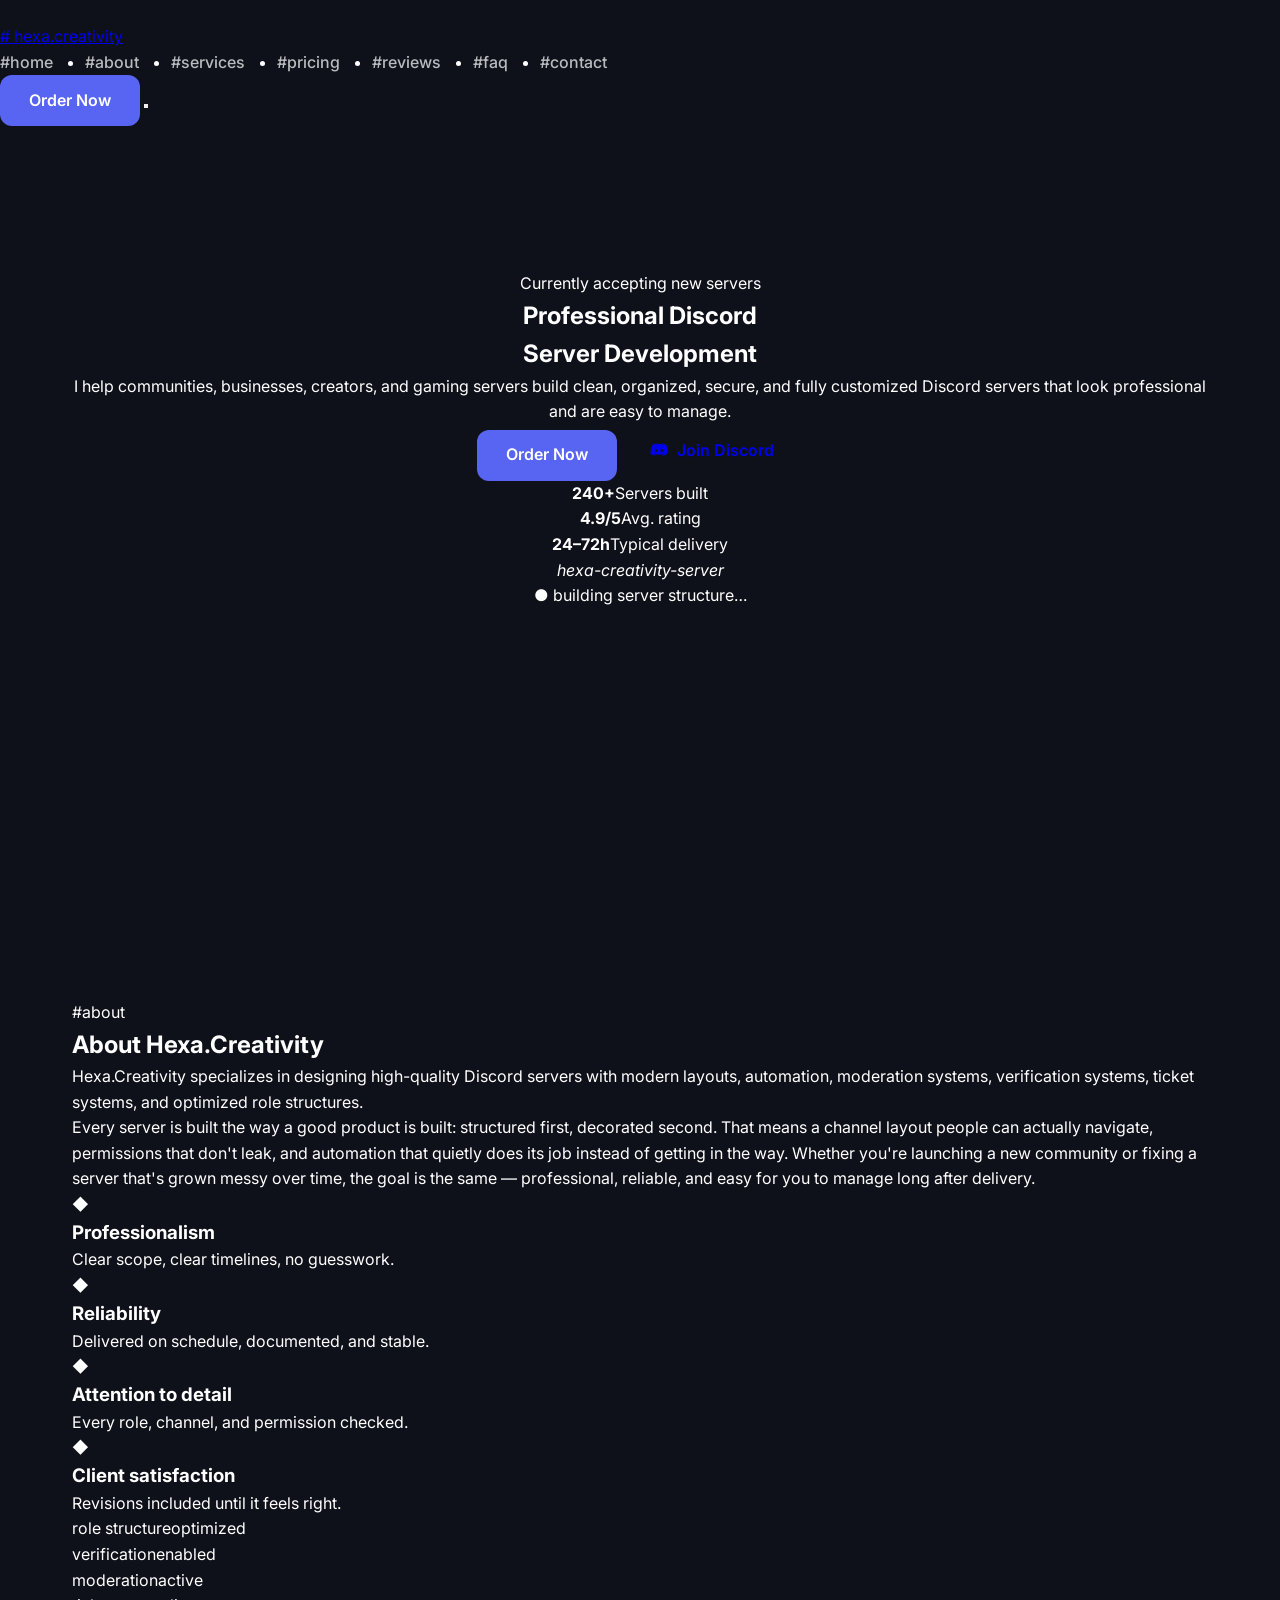
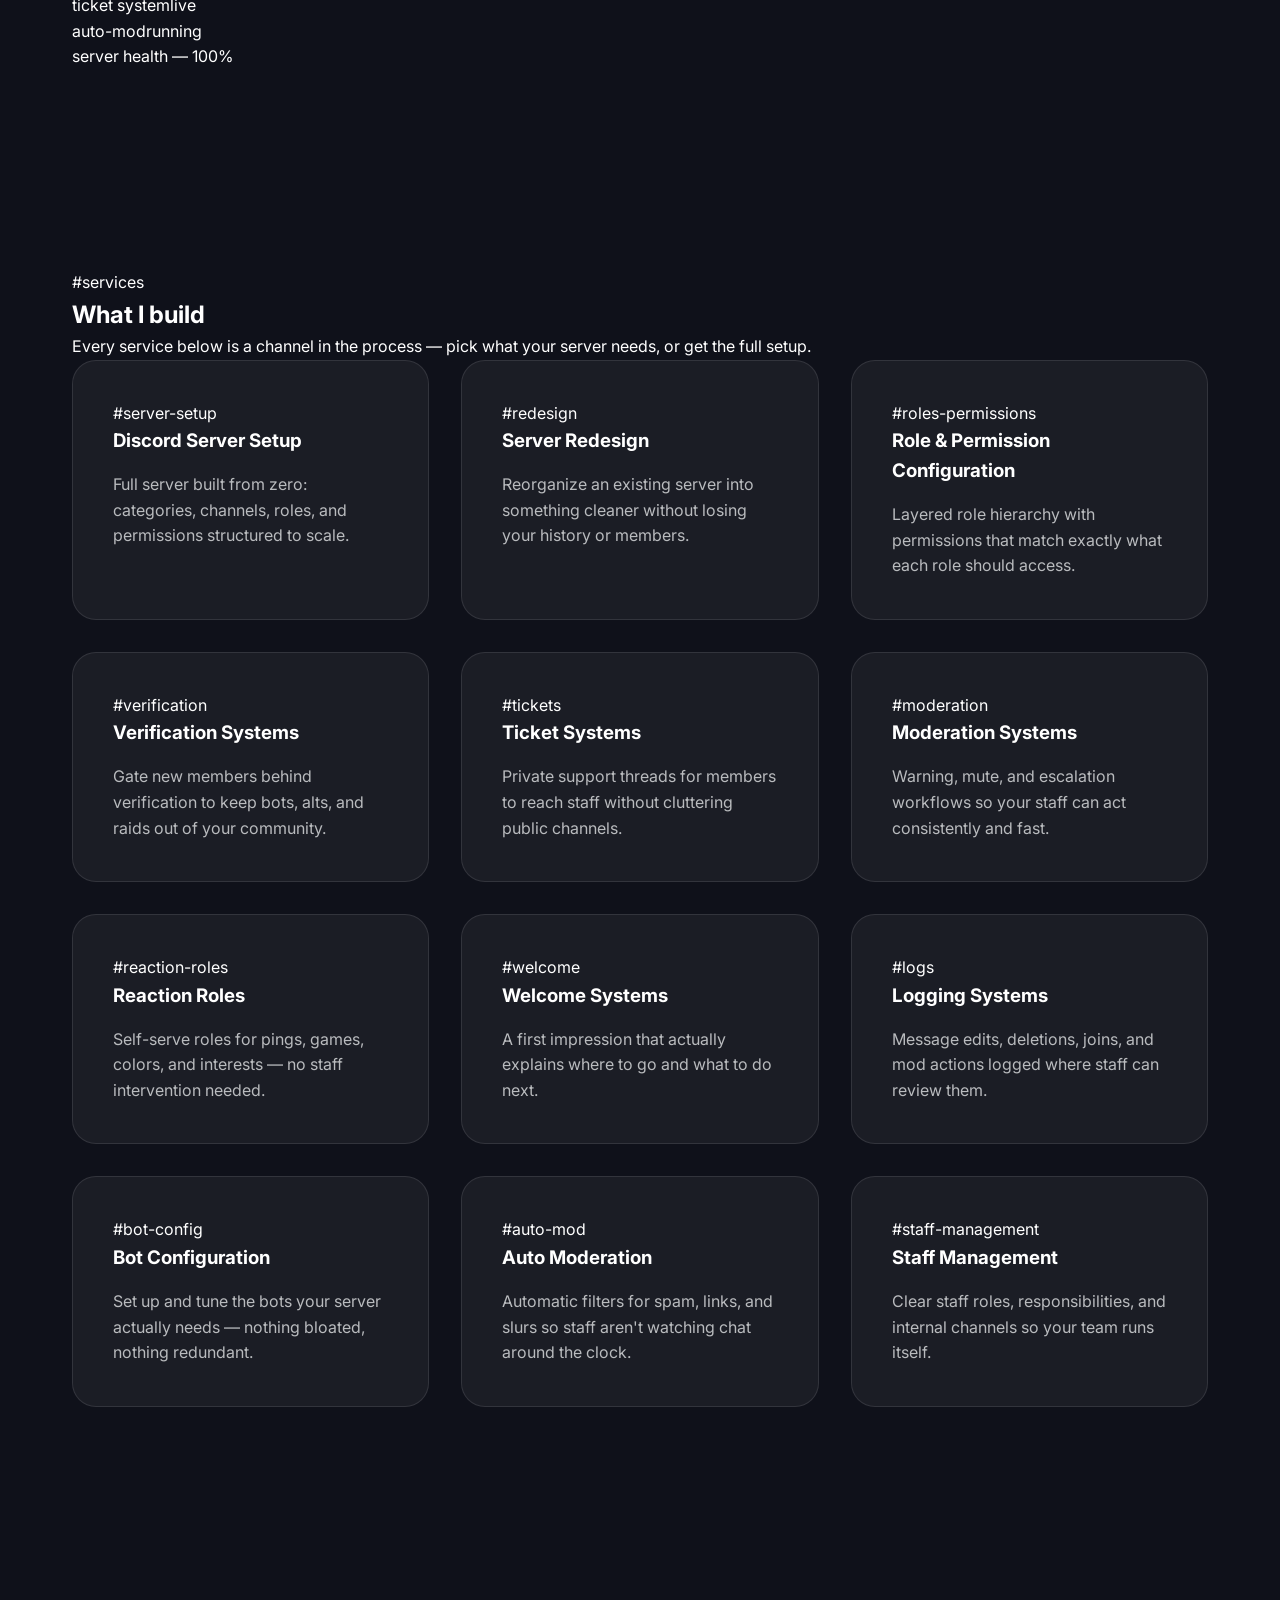
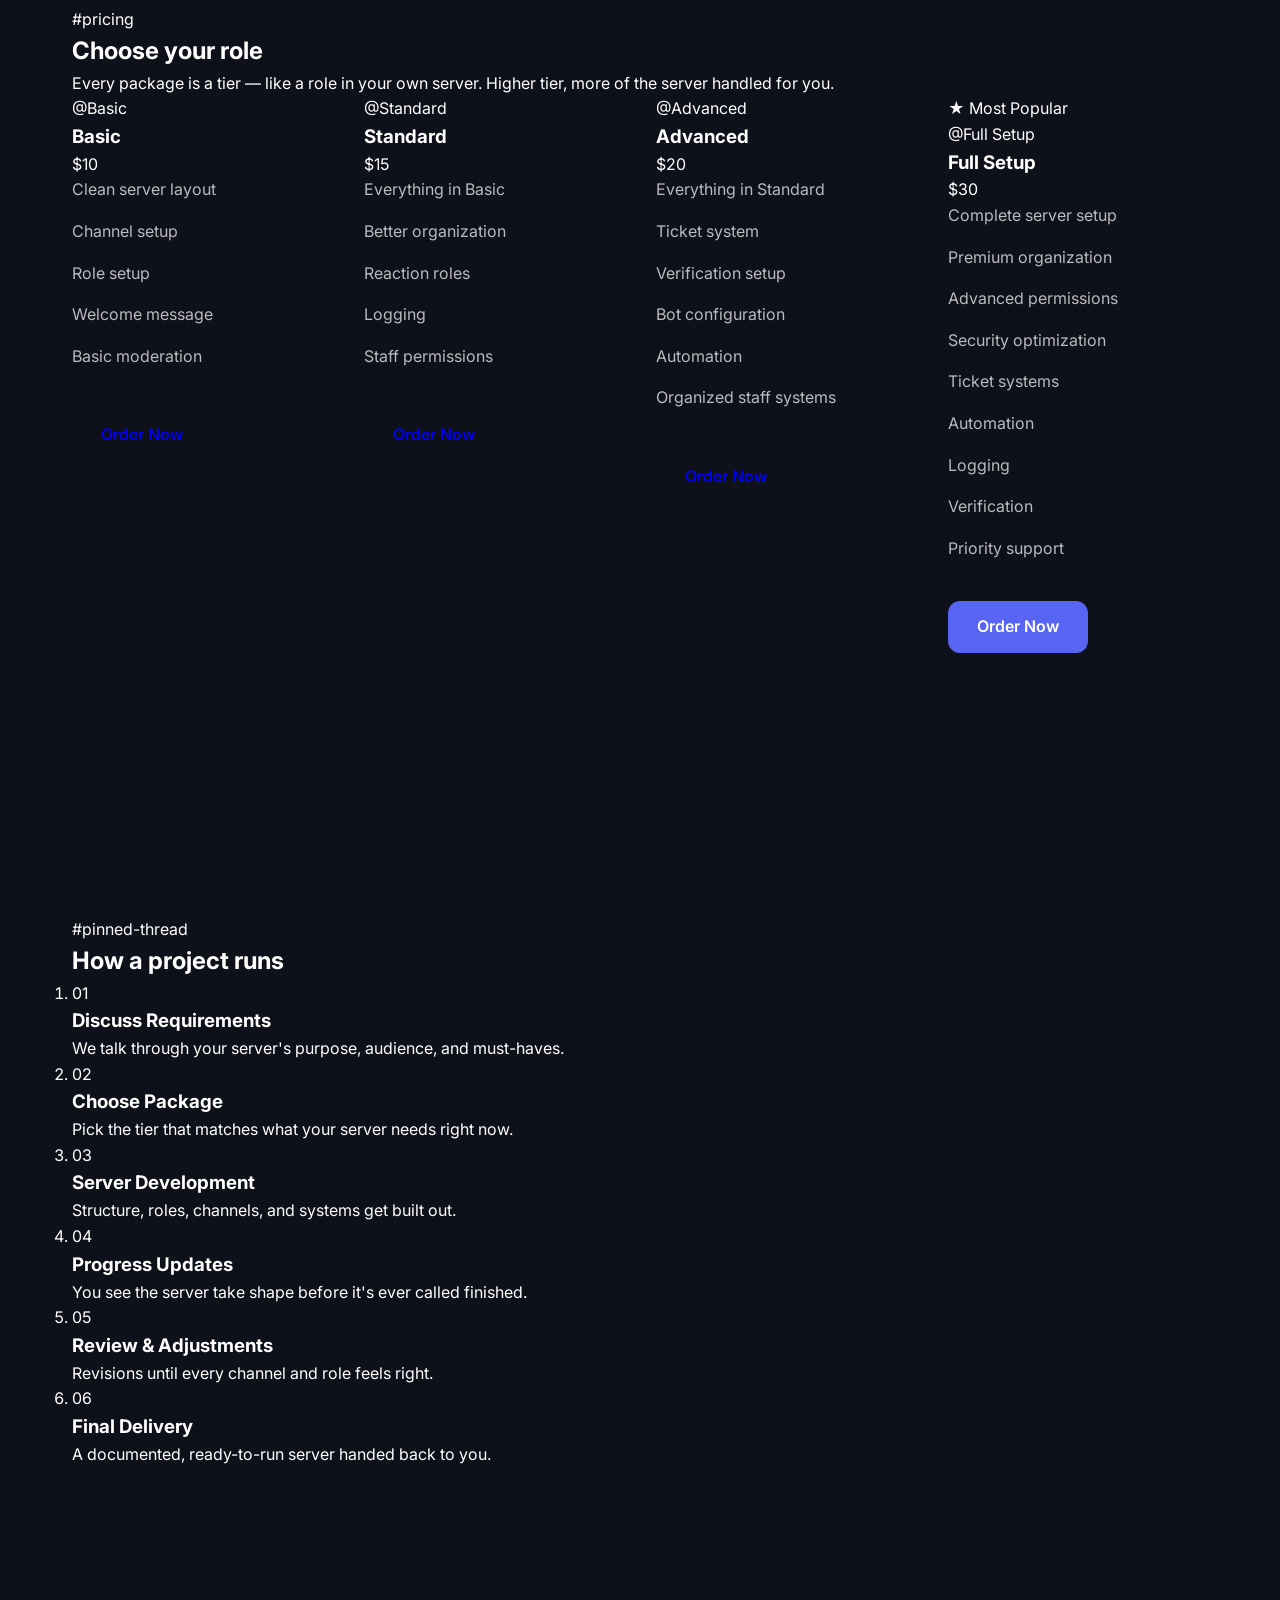
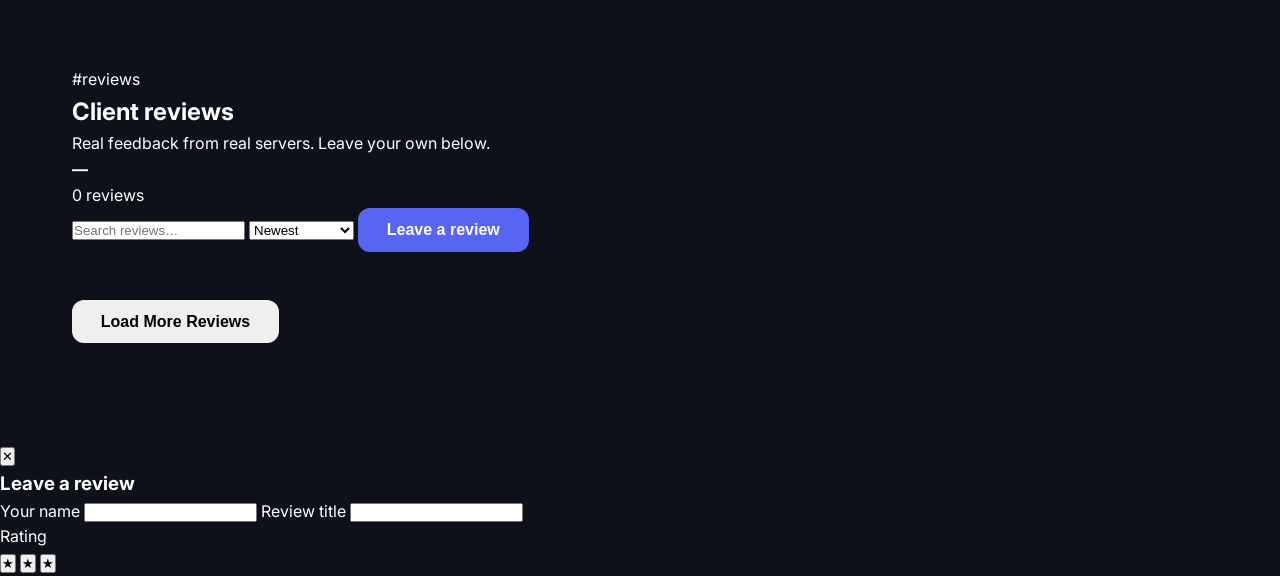
<file: Index.html>
<!DOCTYPE html>
<html lang="en">
<head>
<meta charset="UTF-8">
<meta name="viewport" content="width=device-width, initial-scale=1.0">
<title>Hexa.Creativity — Professional Discord Server Development</title>
<meta name="description" content="Hexa.Creativity builds clean, organized, secure, and fully customized Discord servers for communities, businesses, creators, and gaming servers. Setup, redesign, moderation, tickets, verification, automation.">
<meta name="keywords" content="Discord server setup, Discord server developer, Discord server design, Discord bot configuration, Discord moderation setup">
<meta name="author" content="Hexa.Creativity">
<link rel="canonical" href="https://hexacreativity.example/">

<!-- Open Graph -->
<meta property="og:type" content="website">
<meta property="og:title" content="Hexa.Creativity — Professional Discord Server Development">
<meta property="og:description" content="Clean, organized, secure Discord servers — built and managed by Hexa.Creativity.">
<meta property="og:image" content="assets/og-cover.png">
<meta property="og:url" content="https://hexacreativity.example/">
<meta property="og:site_name" content="Hexa.Creativity">

<!-- Twitter / X Card -->
<meta name="twitter:card" content="summary_large_image">
<meta name="twitter:title" content="Hexa.Creativity — Professional Discord Server Development">
<meta name="twitter:description" content="Clean, organized, secure Discord servers — built and managed by Hexa.Creativity.">
<meta name="twitter:image" content="assets/og-cover.png">
<meta name="twitter:site" content="@Labost909">

<link rel="icon" href="data:image/svg+xml,<svg xmlns=%22http://www.w3.org/2000/svg%22 viewBox=%220 0 100 100%22><text y=%22.9em%22 font-size=%2290%22 fill=%22%235865F2%22>#</text></svg>">
<link rel="preconnect" href="https://fonts.googleapis.com">
<link rel="preconnect" href="https://fonts.gstatic.com" crossorigin>
<link href="https://fonts.googleapis.com/css2?family=Sora:wght@400;600;700;800&family=Inter:wght@400;500;600;700&family=JetBrains+Mono:wght@400;500;600;700&display=swap" rel="stylesheet">
<link rel="stylesheet" href="style.css">
</head>
<body>

<div class="scroll-progress" id="scrollProgress" aria-hidden="true"></div>

<div class="noise-overlay" aria-hidden="true"></div>

<!-- ===== NAV ===== -->
<header class="site-header" id="siteHeader">
  <nav class="navbar" aria-label="Primary">
    <a href="#home" class="brand" aria-label="Hexa.Creativity home">
      <span class="brand-mark">#</span>
      <span class="brand-name">hexa<span class="brand-dot">.</span>creativity</span>
    </a>

    <ul class="nav-links" id="navLinks">
      <li><a href="#home" class="nav-link"><span class="channel-hash">#</span>home</a></li>
      <li><a href="#about" class="nav-link"><span class="channel-hash">#</span>about</a></li>
      <li><a href="#services" class="nav-link"><span class="channel-hash">#</span>services</a></li>
      <li><a href="#pricing" class="nav-link"><span class="channel-hash">#</span>pricing</a></li>
      <li><a href="#reviews" class="nav-link"><span class="channel-hash">#</span>reviews</a></li>
      <li><a href="#faq" class="nav-link"><span class="channel-hash">#</span>faq</a></li>
      <li><a href="#contact" class="nav-link"><span class="channel-hash">#</span>contact</a></li>
    </ul>

    <div class="nav-actions">
      <a href="#pricing" class="btn btn-primary btn-sm">Order Now</a>
      <button class="nav-toggle" id="navToggle" aria-label="Toggle menu" aria-expanded="false" aria-controls="navLinks">
        <span></span><span></span><span></span>
      </button>
    </div>
  </nav>
</header>

<main id="home">

  <!-- ===== HERO ===== -->
  <section class="hero" aria-label="Introduction">
    <div class="hero-bg" aria-hidden="true">
      <div class="hero-glow glow-1"></div>
      <div class="hero-glow glow-2"></div>
      <div class="hero-grid"></div>
    </div>

    <div class="hero-inner container">
      <div class="hero-copy fade-up">
        <span class="eyebrow"><span class="status-dot" aria-hidden="true"></span>Currently accepting new servers</span>
        <h1 class="hero-title">Professional Discord<br>Server Development</h1>
        <p class="hero-subtitle">I help communities, businesses, creators, and gaming servers build clean, organized, secure, and fully customized Discord servers that look professional and are easy to manage.</p>
        <div class="hero-actions">
          <a href="#pricing" class="btn btn-primary btn-lg">Order Now</a>
          <a href="https://discord.gg/VbtYQuGeNK" target="_blank" rel="noopener" class="btn btn-ghost btn-lg">
            <svg class="icon-discord" viewBox="0 0 24 24" width="20" height="20" aria-hidden="true"><path fill="currentColor" d="M20.3 5.3A18 18 0 0 0 15.6 4l-.3.6a13 13 0 0 1 4 1.8 15.6 15.6 0 0 0-13.6 0 13 13 0 0 1 4-1.8L9.4 4a18 18 0 0 0-4.7 1.3S1.5 10 1.9 16.5A18 18 0 0 0 7.4 19l.9-1.3a10.4 10.4 0 0 1-1.9-.9l.5-.3a13 13 0 0 0 10.2 0l.5.3a10.4 10.4 0 0 1-1.9.9l.9 1.3a18 18 0 0 0 5.5-2.5c.5-7.1-1.8-11.4-1.8-11.4ZM8.6 14.4c-.8 0-1.5-.8-1.5-1.7s.7-1.7 1.5-1.7 1.6.8 1.6 1.7-.7 1.7-1.6 1.7Zm6.8 0c-.8 0-1.5-.8-1.5-1.7s.7-1.7 1.5-1.7 1.6.8 1.6 1.7-.7 1.7-1.6 1.7Z"/></svg>
            Join Discord
          </a>
        </div>
        <div class="hero-stats">
          <div class="hero-stat"><strong id="statServers">240+</strong><span>Servers built</span></div>
          <div class="hero-stat"><strong id="statRating">4.9/5</strong><span>Avg. rating</span></div>
          <div class="hero-stat"><strong>24–72h</strong><span>Typical delivery</span></div>
        </div>
      </div>

      <div class="hero-visual fade-up" style="--delay:.15s" aria-hidden="true">
        <div class="server-mock">
          <div class="server-mock-topbar">
            <span></span><span></span><span></span>
            <em>hexa-creativity-server</em>
          </div>
          <div class="server-mock-body" id="serverMockBody">
            <!-- populated + animated via JS -->
          </div>
        </div>
        <div class="floating-chip chip-online">● building server structure…</div>
      </div>
    </div>
  </section>

  <!-- ===== ABOUT ===== -->
  <section id="about" class="section about-section">
    <div class="container about-grid">
      <div class="about-copy fade-up">
        <span class="section-eyebrow">#about</span>
        <h2 class="section-title">About Hexa.Creativity</h2>
        <p class="section-lead">Hexa.Creativity specializes in designing high-quality Discord servers with modern layouts, automation, moderation systems, verification systems, ticket systems, and optimized role structures.</p>
        <p>Every server is built the way a good product is built: structured first, decorated second. That means a channel layout people can actually navigate, permissions that don't leak, and automation that quietly does its job instead of getting in the way. Whether you're launching a new community or fixing a server that's grown messy over time, the goal is the same — professional, reliable, and easy for you to manage long after delivery.</p>
        <div class="about-pillars">
          <div class="pillar">
            <span class="pillar-icon" aria-hidden="true">◆</span>
            <div><h3>Professionalism</h3><p>Clear scope, clear timelines, no guesswork.</p></div>
          </div>
          <div class="pillar">
            <span class="pillar-icon" aria-hidden="true">◆</span>
            <div><h3>Reliability</h3><p>Delivered on schedule, documented, and stable.</p></div>
          </div>
          <div class="pillar">
            <span class="pillar-icon" aria-hidden="true">◆</span>
            <div><h3>Attention to detail</h3><p>Every role, channel, and permission checked.</p></div>
          </div>
          <div class="pillar">
            <span class="pillar-icon" aria-hidden="true">◆</span>
            <div><h3>Client satisfaction</h3><p>Revisions included until it feels right.</p></div>
          </div>
        </div>
      </div>
      <div class="about-visual fade-up" style="--delay:.1s">
        <div class="glass-card about-card">
          <div class="about-card-row"><span>role structure</span><span class="tag tag-done">optimized</span></div>
          <div class="about-card-row"><span>verification</span><span class="tag tag-done">enabled</span></div>
          <div class="about-card-row"><span>moderation</span><span class="tag tag-done">active</span></div>
          <div class="about-card-row"><span>ticket system</span><span class="tag tag-done">live</span></div>
          <div class="about-card-row"><span>auto-mod</span><span class="tag tag-done">running</span></div>
          <div class="about-card-progress"><div class="about-card-progress-bar"></div></div>
          <span class="about-card-caption">server health — 100%</span>
        </div>
      </div>
    </div>
  </section>

  <!-- ===== SERVICES ===== -->
  <section id="services" class="section services-section">
    <div class="container">
      <div class="section-head fade-up">
        <span class="section-eyebrow">#services</span>
        <h2 class="section-title">What I build</h2>
        <p class="section-lead">Every service below is a channel in the process — pick what your server needs, or get the full setup.</p>
      </div>

      <div class="services-grid">
        <article class="service-card fade-up">
          <span class="service-channel">#server-setup</span>
          <h3>Discord Server Setup</h3>
          <p>Full server built from zero: categories, channels, roles, and permissions structured to scale.</p>
        </article>
        <article class="service-card fade-up">
          <span class="service-channel">#redesign</span>
          <h3>Server Redesign</h3>
          <p>Reorganize an existing server into something cleaner without losing your history or members.</p>
        </article>
        <article class="service-card fade-up">
          <span class="service-channel">#roles-permissions</span>
          <h3>Role &amp; Permission Configuration</h3>
          <p>Layered role hierarchy with permissions that match exactly what each role should access.</p>
        </article>
        <article class="service-card fade-up">
          <span class="service-channel">#verification</span>
          <h3>Verification Systems</h3>
          <p>Gate new members behind verification to keep bots, alts, and raids out of your community.</p>
        </article>
        <article class="service-card fade-up">
          <span class="service-channel">#tickets</span>
          <h3>Ticket Systems</h3>
          <p>Private support threads for members to reach staff without cluttering public channels.</p>
        </article>
        <article class="service-card fade-up">
          <span class="service-channel">#moderation</span>
          <h3>Moderation Systems</h3>
          <p>Warning, mute, and escalation workflows so your staff can act consistently and fast.</p>
        </article>
        <article class="service-card fade-up">
          <span class="service-channel">#reaction-roles</span>
          <h3>Reaction Roles</h3>
          <p>Self-serve roles for pings, games, colors, and interests — no staff intervention needed.</p>
        </article>
        <article class="service-card fade-up">
          <span class="service-channel">#welcome</span>
          <h3>Welcome Systems</h3>
          <p>A first impression that actually explains where to go and what to do next.</p>
        </article>
        <article class="service-card fade-up">
          <span class="service-channel">#logs</span>
          <h3>Logging Systems</h3>
          <p>Message edits, deletions, joins, and mod actions logged where staff can review them.</p>
        </article>
        <article class="service-card fade-up">
          <span class="service-channel">#bot-config</span>
          <h3>Bot Configuration</h3>
          <p>Set up and tune the bots your server actually needs — nothing bloated, nothing redundant.</p>
        </article>
        <article class="service-card fade-up">
          <span class="service-channel">#auto-mod</span>
          <h3>Auto Moderation</h3>
          <p>Automatic filters for spam, links, and slurs so staff aren't watching chat around the clock.</p>
        </article>
        <article class="service-card fade-up">
          <span class="service-channel">#staff-management</span>
          <h3>Staff Management</h3>
          <p>Clear staff roles, responsibilities, and internal channels so your team runs itself.</p>
        </article>
      </div>
    </div>
  </section>

  <!-- ===== PRICING ===== -->
  <section id="pricing" class="section pricing-section">
    <div class="container">
      <div class="section-head fade-up">
        <span class="section-eyebrow">#pricing</span>
        <h2 class="section-title">Choose your role</h2>
        <p class="section-lead">Every package is a tier — like a role in your own server. Higher tier, more of the server handled for you.</p>
      </div>

      <div class="pricing-grid">

        <article class="price-card fade-up" data-tier="basic">
          <div class="price-role-badge">@Basic</div>
          <h3 class="price-name">Basic</h3>
          <p class="price-amount"><span>$</span>10</p>
          <ul class="price-features">
            <li>Clean server layout</li>
            <li>Channel setup</li>
            <li>Role setup</li>
            <li>Welcome message</li>
            <li>Basic moderation</li>
          </ul>
          <a href="#contact" class="btn btn-outline btn-block order-btn" data-tier="Basic — $10">Order Now</a>
        </article>

        <article class="price-card fade-up" data-tier="standard">
          <div class="price-role-badge">@Standard</div>
          <h3 class="price-name">Standard</h3>
          <p class="price-amount"><span>$</span>15</p>
          <ul class="price-features">
            <li>Everything in Basic</li>
            <li>Better organization</li>
            <li>Reaction roles</li>
            <li>Logging</li>
            <li>Staff permissions</li>
          </ul>
          <a href="#contact" class="btn btn-outline btn-block order-btn" data-tier="Standard — $15">Order Now</a>
        </article>

        <article class="price-card fade-up" data-tier="advanced">
          <div class="price-role-badge">@Advanced</div>
          <h3 class="price-name">Advanced</h3>
          <p class="price-amount"><span>$</span>20</p>
          <ul class="price-features">
            <li>Everything in Standard</li>
            <li>Ticket system</li>
            <li>Verification setup</li>
            <li>Bot configuration</li>
            <li>Automation</li>
            <li>Organized staff systems</li>
          </ul>
          <a href="#contact" class="btn btn-outline btn-block order-btn" data-tier="Advanced — $20">Order Now</a>
        </article>

        <article class="price-card price-card-popular fade-up" data-tier="full">
          <div class="popular-badge">★ Most Popular</div>
          <div class="price-role-badge price-role-badge-owner">@Full Setup</div>
          <h3 class="price-name">Full Setup</h3>
          <p class="price-amount"><span>$</span>30</p>
          <ul class="price-features">
            <li>Complete server setup</li>
            <li>Premium organization</li>
            <li>Advanced permissions</li>
            <li>Security optimization</li>
            <li>Ticket systems</li>
            <li>Automation</li>
            <li>Logging</li>
            <li>Verification</li>
            <li>Priority support</li>
          </ul>
          <a href="#contact" class="btn btn-primary btn-block order-btn" data-tier="Full Setup — $30">Order Now</a>
        </article>

      </div>
    </div>
  </section>

  <!-- ===== WORKFLOW ===== -->
  <section id="workflow" class="section workflow-section">
    <div class="container">
      <div class="section-head fade-up">
        <span class="section-eyebrow">#pinned-thread</span>
        <h2 class="section-title">How a project runs</h2>
      </div>
      <ol class="workflow-list">
        <li class="workflow-item fade-up"><span class="workflow-num">01</span><div><h3>Discuss Requirements</h3><p>We talk through your server's purpose, audience, and must-haves.</p></div></li>
        <li class="workflow-item fade-up"><span class="workflow-num">02</span><div><h3>Choose Package</h3><p>Pick the tier that matches what your server needs right now.</p></div></li>
        <li class="workflow-item fade-up"><span class="workflow-num">03</span><div><h3>Server Development</h3><p>Structure, roles, channels, and systems get built out.</p></div></li>
        <li class="workflow-item fade-up"><span class="workflow-num">04</span><div><h3>Progress Updates</h3><p>You see the server take shape before it's ever called finished.</p></div></li>
        <li class="workflow-item fade-up"><span class="workflow-num">05</span><div><h3>Review &amp; Adjustments</h3><p>Revisions until every channel and role feels right.</p></div></li>
        <li class="workflow-item fade-up"><span class="workflow-num">06</span><div><h3>Final Delivery</h3><p>A documented, ready-to-run server handed back to you.</p></div></li>
      </ol>
    </div>
  </section>

  <!-- ===== REVIEWS ===== -->
  <section id="reviews" class="section reviews-section">
    <div class="container">
      <div class="section-head fade-up">
        <span class="section-eyebrow">#reviews</span>
        <h2 class="section-title">Client reviews</h2>
        <p class="section-lead">Real feedback from real servers. Leave your own below.</p>
      </div>

      <div class="reviews-summary fade-up">
        <div class="reviews-summary-score">
          <strong id="avgRatingNum">—</strong>
          <div class="stars-static" id="avgRatingStars" aria-hidden="true"></div>
          <span id="totalReviewsLabel">0 reviews</span>
        </div>
        <div class="reviews-controls">
          <input type="search" id="reviewSearch" class="input" placeholder="Search reviews…" aria-label="Search reviews">
          <select id="reviewSort" class="input" aria-label="Sort reviews">
            <option value="newest">Newest</option>
            <option value="highest">Highest rating</option>
            <option value="lowest">Lowest rating</option>
          </select>
          <button class="btn btn-primary btn-sm" id="openReviewFormBtn" type="button">Leave a review</button>
        </div>
      </div>

      <div class="review-grid" id="reviewGrid" aria-live="polite"></div>

      <div class="reviews-loadmore-wrap">
        <button class="btn btn-outline" id="loadMoreBtn" type="button">Load More Reviews</button>
      </div>
    </div>
  </section>

  <!-- Review Form Modal -->
  <div class="modal-backdrop" id="reviewModalBackdrop">
    <div class="modal glass-card" role="dialog" aria-modal="true" aria-labelledby="reviewModalTitle">
      <button class="modal-close" id="closeReviewModal" aria-label="Close">✕</button>
      <h3 id="reviewModalTitle">Leave a review</h3>
      <form id="reviewForm" novalidate>
        <input type="hidden" id="editingId" value="">
        <label class="field">
          <span>Your name</span>
          <input type="text" id="reviewName" class="input" maxlength="40" required>
        </label>
        <label class="field">
          <span>Review title</span>
          <input type="text" id="reviewTitle" class="input" maxlength="60" required>
        </label>
        <div class="field">
          <span>Rating</span>
          <div class="star-picker" id="starPicker" role="radiogroup" aria-label="Rating">
            <button type="button" class="star-btn" data-value="1" aria-label="1 star">★</button>
            <button type="button" class="star-btn" data-value="2" aria-label="2 stars">★</button>
            <button type="button" class="star-btn" data-value="3" aria-label="3 stars">★</button>
            <button type="button" class="star-btn" data-value="4" aria-label="4
</file>
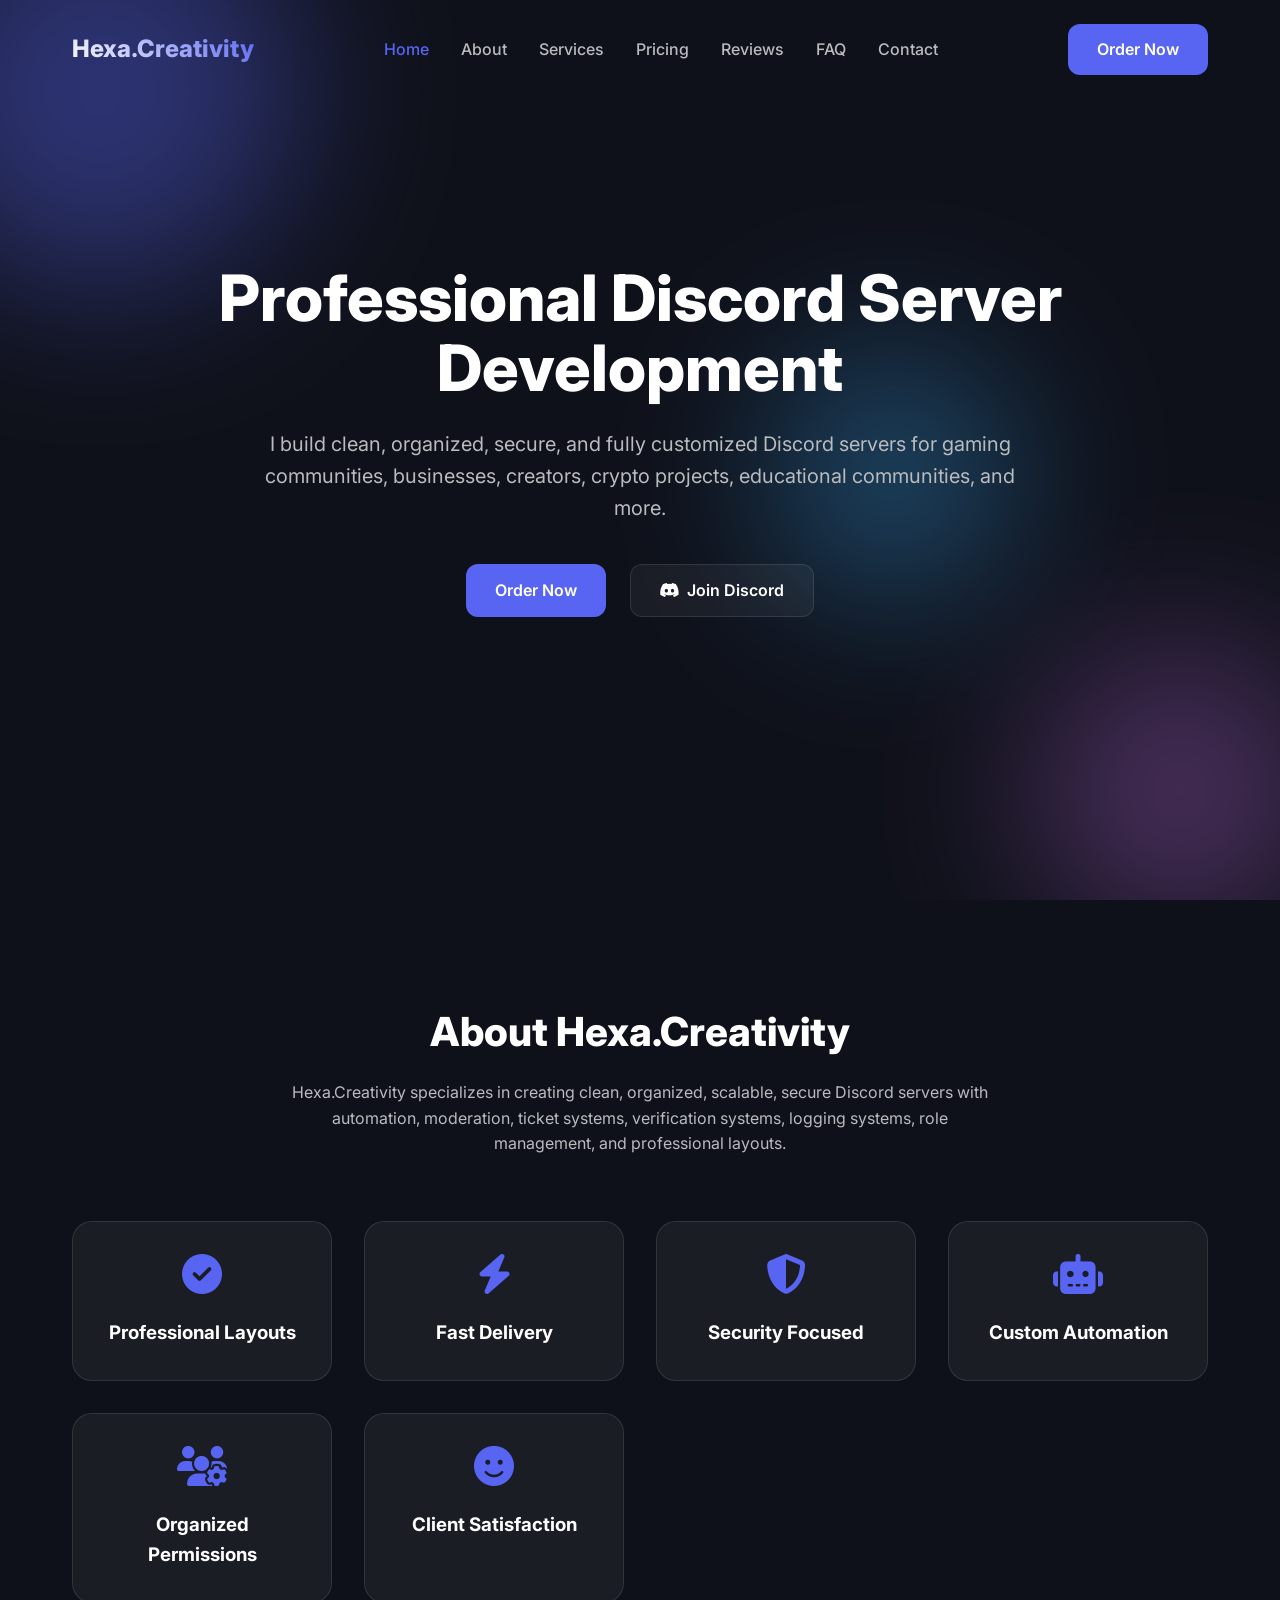
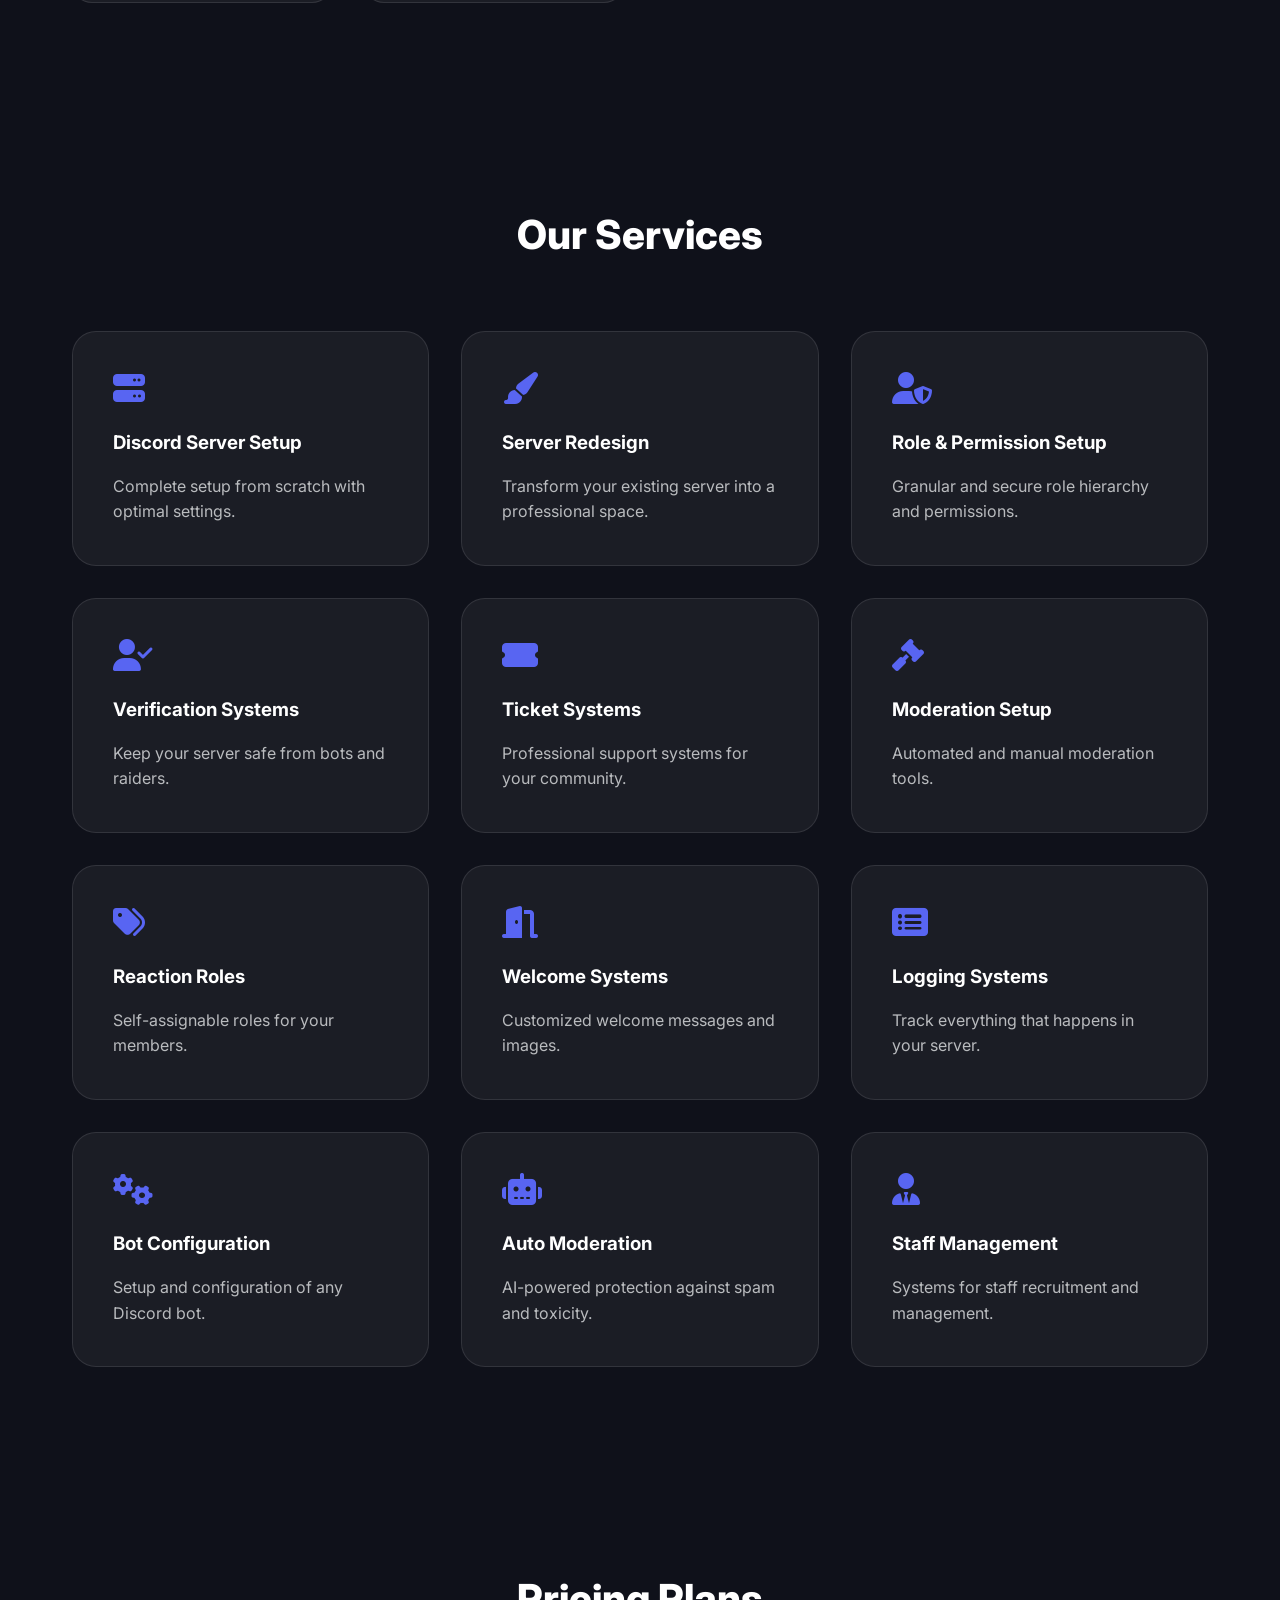
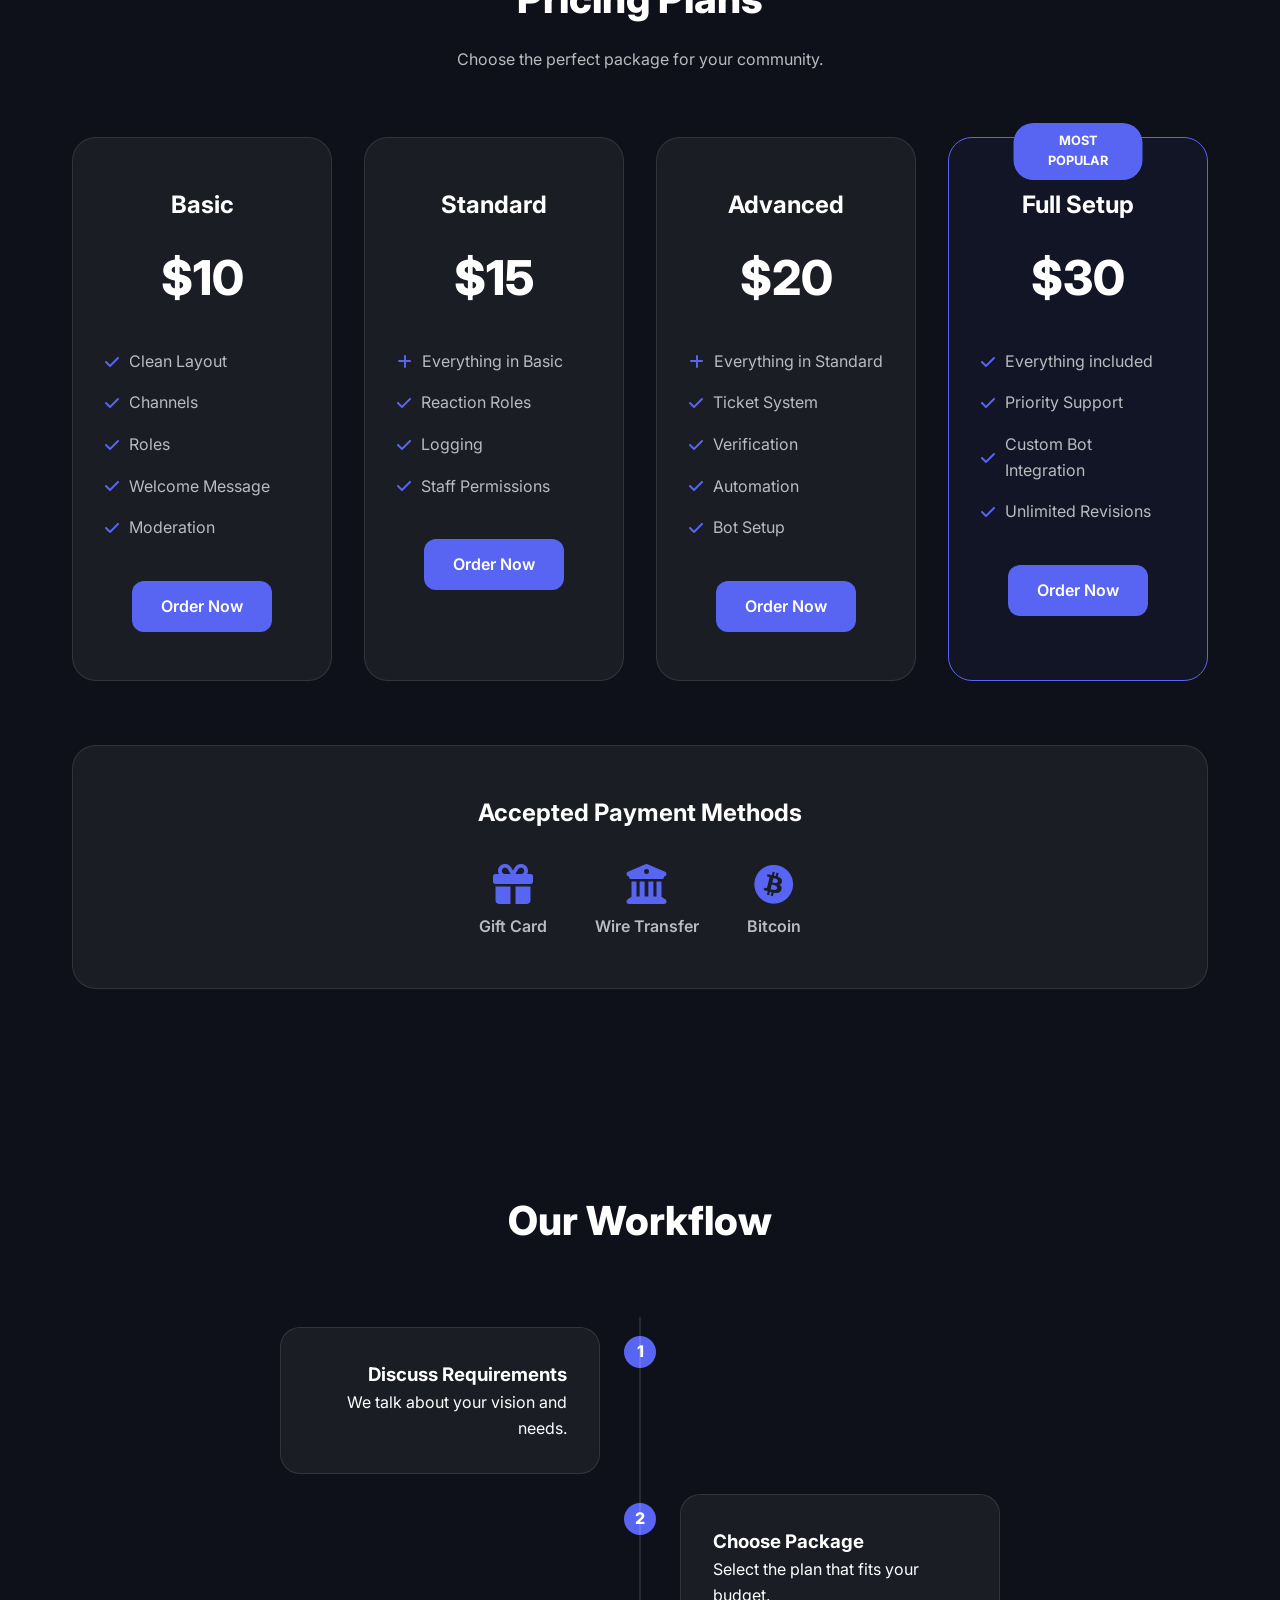
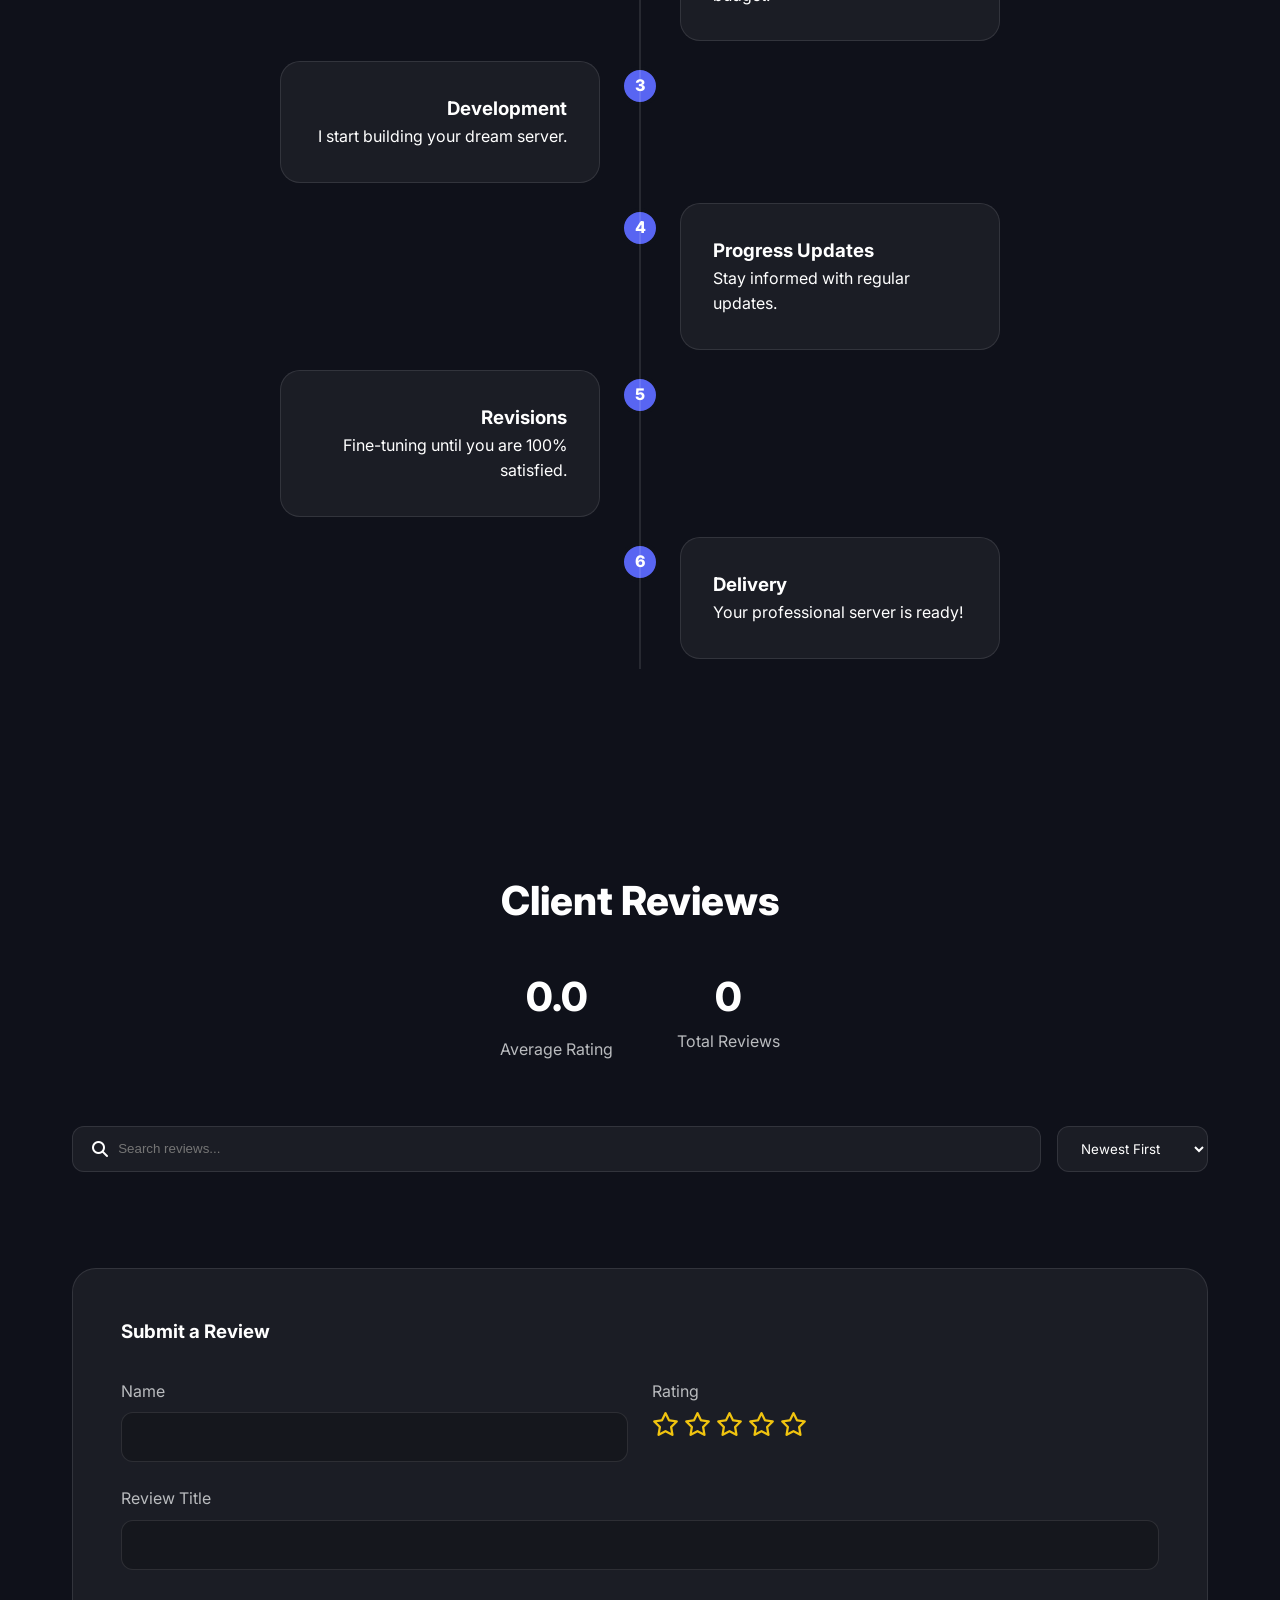
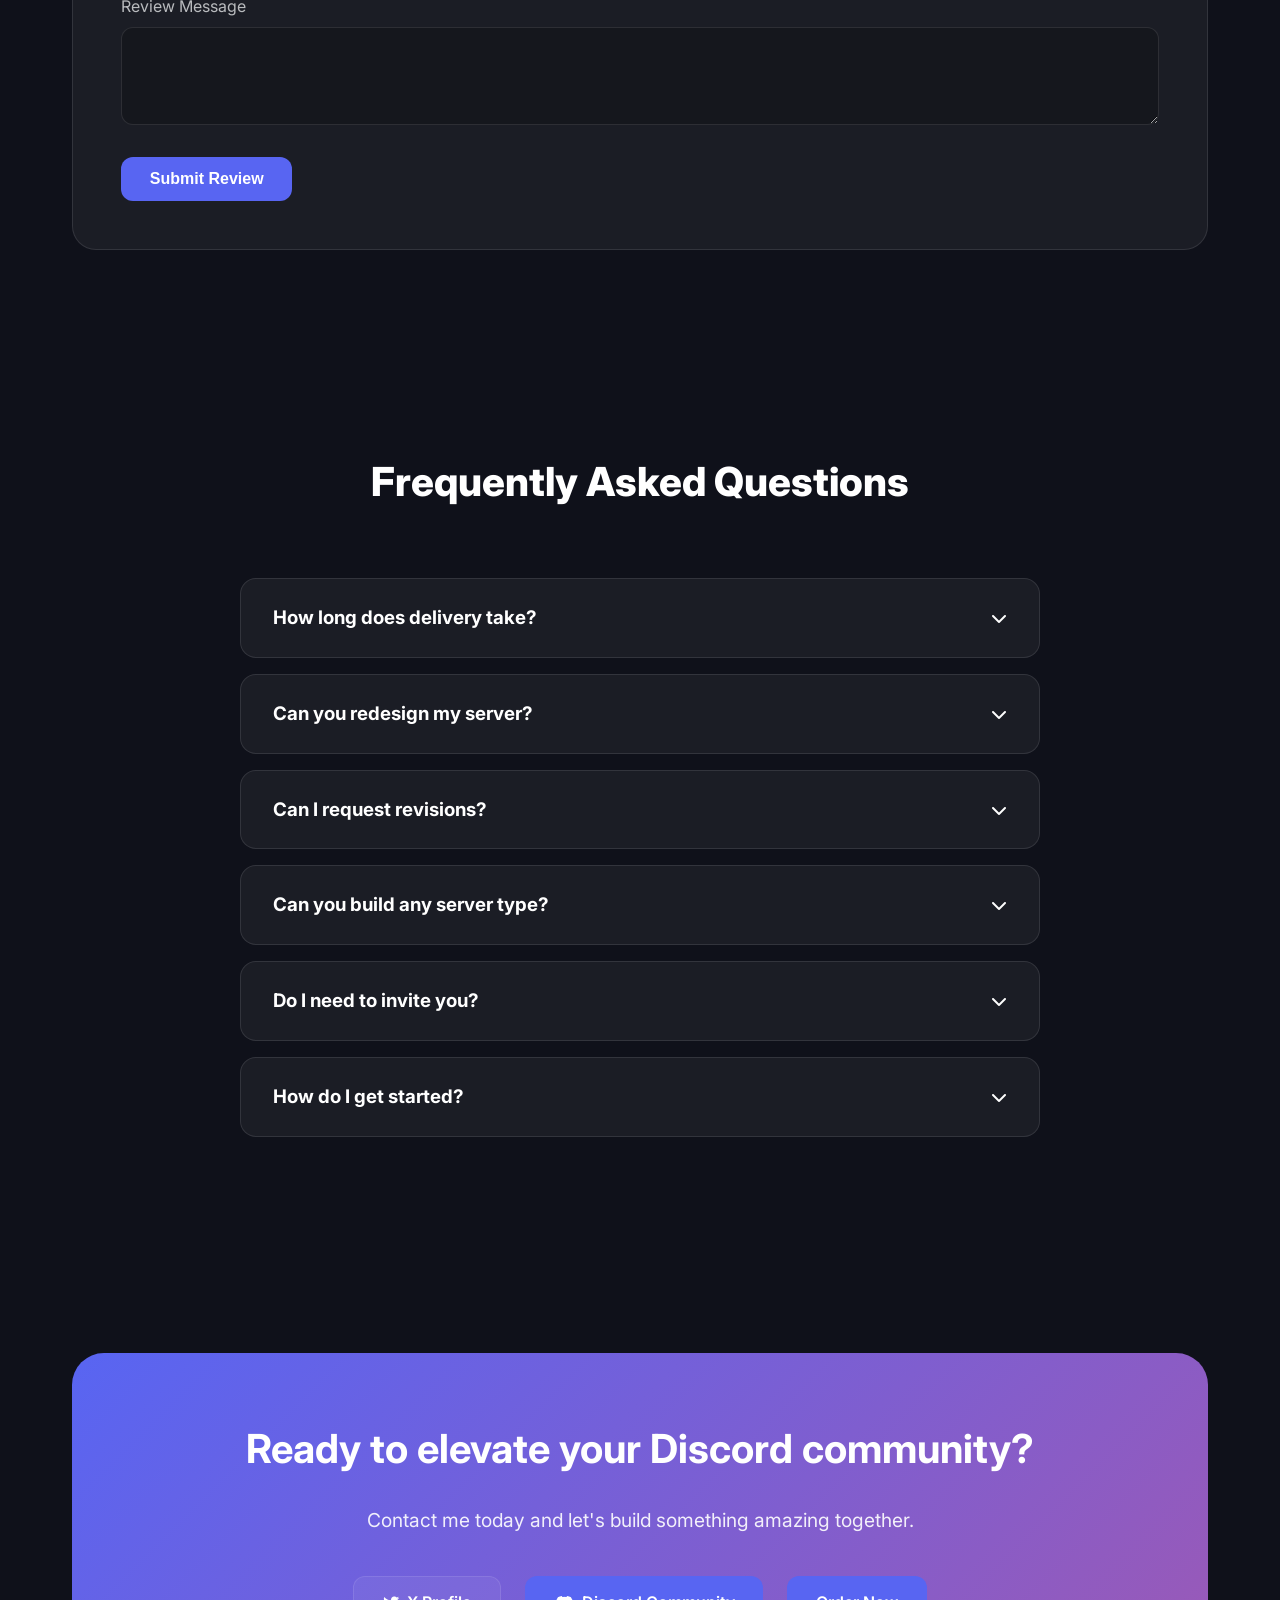
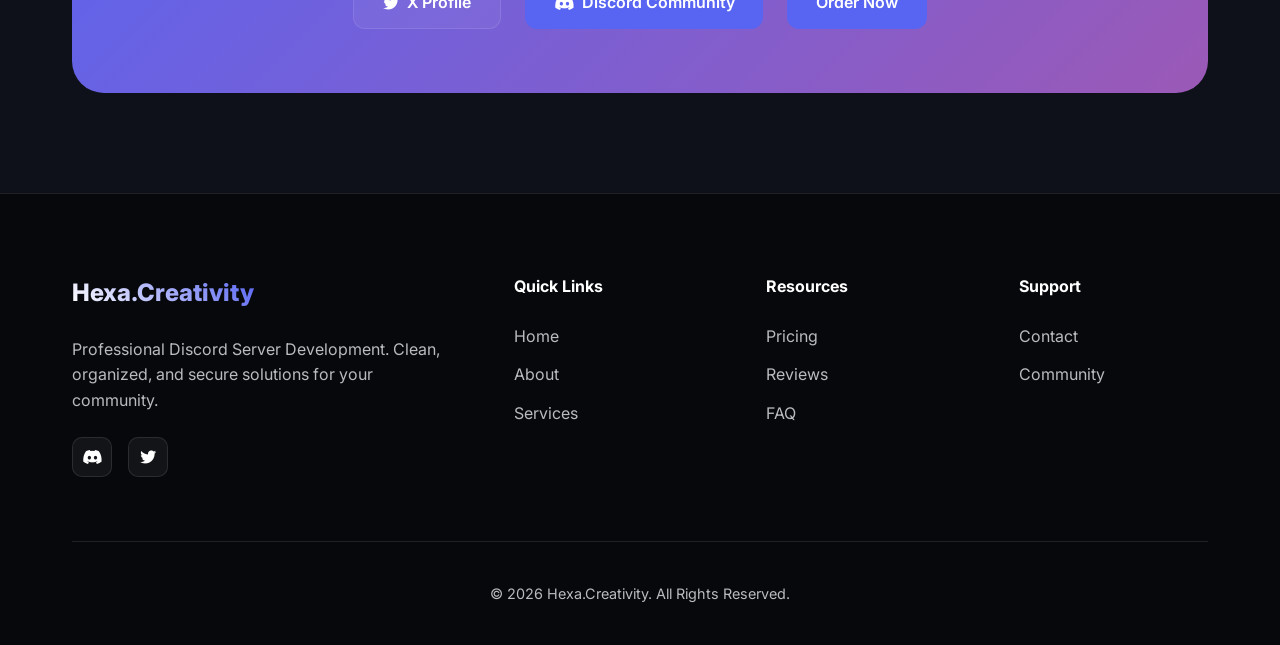
<file: index.html>
<!DOCTYPE html>
<html lang="en">
<head>
    <meta charset="UTF-8">
    <meta name="viewport" content="width=device-width, initial-scale=1.0">
    <title>Hexa.Creativity | Professional Discord Server Development</title>
    <link rel="stylesheet" href="style.css">
    <link rel="stylesheet" href="https://cdnjs.cloudflare.com/ajax/libs/font-awesome/6.4.0/css/all.min.css">
    <link rel="preconnect" href="https://fonts.googleapis.com">
    <link rel="preconnect" href="https://fonts.gstatic.com" crossorigin>
    <link href="https://fonts.googleapis.com/css2?family=Inter:wght@300;400;500;600;700;800&display=swap" rel="stylesheet">
</head>
<body class="dark-mode">
    <!-- Loading Animation -->
    <div id="loader" class="loader-wrapper">
        <div class="loader"></div>
    </div>

    <!-- Scroll Progress Bar -->
    <div class="progress-container">
        <div class="progress-bar" id="myBar"></div>
    </div>

    <!-- Navbar -->
    <nav class="navbar">
        <div class="container">
            <a href="#" class="logo">Hexa.Creativity</a>
            <div class="nav-links" id="navLinks">
                <a href="#home" class="nav-link active">Home</a>
                <a href="#about" class="nav-link">About</a>
                <a href="#services" class="nav-link">Services</a>
                <a href="#pricing" class="nav-link">Pricing</a>
                <a href="#reviews" class="nav-link">Reviews</a>
                <a href="#faq" class="nav-link">FAQ</a>
                <a href="#contact" class="nav-link">Contact</a>
            </div>
            <div class="nav-actions">
                <a href="https://discord.gg/VbtYQuGeNK" target="_blank" class="btn btn-primary order-btn">Order Now</a>
                <div class="hamburger" id="hamburger">
                    <span></span>
                    <span></span>
                    <span></span>
                </div>
            </div>
        </div>
    </nav>

    <!-- Hero Section -->
    <section id="home" class="hero">
        <div class="animated-bg">
            <div class="shape shape-1"></div>
            <div class="shape shape-2"></div>
            <div class="shape shape-3"></div>
        </div>
        <div class="container">
            <div class="hero-content">
                <h1 class="fade-in">Professional Discord Server Development</h1>
                <p class="fade-in">I build clean, organized, secure, and fully customized Discord servers for gaming communities, businesses, creators, crypto projects, educational communities, and more.</p>
                <div class="hero-btns fade-in">
                    <a href="https://discord.gg/VbtYQuGeNK" target="_blank" class="btn btn-primary">Order Now</a>
                    <a href="https://discord.gg/VbtYQuGeNK" target="_blank" class="btn btn-secondary"><i class="fab fa-discord"></i> Join Discord</a>
                </div>
            </div>
        </div>
    </section>

    <!-- About Section -->
    <section id="about" class="about">
        <div class="container">
            <div class="section-header">
                <h2 class="fade-in">About Hexa.Creativity</h2>
                <p class="fade-in">Hexa.Creativity specializes in creating clean, organized, scalable, secure Discord servers with automation, moderation, ticket systems, verification systems, logging systems, role management, and professional layouts.</p>
            </div>
            <div class="feature-grid">
                <div class="feature-card fade-in">
                    <i class="fas fa-check-circle"></i>
                    <h3>Professional Layouts</h3>
                </div>
                <div class="feature-card fade-in">
                    <i class="fas fa-bolt"></i>
                    <h3>Fast Delivery</h3>
                </div>
                <div class="feature-card fade-in">
                    <i class="fas fa-shield-alt"></i>
                    <h3>Security Focused</h3>
                </div>
                <div class="feature-card fade-in">
                    <i class="fas fa-robot"></i>
                    <h3>Custom Automation</h3>
                </div>
                <div class="feature-card fade-in">
                    <i class="fas fa-users-cog"></i>
                    <h3>Organized Permissions</h3>
                </div>
                <div class="feature-card fade-in">
                    <i class="fas fa-smile"></i>
                    <h3>Client Satisfaction</h3>
                </div>
            </div>
        </div>
    </section>

    <!-- Services Section -->
    <section id="services" class="services">
        <div class="container">
            <div class="section-header">
                <h2 class="fade-in">Our Services</h2>
            </div>
            <div class="services-grid">
                <div class="service-card fade-in">
                    <i class="fas fa-server"></i>
                    <h3>Discord Server Setup</h3>
                    <p>Complete setup from scratch with optimal settings.</p>
                </div>
                <div class="service-card fade-in">
                    <i class="fas fa-paint-brush"></i>
                    <h3>Server Redesign</h3>
                    <p>Transform your existing server into a professional space.</p>
                </div>
                <div class="service-card fade-in">
                    <i class="fas fa-user-shield"></i>
                    <h3>Role & Permission Setup</h3>
                    <p>Granular and secure role hierarchy and permissions.</p>
                </div>
                <div class="service-card fade-in">
                    <i class="fas fa-user-check"></i>
                    <h3>Verification Systems</h3>
                    <p>Keep your server safe from bots and raiders.</p>
                </div>
                <div class="service-card fade-in">
                    <i class="fas fa-ticket-alt"></i>
                    <h3>Ticket Systems</h3>
                    <p>Professional support systems for your community.</p>
                </div>
                <div class="service-card fade-in">
                    <i class="fas fa-gavel"></i>
                    <h3>Moderation Setup</h3>
                    <p>Automated and manual moderation tools.</p>
                </div>
                <div class="service-card fade-in">
                    <i class="fas fa-tags"></i>
                    <h3>Reaction Roles</h3>
                    <p>Self-assignable roles for your members.</p>
                </div>
                <div class="service-card fade-in">
                    <i class="fas fa-door-open"></i>
                    <h3>Welcome Systems</h3>
                    <p>Customized welcome messages and images.</p>
                </div>
                <div class="service-card fade-in">
                    <i class="fas fa-list-alt"></i>
                    <h3>Logging Systems</h3>
                    <p>Track everything that happens in your server.</p>
                </div>
                <div class="service-card fade-in">
                    <i class="fas fa-cogs"></i>
                    <h3>Bot Configuration</h3>
                    <p>Setup and configuration of any Discord bot.</p>
                </div>
                <div class="service-card fade-in">
                    <i class="fas fa-robot"></i>
                    <h3>Auto Moderation</h3>
                    <p>AI-powered protection against spam and toxicity.</p>
                </div>
                <div class="service-card fade-in">
                    <i class="fas fa-user-tie"></i>
                    <h3>Staff Management</h3>
                    <p>Systems for staff recruitment and management.</p>
                </div>
            </div>
        </div>
    </section>

    <!-- Pricing Section -->
    <section id="pricing" class="pricing">
        <div class="container">
            <div class="section-header">
                <h2 class="fade-in">Pricing Plans</h2>
                <p class="fade-in">Choose the perfect package for your community.</p>
            </div>
            <div class="pricing-grid">
                <!-- Basic -->
                <div class="pricing-card fade-in">
                    <div class="price-header">
                        <h3>Basic</h3>
                        <div class="price">$10</div>
                    </div>
                    <ul class="price-features">
                        <li><i class="fas fa-check"></i> Clean Layout</li>
                        <li><i class="fas fa-check"></i> Channels</li>
                        <li><i class="fas fa-check"></i> Roles</li>
                        <li><i class="fas fa-check"></i> Welcome Message</li>
                        <li><i class="fas fa-check"></i> Moderation</li>
                    </ul>
                    <a href="https://discord.gg/VbtYQuGeNK" target="_blank" class="btn btn-primary">Order Now</a>
                </div>
                <!-- Standard -->
                <div class="pricing-card fade-in">
                    <div class="price-header">
                        <h3>Standard</h3>
                        <div class="price">$15</div>
                    </div>
                    <ul class="price-features">
                        <li><i class="fas fa-plus"></i> Everything in Basic</li>
                        <li><i class="fas fa-check"></i> Reaction Roles</li>
                        <li><i class="fas fa-check"></i> Logging</li>
                        <li><i class="fas fa-check"></i> Staff Permissions</li>
                    </ul>
                    <a href="https://discord.gg/VbtYQuGeNK" target="_blank" class="btn btn-primary">Order Now</a>
                </div>
                <!-- Advanced -->
                <div class="pricing-card fade-in">
                    <div class="price-header">
                        <h3>Advanced</h3>
                        <div class="price">$20</div>
                    </div>
                    <ul class="price-features">
                        <li><i class="fas fa-plus"></i> Everything in Standard</li>
                        <li><i class="fas fa-check"></i> Ticket System</li>
                        <li><i class="fas fa-check"></i> Verification</li>
                        <li><i class="fas fa-check"></i> Automation</li>
                        <li><i class="fas fa-check"></i> Bot Setup</li>
                    </ul>
                    <a href="https://discord.gg/VbtYQuGeNK" target="_blank" class="btn btn-primary">Order Now</a>
                </div>
                <!-- Full Setup -->
                <div class="pricing-card popular fade-in">
                    <div class="popular-tag">MOST POPULAR</div>
                    <div class="price-header">
                        <h3>Full Setup</h3>
                        <div class="price">$30</div>
                    </div>
                    <ul class="price-features">
                        <li><i class="fas fa-check"></i> Everything included</li>
                        <li><i class="fas fa-check"></i> Priority Support</li>
                        <li><i class="fas fa-check"></i> Custom Bot Integration</li>
                        <li><i class="fas fa-check"></i> Unlimited Revisions</li>
                    </ul>
                    <a href="https://discord.gg/VbtYQuGeNK" target="_blank" class="btn btn-primary">Order Now</a>
                </div>
            </div>
            
            <!-- Payment Methods -->
            <div class="payment-methods fade-in">
                <h3>Accepted Payment Methods</h3>
                <div class="payment-icons">
                    <div class="payment-item" title="Gift Card">
                        <i class="fas fa-gift"></i>
                        <span>Gift Card</span>
                    </div>
                    <div class="payment-item" title="Wire Transfer">
                        <i class="fas fa-university"></i>
                        <span>Wire Transfer</span>
                    </div>
                    <div class="payment-item" title="Bitcoin">
                        <i class="fab fa-bitcoin"></i>
                        <span>Bitcoin</span>
                    </div>
                </div>
            </div>
        </div>
    </section>

    <!-- Workflow Section -->
    <section id="workflow" class="workflow">
        <div class="container">
            <div class="section-header">
                <h2 class="fade-in">Our Workflow</h2>
            </div>
            <div class="timeline">
                <div class="timeline-item fade-in">
                    <div class="timeline-number">1</div>
                    <div class="timeline-content">
                        <h3>Discuss Requirements</h3>
                        <p>We talk about your vision and needs.</p>
                    </div>
                </div>
                <div class="timeline-item fade-in">
                    <div class="timeline-number">2</div>
                    <div class="timeline-content">
                        <h3>Choose Package</h3>
                        <p>Select the plan that fits your budget.</p>
                    </div>
                </div>
                <div class="timeline-item fade-in">
                    <div class="timeline-number">3</div>
                    <div class="timeline-content">
                        <h3>Development</h3>
                        <p>I start building your dream server.</p>
                    </div>
                </div>
                <div class="timeline-item fade-in">
                    <div class="timeline-number">4</div>
                    <div class="timeline-content">
                        <h3>Progress Updates</h3>
                        <p>Stay informed with regular updates.</p>
                    </div>
                </div>
                <div class="timeline-item fade-in">
                    <div class="timeline-number">5</div>
                    <div class="timeline-content">
                        <h3>Revisions</h3>
                        <p>Fine-tuning until you are 100% satisfied.</p>
                    </div>
                </div>
                <div class="timeline-item fade-in">
                    <div class="timeline-number">6</div>
                    <div class="timeline-content">
                        <h3>Delivery</h3>
                        <p>Your professional server is ready!</p>
                    </div>
                </div>
            </div>
        </div>
    </section>

    <!-- Reviews Section -->
    <section id="reviews" class="reviews">
        <div class="container">
            <div class="section-header">
                <h2 class="fade-in">Client Reviews</h2>
                <div class="stats fade-in">
                    <div class="stat-item">
                        <div class="stat-value" id="avgRating">0.0</div>
                        <div class="stat-stars" id="avgStars"></div>
                        <div class="stat-label">Average Rating</div>
                    </div>
                    <div class="stat-item">
                        <div class="stat-value" id="totalReviews">0</div>
                        <div class="stat-label">Total Reviews</div>
                    </div>
                </div>
            </div>

            <div class="review-controls fade-in">
                <div class="search-box">
                    <i class="fas fa-search"></i>
                    <input type="text" id="reviewSearch" placeholder="Search reviews...">
                </div>
                <div class="sort-box">
                    <select id="reviewSort">
                        <option value="newest">Newest First</option>
                        <option value="oldest">Oldest First</option>
                        <option value="highest">Highest Rating</option>
                        <option value="lowest">Lowest Rating</option>
                    </select>
                </div>
            </div>

            <div class="review-grid" id="reviewGrid">
                <!-- Reviews will be loaded here via JS -->
            </div>
            
            <div class="load-more-container fade-in">
                <button id="loadMoreBtn" class="btn btn-secondary">Load More</button>
            </div>

            <div class="submit-review fade-in">
                <h3>Submit a Review</h3>
                <form id="reviewForm">
                    <div class="form-row">
                        <div class="form-group">
                            <label>Name</label>
                            <input type="text" id="revName" required>
                        </div>
                        <div class="form-group">
                            <label>Rating</label>
                            <div class="star-rating" id="starInput">
                                <i class="far fa-star" data-rating="1"></i>
                                <i class="far fa-star" data-rating="2"></i>
                                <i class="far fa-star" data-rating="3"></i>
                                <i class="far fa-star" data-rating="4"></i>
                                <i class="far fa-star" data-rating="5"></i>
                            </div>
                            <input type="hidden" id="revRating" value="0">
                        </div>
                    </div>
                    <div class="form-group">
                        <label>Review Title</label>
                        <input type="text" id="revTitle" required>
                    </div>
                    <div class="form-group">
                        <label>Review Message</label>
                        <textarea id="revMessage" rows="4" required></textarea>
                    </div>
                    <button type="submit" class="btn btn-primary">Submit Review</button>
                </form>
            </div>
        </div>
    </section>

    <!-- FAQ Section -->
    <section id="faq" class="faq">
        <div class="container">
            <div class="section-header">
                <h2 class="fade-in">Frequently Asked Questions</h2>
            </div>
            <div class="accordion">
                <div class="accordion-item fade-in">
                    <div class="accordion-header">
                        <h3>How long does delivery take?</h3>
                        <i class="fas fa-chevron-down"></i>
                    </div>
                    <div class="accordion-content">
                        <p>Delivery time depends on the package selected. Basic setups usually take 24-48 hours, while Advanced and Full Setups can take 3-5 days.</p>
                    </div>
                </div>
                <div class="accordion-item fade-in">
                    <div class="accordion-header">
                        <h3>Can you redesign my server?</h3>
                        <i class="fas fa-chevron-down"></i>
                    </div>
                    <div class="accordion-content">
                        <p>Yes! I can take your existing server and completely transform it with professional layouts, roles, and systems without losing your current members.</p>
                    </div>
                </div>
                <div class="accordion-item fade-in">
                    <div class="accordion-header">
                        <h3>Can I request revisions?</h3>
                        <i class="fas fa-chevron-down"></i>
                    </div>
                    <div class="accordion-content">
                        <p>Absolutely. Your satisfaction is my priority. Each package includes a certain number of revisions to ensure everything is perfect.</p>
                    </div>
                </div>
                <div class="accordion-item fade-in">
                    <div class="accordion-header">
                        <h3>Can you build any server type?</h3>
                        <i class="fas fa-chevron-down"></i>
                    </div>
                    <div class="accordion-content">
                        <p>Yes, I have experience building servers for gaming, NFT/Crypto, educational purposes, businesses, and private social communities.</p>
                    </div>
                </div>
                <div class="accordion-item fade-in">
                    <div class="accordion-header">
                        <h3>Do I need to invite you?</h3>
                        <i class="fas fa-chevron-down"></i>
                    </div>
                    <div class="accordion-content">
                        <p>Yes, you will need to provide me with Administrative permissions or invite me to the server to perform the setup. I follow strict security protocols.</p>
                    </div>
                </div>
                <div class="accordion-item fade-in">
                    <div class="accordion-header">
                        <h3>How do I get started?</h3>
                        <i class="fas fa-chevron-down"></i>
                    </div>
                    <div class="accordion-content">
                        <p>Simply click the "Order Now" button, choose your package, and contact me via Discord or the contact form to discuss your requirements.</p>
                    </div>
                </div>
            </div>
        </div>
    </section>

    <!-- Contact Section -->
    <section id="contact" class="contact">
        <div class="container">
            <div class="contact-card fade-in">
                <h2>Ready to elevate your Discord community?</h2>
                <p>Contact me today and let's build something amazing together.</p>
                <div class="contact-btns">
                    <a href="https://x.com/Labost909" target="_blank" class="btn btn-secondary"><i class="fab fa-twitter"></i> X Profile</a>
                    <a href="https://discord.gg/VbtYQuGeNK" target="_blank" class="btn btn-primary"><i class="fab fa-discord"></i> Discord Community</a>
                    <a href="https://discord.gg/VbtYQuGeNK" target="_blank" class="btn btn-primary">Order Now</a>
                </div>
            </div>
        </div>
    </section>

    <!-- Footer -->
    <footer class="footer">
        <div class="container">
            <div class="footer-grid">
                <div class="footer-info">
                    <a href="#" class="logo">Hexa.Creativity</a>
                    <p>Professional Discord Server Development. Clean, organized, and secure solutions for your community.</p>
                    <div class="social-links">
                        <a href="https://discord.gg/VbtYQuGeNK" target="_blank"><i class="fab fa-discord"></i></a>
                        <a href="https://x.com/Labost909" target="_blank"><i class="fab fa-twitter"></i></a>
                    </div>
                </div>
                <div class="footer-links">
                    <h4>Quick Links</h4>
                    <a href="#home">Home</a>
                    <a href="#about">About</a>
                    <a href="#services">Services</a>
                </div>
                <div class="footer-links">
                    <h4>Resources</h4>
                    <a href="#pricing">Pricing</a>
                    <a href="#reviews">Reviews</a>
                    <a href="#faq">FAQ</a>
                </div>
                <div class="footer-links">
                    <h4>Support</h4>
                    <a href="#contact">Contact</a>
                    <a href="https://discord.gg/VbtYQuGeNK">Community</a>
                </div>
            </div>
            <div class="footer-bottom">
                <p>&copy; 2026 Hexa.Creativity. All Rights Reserved.</p>
            </div>
        </div>
    </footer>

    <!-- Back to Top -->
    <button id="backToTop" title="Go to top"><i class="fas fa-arrow-up"></i></button>

    <script src="script.js"></script>
</body>
</html>
</file>
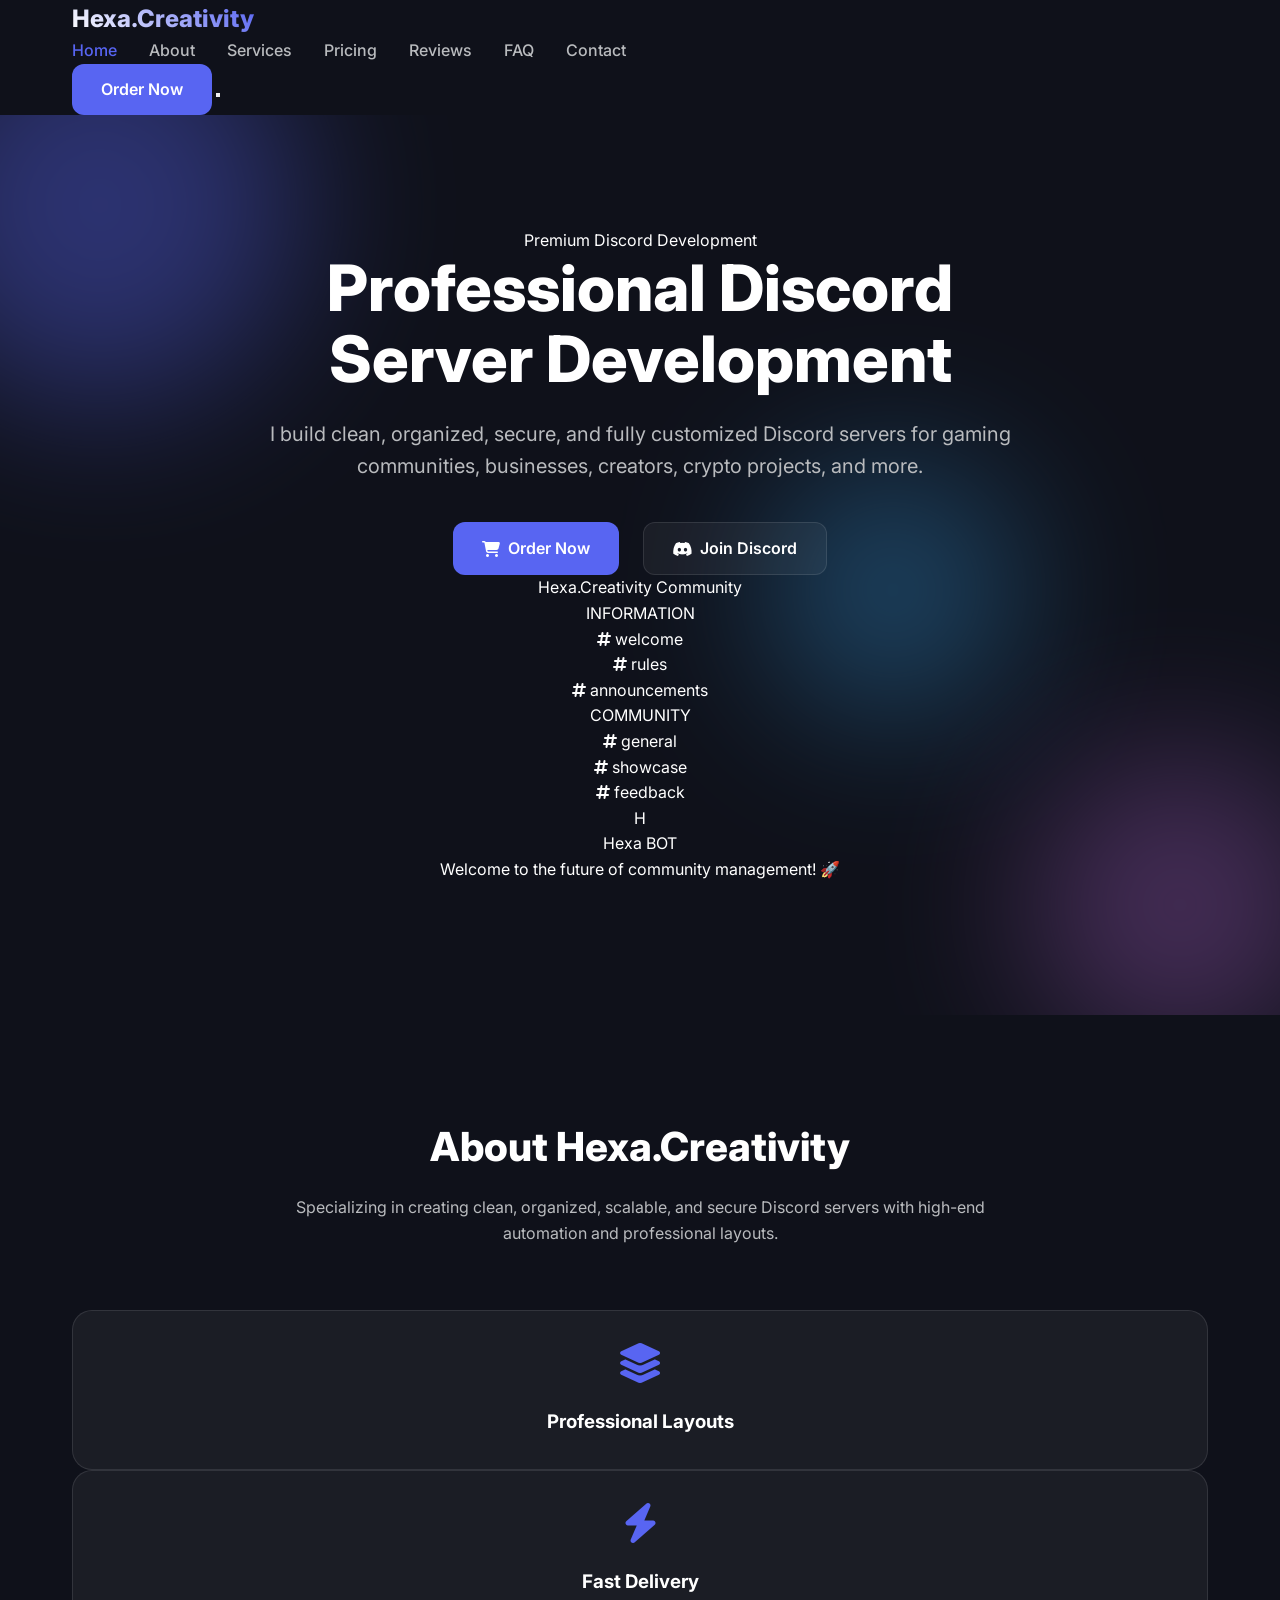
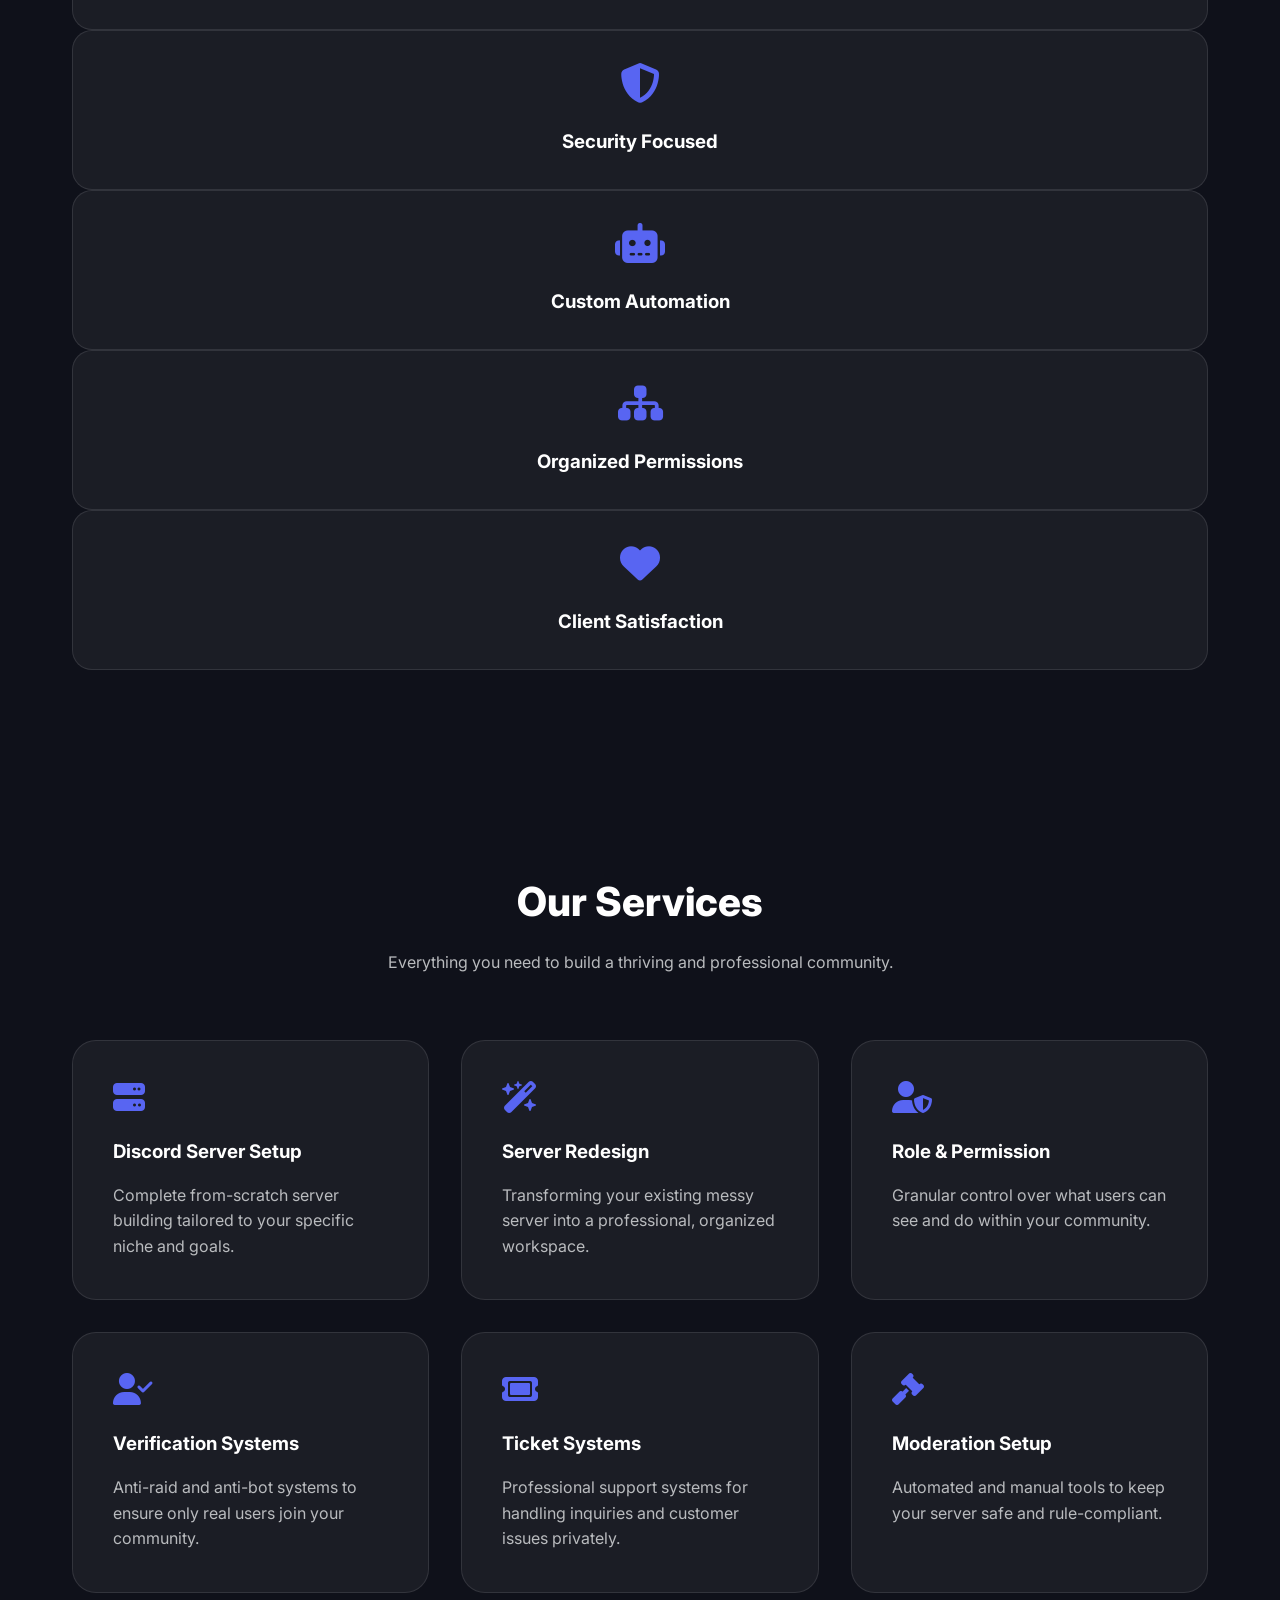
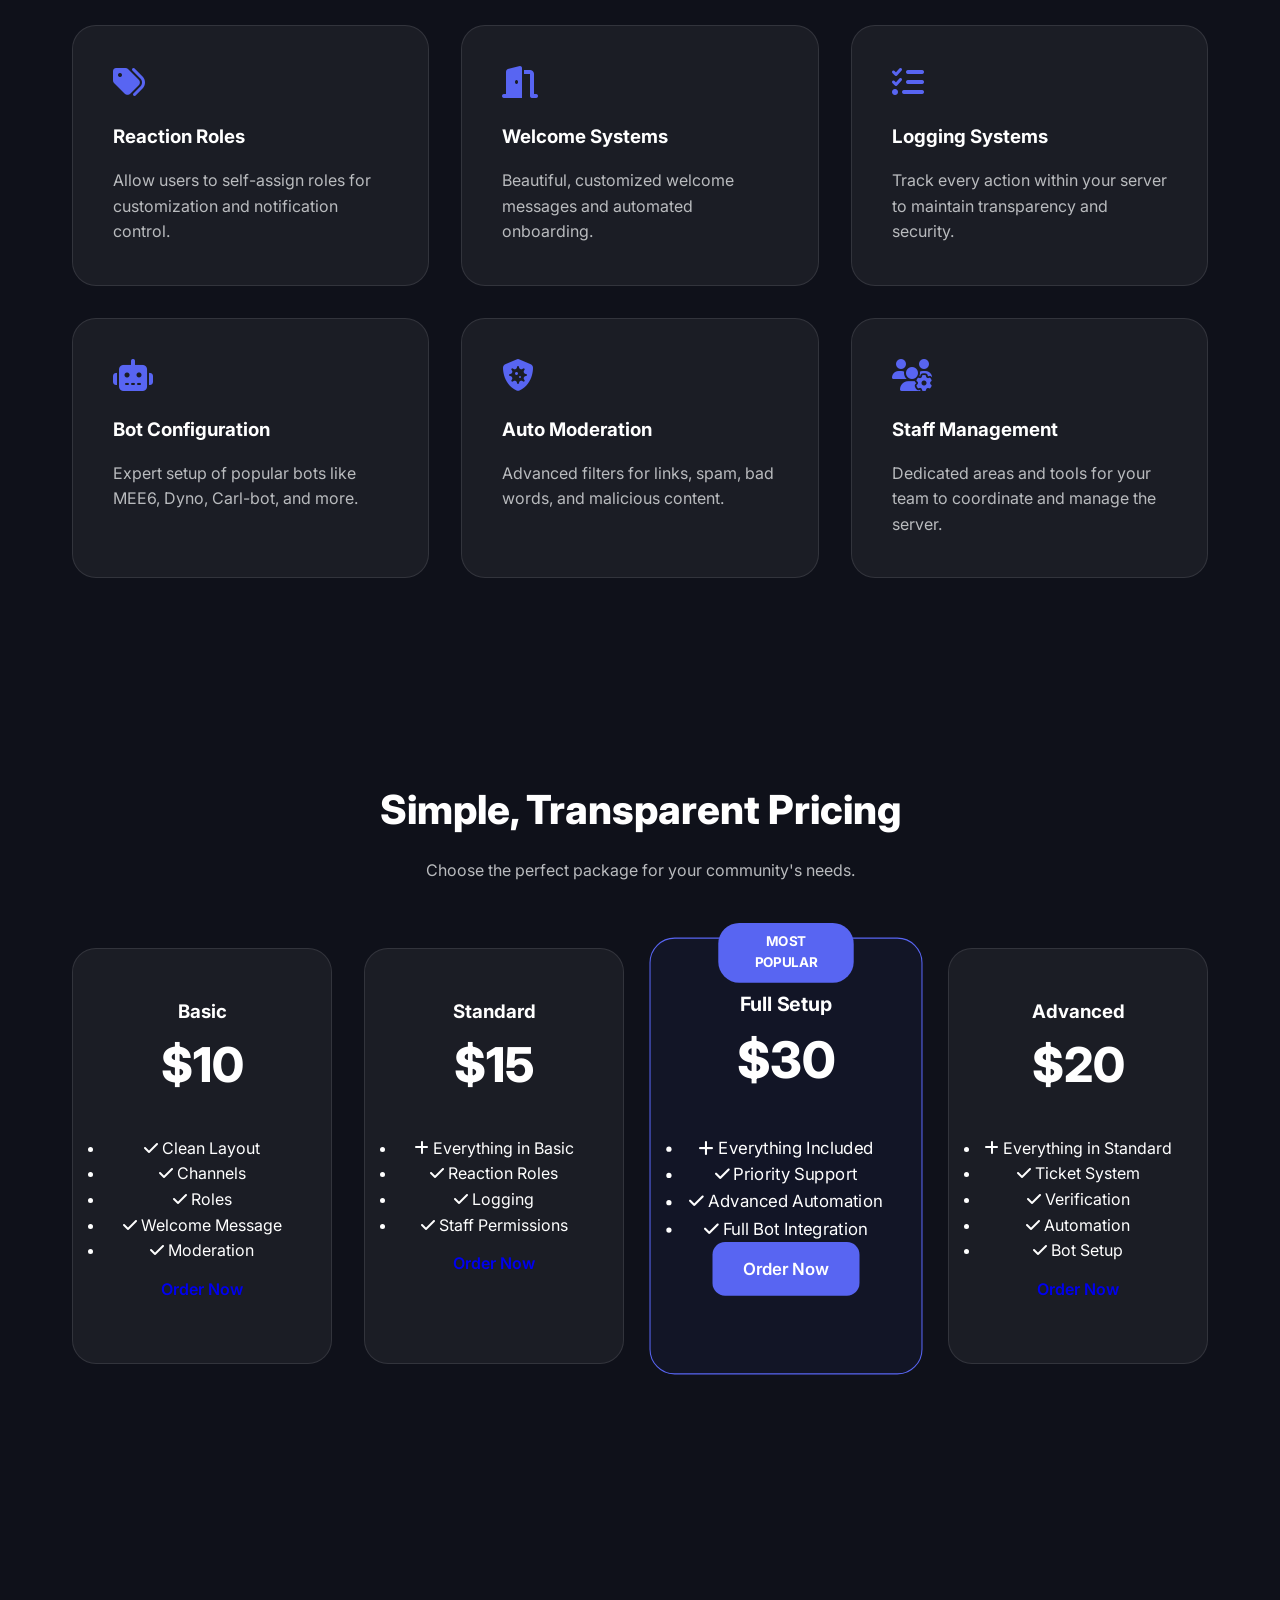
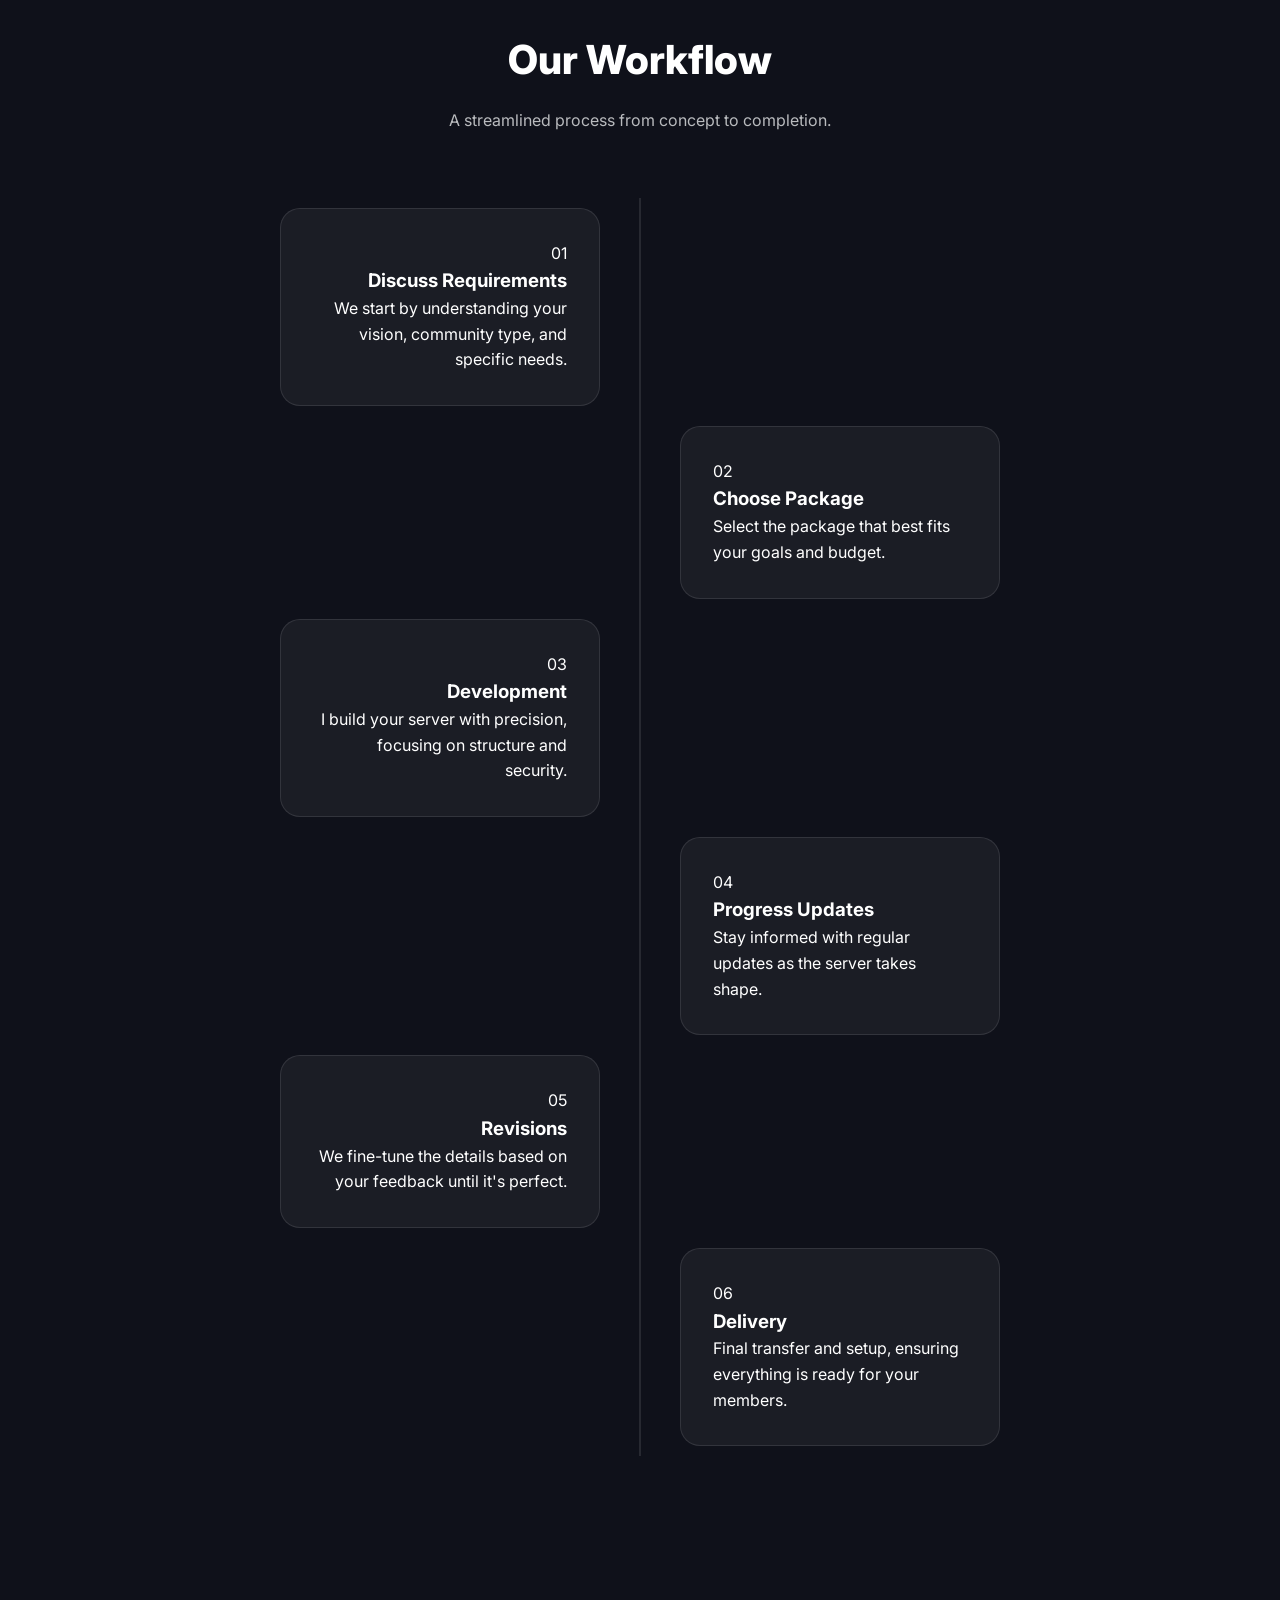
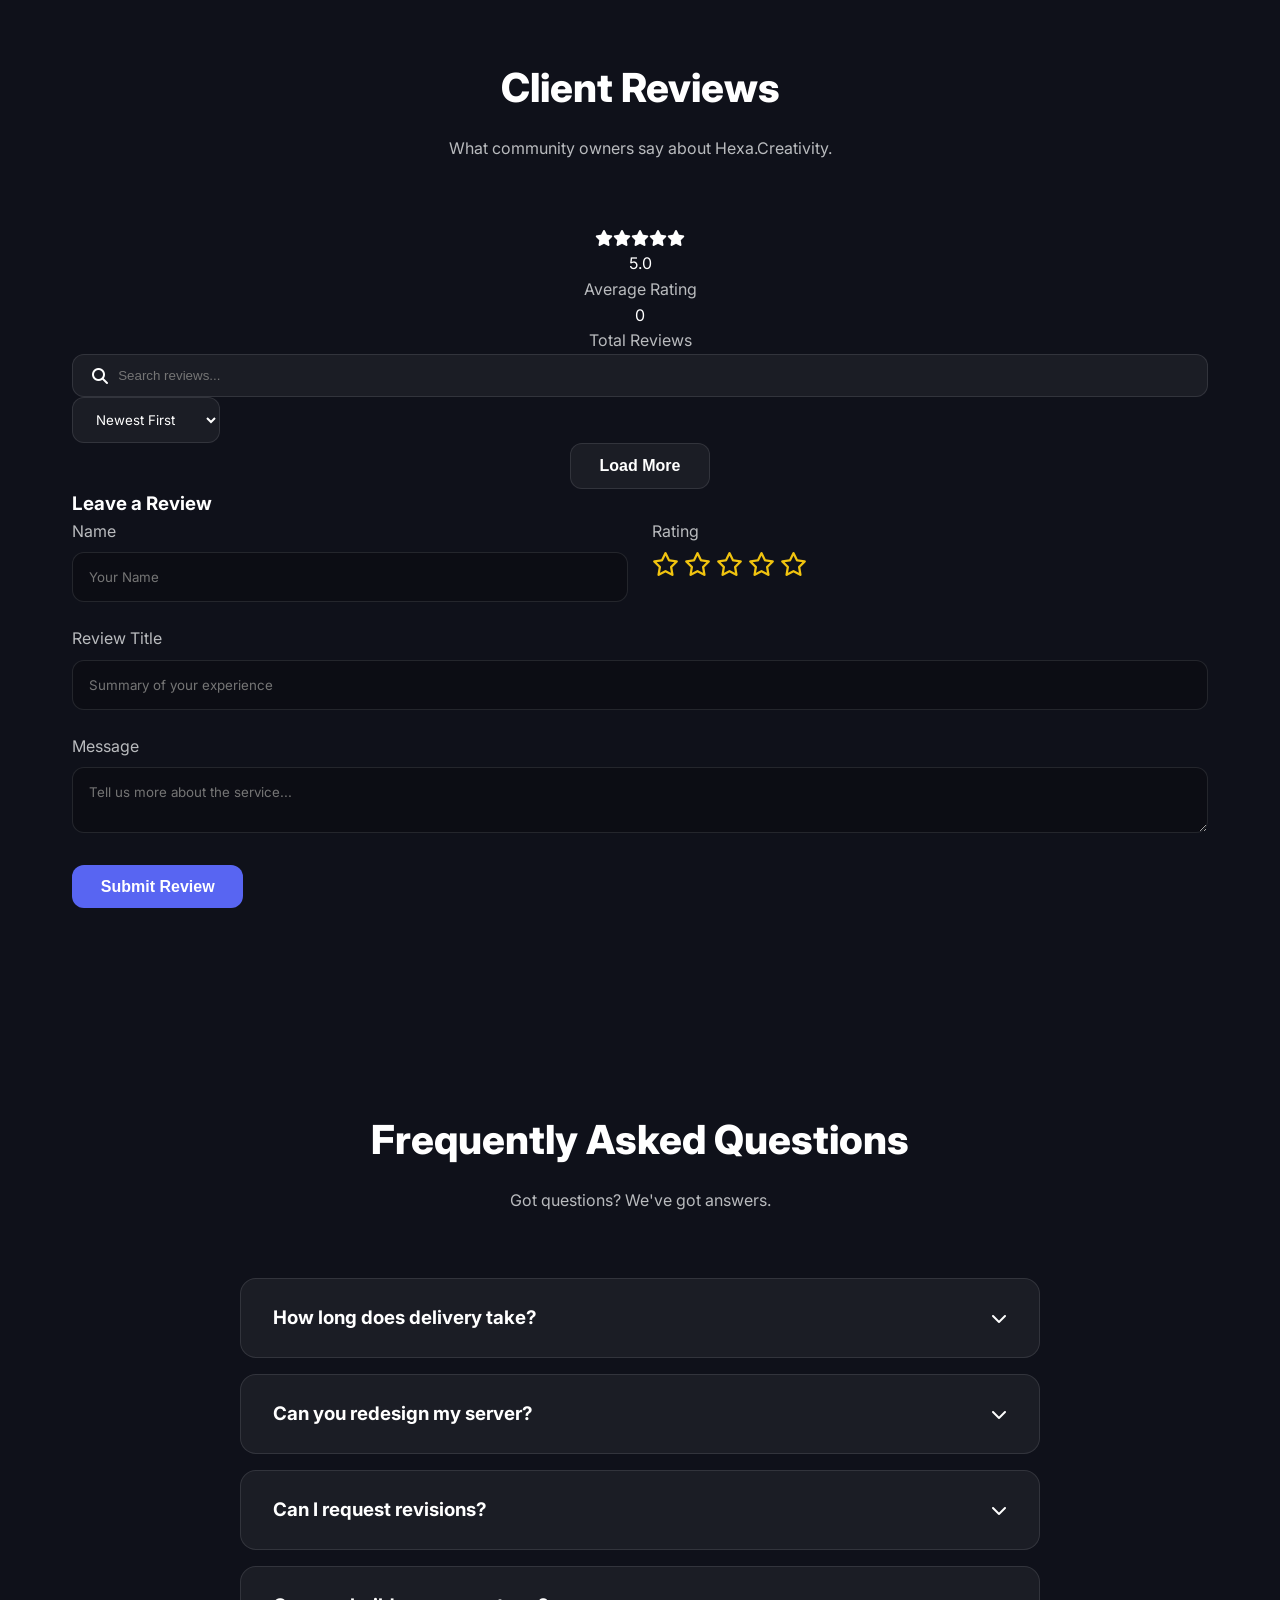
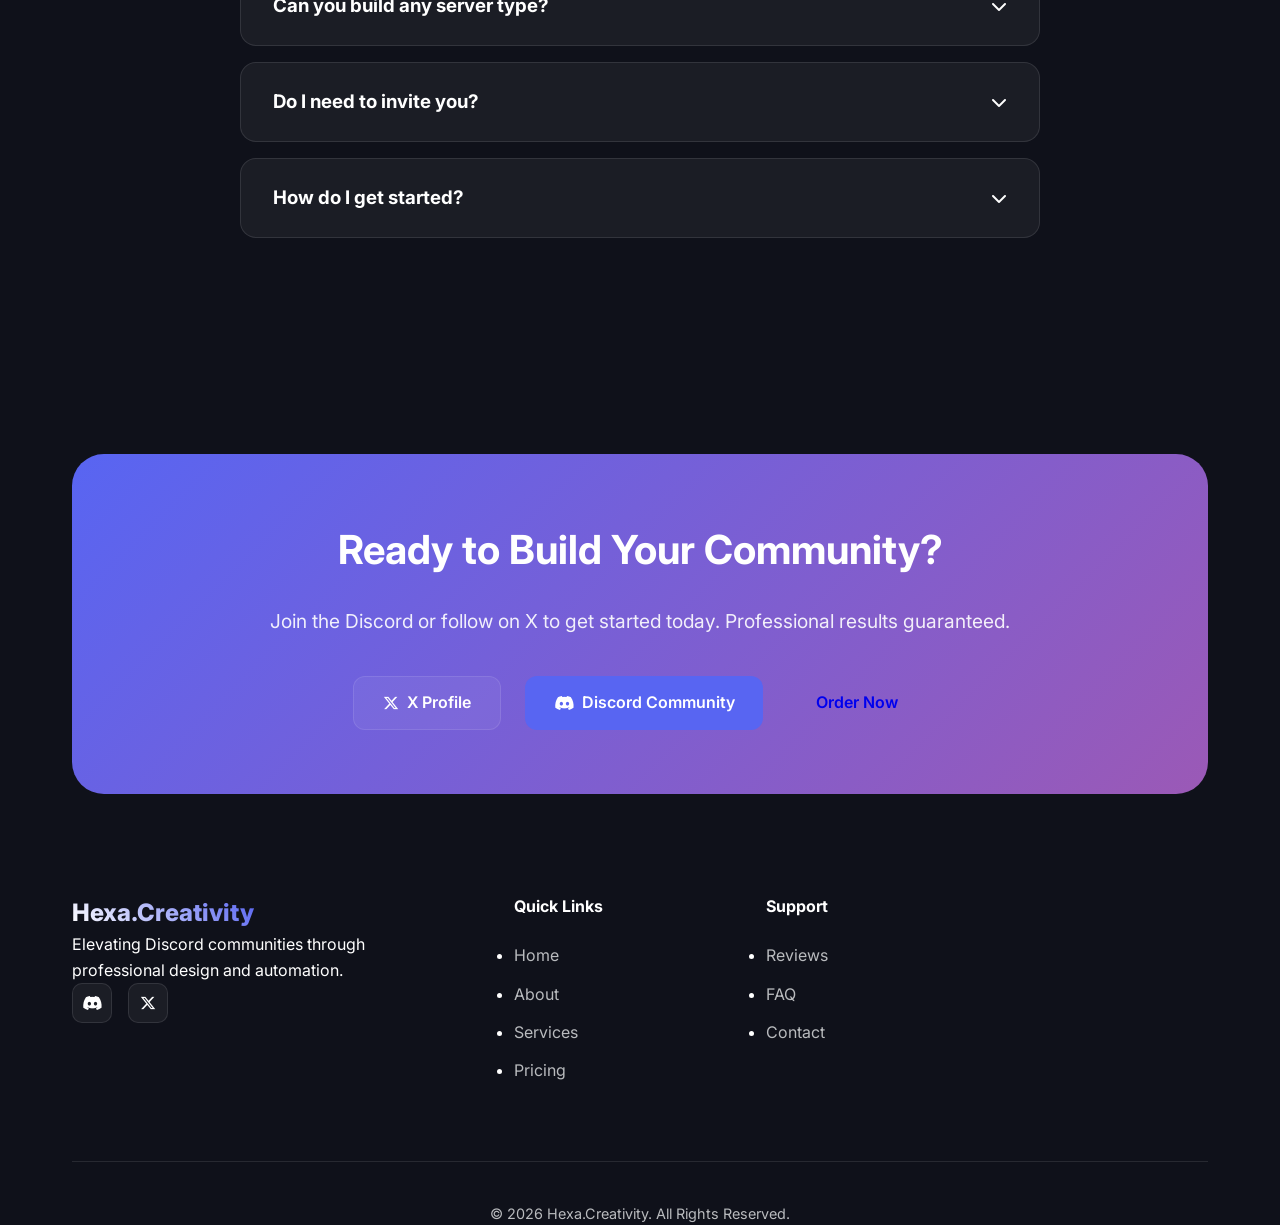
<file: index (2).html>
<!DOCTYPE html>
<html lang="en">
<head>
    <meta charset="UTF-8">
    <meta name="viewport" content="width=device-width, initial-scale=1.0">
    <title>Hexa.Creativity | Professional Discord Server Developer</title>
    <meta name="description" content="Premium Discord server development for gaming, business, and crypto communities. Clean, secure, and fully customized.">
    
    <!-- Fonts -->
    <link rel="preconnect" href="https://fonts.googleapis.com">
    <link rel="preconnect" href="https://fonts.gstatic.com" crossorigin>
    <link href="https://fonts.googleapis.com/css2?family=Inter:wght@300;400;500;600;700;800&family=Plus+Jakarta+Sans:wght@400;500;600;700;800&display=swap" rel="stylesheet">
    
    <!-- Icons -->
    <link rel="stylesheet" href="https://cdnjs.cloudflare.com/ajax/libs/font-awesome/6.4.0/css/all.min.css">
    
    <!-- Styles -->
    <link rel="stylesheet" href="style.css">
</head>
<body>
    <!-- Loading Screen -->
    <div id="loader" class="loader-wrapper">
        <div class="loader-content">
            <div class="loader-logo">Hexa<span>.</span></div>
            <div class="loader-bar"></div>
        </div>
    </div>

    <!-- Scroll Progress Bar -->
    <div class="scroll-progress-container">
        <div class="scroll-progress-bar" id="scrollProgress"></div>
    </div>

    <!-- Navigation -->
    <nav id="navbar">
        <div class="container nav-container">
            <a href="#home" class="logo">
                Hexa<span>.Creativity</span>
            </a>
            
            <div class="nav-links" id="navLinks">
                <a href="#home" class="nav-link active">Home</a>
                <a href="#about" class="nav-link">About</a>
                <a href="#services" class="nav-link">Services</a>
                <a href="#pricing" class="nav-link">Pricing</a>
                <a href="#reviews" class="nav-link">Reviews</a>
                <a href="#faq" class="nav-link">FAQ</a>
                <a href="#contact" class="nav-link">Contact</a>
            </div>

            <div class="nav-actions">
                <a href="https://discord.gg/VbtYQuGeNK" target="_blank" class="btn btn-primary order-btn">Order Now</a>
                <button class="mobile-menu-toggle" id="menuToggle">
                    <span class="bar"></span>
                    <span class="bar"></span>
                    <span class="bar"></span>
                </button>
            </div>
        </div>
    </nav>

    <main>
        <!-- Hero Section -->
        <section id="home" class="hero">
            <div class="animated-bg">
                <div class="shape shape-1"></div>
                <div class="shape shape-2"></div>
                <div class="shape shape-3"></div>
            </div>
            <div class="container hero-container">
                <div class="hero-content reveal">
                    <span class="badge">Premium Discord Development</span>
                    <h1>Professional Discord <br><span class="gradient-text">Server Development</span></h1>
                    <p>I build clean, organized, secure, and fully customized Discord servers for gaming communities, businesses, creators, crypto projects, and more.</p>
                    <div class="hero-btns">
                        <a href="https://discord.gg/VbtYQuGeNK" target="_blank" class="btn btn-primary">
                            <i class="fas fa-shopping-cart"></i> Order Now
                        </a>
                        <a href="https://discord.gg/VbtYQuGeNK" target="_blank" class="btn btn-secondary">
                            <i class="fab fa-discord"></i> Join Discord
                        </a>
                    </div>
                </div>
                <div class="hero-visual reveal delay-200">
                    <div class="discord-preview-card">
                        <div class="card-header">
                            <div class="dots"><span></span><span></span><span></span></div>
                            <div class="server-name">Hexa.Creativity Community</div>
                        </div>
                        <div class="card-body">
                            <div class="sidebar">
                                <div class="channel-group">INFORMATION</div>
                                <div class="channel active"><i class="fas fa-hashtag"></i> welcome</div>
                                <div class="channel"><i class="fas fa-hashtag"></i> rules</div>
                                <div class="channel"><i class="fas fa-hashtag"></i> announcements</div>
                                <div class="channel-group">COMMUNITY</div>
                                <div class="channel"><i class="fas fa-hashtag"></i> general</div>
                                <div class="channel"><i class="fas fa-hashtag"></i> showcase</div>
                                <div class="channel"><i class="fas fa-hashtag"></i> feedback</div>
                            </div>
                            <div class="chat-area">
                                <div class="message">
                                    <div class="avatar">H</div>
                                    <div class="msg-content">
                                        <div class="user">Hexa <span>BOT</span></div>
                                        <div class="text">Welcome to the future of community management! 🚀</div>
                                    </div>
                                </div>
                            </div>
                        </div>
                    </div>
                </div>
            </div>
        </section>

        <!-- About Section -->
        <section id="about" class="about section-padding">
            <div class="container">
                <div class="section-header reveal">
                    <h2>About Hexa.Creativity</h2>
                    <p>Specializing in creating clean, organized, scalable, and secure Discord servers with high-end automation and professional layouts.</p>
                </div>
                
                <div class="about-grid">
                    <div class="feature-card reveal">
                        <div class="icon-wrapper"><i class="fas fa-layer-group"></i></div>
                        <h3>Professional Layouts</h3>
                    </div>
                    <div class="feature-card reveal delay-100">
                        <div class="icon-wrapper"><i class="fas fa-bolt"></i></div>
                        <h3>Fast Delivery</h3>
                    </div>
                    <div class="feature-card reveal delay-200">
                        <div class="icon-wrapper"><i class="fas fa-shield-halved"></i></div>
                        <h3>Security Focused</h3>
                    </div>
                    <div class="feature-card reveal delay-300">
                        <div class="icon-wrapper"><i class="fas fa-robot"></i></div>
                        <h3>Custom Automation</h3>
                    </div>
                    <div class="feature-card reveal delay-400">
                        <div class="icon-wrapper"><i class="fas fa-sitemap"></i></div>
                        <h3>Organized Permissions</h3>
                    </div>
                    <div class="feature-card reveal delay-500">
                        <div class="icon-wrapper"><i class="fas fa-heart"></i></div>
                        <h3>Client Satisfaction</h3>
                    </div>
                </div>
            </div>
        </section>

        <!-- Services Section -->
        <section id="services" class="services section-padding">
            <div class="container">
                <div class="section-header reveal">
                    <h2>Our Services</h2>
                    <p>Everything you need to build a thriving and professional community.</p>
                </div>
                
                <div class="services-grid" id="servicesGrid">
                    <!-- Service cards will be rendered here via CSS/HTML -->
                    <div class="service-card reveal">
                        <i class="fas fa-server"></i>
                        <h3>Discord Server Setup</h3>
                        <p>Complete from-scratch server building tailored to your specific niche and goals.</p>
                    </div>
                    <div class="service-card reveal">
                        <i class="fas fa-wand-magic-sparkles"></i>
                        <h3>Server Redesign</h3>
                        <p>Transforming your existing messy server into a professional, organized workspace.</p>
                    </div>
                    <div class="service-card reveal">
                        <i class="fas fa-user-shield"></i>
                        <h3>Role & Permission</h3>
                        <p>Granular control over what users can see and do within your community.</p>
                    </div>
                    <div class="service-card reveal">
                        <i class="fas fa-user-check"></i>
                        <h3>Verification Systems</h3>
                        <p>Anti-raid and anti-bot systems to ensure only real users join your community.</p>
                    </div>
                    <div class="service-card reveal">
                        <i class="fas fa-ticket"></i>
                        <h3>Ticket Systems</h3>
                        <p>Professional support systems for handling inquiries and customer issues privately.</p>
                    </div>
                    <div class="service-card reveal">
                        <i class="fas fa-gavel"></i>
                        <h3>Moderation Setup</h3>
                        <p>Automated and manual tools to keep your server safe and rule-compliant.</p>
                    </div>
                    <div class="service-card reveal">
                        <i class="fas fa-tags"></i>
                        <h3>Reaction Roles</h3>
                        <p>Allow users to self-assign roles for customization and notification control.</p>
                    </div>
                    <div class="service-card reveal">
                        <i class="fas fa-door-open"></i>
                        <h3>Welcome Systems</h3>
                        <p>Beautiful, customized welcome messages and automated onboarding.</p>
                    </div>
                    <div class="service-card reveal">
                        <i class="fas fa-list-check"></i>
                        <h3>Logging Systems</h3>
                        <p>Track every action within your server to maintain transparency and security.</p>
                    </div>
                    <div class="service-card reveal">
                        <i class="fas fa-robot"></i>
                        <h3>Bot Configuration</h3>
                        <p>Expert setup of popular bots like MEE6, Dyno, Carl-bot, and more.</p>
                    </div>
                    <div class="service-card reveal">
                        <i class="fas fa-shield-virus"></i>
                        <h3>Auto Moderation</h3>
                        <p>Advanced filters for links, spam, bad words, and malicious content.</p>
                    </div>
                    <div class="service-card reveal">
                        <i class="fas fa-users-gear"></i>
                        <h3>Staff Management</h3>
                        <p>Dedicated areas and tools for your team to coordinate and manage the server.</p>
                    </div>
                </div>
            </div>
        </section>

        <!-- Pricing Section -->
        <section id="pricing" class="pricing section-padding">
            <div class="container">
                <div class="section-header reveal">
                    <h2>Simple, Transparent Pricing</h2>
                    <p>Choose the perfect package for your community's needs.</p>
                </div>
                
                <div class="pricing-grid">
                    <!-- Basic -->
                    <div class="pricing-card reveal">
                        <div class="pricing-header">
                            <h3>Basic</h3>
                            <div class="price">$10</div>
                        </div>
                        <ul class="pricing-features">
                            <li><i class="fas fa-check"></i> Clean Layout</li>
                            <li><i class="fas fa-check"></i> Channels</li>
                            <li><i class="fas fa-check"></i> Roles</li>
                            <li><i class="fas fa-check"></i> Welcome Message</li>
                            <li><i class="fas fa-check"></i> Moderation</li>
                        </ul>
                        <a href="https://discord.gg/VbtYQuGeNK" target="_blank" class="btn btn-outline">Order Now</a>
                    </div>
                    
                    <!-- Standard -->
                    <div class="pricing-card reveal delay-100">
                        <div class="pricing-header">
                            <h3>Standard</h3>
                            <div class="price">$15</div>
                        </div>
                        <ul class="pricing-features">
                            <li><i class="fas fa-plus"></i> Everything in Basic</li>
                            <li><i class="fas fa-check"></i> Reaction Roles</li>
                            <li><i class="fas fa-check"></i> Logging</li>
                            <li><i class="fas fa-check"></i> Staff Permissions</li>
                        </ul>
                        <a href="https://discord.gg/VbtYQuGeNK" target="_blank" class="btn btn-outline">Order Now</a>
                    </div>
                    
                    <!-- Full Setup (Most Popular) -->
                    <div class="pricing-card popular reveal delay-200">
                        <div class="popular-tag">MOST POPULAR</div>
                        <div class="pricing-header">
                            <h3>Full Setup</h3>
                            <div class="price">$30</div>
                        </div>
                        <ul class="pricing-features">
                            <li><i class="fas fa-plus"></i> Everything Included</li>
                            <li><i class="fas fa-check"></i> Priority Support</li>
                            <li><i class="fas fa-check"></i> Advanced Automation</li>
                            <li><i class="fas fa-check"></i> Full Bot Integration</li>
                        </ul>
                        <a href="https://discord.gg/VbtYQuGeNK" target="_blank" class="btn btn-primary">Order Now</a>
                    </div>
                    
                    <!-- Advanced -->
                    <div class="pricing-card reveal delay-300">
                        <div class="pricing-header">
                            <h3>Advanced</h3>
                            <div class="price">$20</div>
                        </div>
                        <ul class="pricing-features">
                            <li><i class="fas fa-plus"></i> Everything in Standard</li>
                            <li><i class="fas fa-check"></i> Ticket System</li>
                            <li><i class="fas fa-check"></i> Verification</li>
                            <li><i class="fas fa-check"></i> Automation</li>
                            <li><i class="fas fa-check"></i> Bot Setup</li>
                        </ul>
                        <a href="https://discord.gg/VbtYQuGeNK" target="_blank" class="btn btn-outline">Order Now</a>
                    </div>
                </div>
            </div>
        </section>

        <!-- Workflow Section -->
        <section class="workflow section-padding">
            <div class="container">
                <div class="section-header reveal">
                    <h2>Our Workflow</h2>
                    <p>A streamlined process from concept to completion.</p>
                </div>
                
                <div class="timeline">
                    <div class="timeline-item reveal">
                        <div class="timeline-dot"></div>
                        <div class="timeline-content">
                            <span>01</span>
                            <h3>Discuss Requirements</h3>
                            <p>We start by understanding your vision, community type, and specific needs.</p>
                        </div>
                    </div>
                    <div class="timeline-item reveal">
                        <div class="timeline-dot"></div>
                        <div class="timeline-content">
                            <span>02</span>
                            <h3>Choose Package</h3>
                            <p>Select the package that best fits your goals and budget.</p>
                        </div>
                    </div>
                    <div class="timeline-item reveal">
                        <div class="timeline-dot"></div>
                        <div class="timeline-content">
                            <span>03</span>
                            <h3>Development</h3>
                            <p>I build your server with precision, focusing on structure and security.</p>
                        </div>
                    </div>
                    <div class="timeline-item reveal">
                        <div class="timeline-dot"></div>
                        <div class="timeline-content">
                            <span>04</span>
                            <h3>Progress Updates</h3>
                            <p>Stay informed with regular updates as the server takes shape.</p>
                        </div>
                    </div>
                    <div class="timeline-item reveal">
                        <div class="timeline-dot"></div>
                        <div class="timeline-content">
                            <span>05</span>
                            <h3>Revisions</h3>
                            <p>We fine-tune the details based on your feedback until it's perfect.</p>
                        </div>
                    </div>
                    <div class="timeline-item reveal">
                        <div class="timeline-dot"></div>
                        <div class="timeline-content">
                            <span>06</span>
                            <h3>Delivery</h3>
                            <p>Final transfer and setup, ensuring everything is ready for your members.</p>
                        </div>
                    </div>
                </div>
            </div>
        </section>

        <!-- Reviews Section -->
        <section id="reviews" class="reviews section-padding">
            <div class="container">
                <div class="section-header reveal">
                    <h2>Client Reviews</h2>
                    <p>What community owners say about Hexa.Creativity.</p>
                </div>
                
                <div class="reviews-stats reveal">
                    <div class="stat-item">
                        <div class="stars" id="avgStars">
                            <i class="fas fa-star"></i><i class="fas fa-star"></i><i class="fas fa-star"></i><i class="fas fa-star"></i><i class="fas fa-star"></i>
                        </div>
                        <div class="stat-val" id="avgRating">5.0</div>
                        <div class="stat-label">Average Rating</div>
                    </div>
                    <div class="stat-item">
                        <div class="stat-val" id="totalReviewsCount">0</div>
                        <div class="stat-label">Total Reviews</div>
                    </div>
                </div>

                <div class="reviews-controls reveal">
                    <div class="search-box">
                        <i class="fas fa-search"></i>
                        <input type="text" id="reviewSearch" placeholder="Search reviews...">
                    </div>
                    <div class="sort-box">
                        <select id="reviewSort">
                            <option value="newest">Newest First</option>
                            <option value="highest">Highest Rated</option>
                            <option value="lowest">Lowest Rated</option>
                        </select>
                    </div>
                </div>

                <div class="reviews-grid" id="reviewsGrid">
                    <!-- Reviews will be loaded here -->
                </div>

                <div class="load-more-container reveal">
                    <button id="loadMoreBtn" class="btn btn-secondary">Load More</button>
                </div>

                <div class="review-form-container reveal">
                    <h3>Leave a Review</h3>
                    <form id="reviewForm" class="review-form">
                        <div class="form-row">
                            <div class="form-group">
                                <label for="reviewerName">Name</label>
                                <input type="text" id="reviewerName" required placeholder="Your Name">
                            </div>
                            <div class="form-group">
                                <label>Rating</label>
                                <div class="star-rating" id="starInput">
                                    <i class="far fa-star" data-rating="1"></i>
                                    <i class="far fa-star" data-rating="2"></i>
                                    <i class="far fa-star" data-rating="3"></i>
                                    <i class="far fa-star" data-rating="4"></i>
                                    <i class="far fa-star" data-rating="5"></i>
                                </div>
                                <input type="hidden" id="ratingValue" value="0" required>
                            </div>
                        </div>
                        <div class="form-group">
                            <label for="reviewTitle">Review Title</label>
                            <input type="text" id="reviewTitle" required placeholder="Summary of your experience">
                        </div>
                        <div class="form-group">
                            <label for="reviewMessage">Message</label>
                            <textarea id="reviewMessage" required placeholder="Tell us more about the service..."></textarea>
                        </div>
                        <button type="submit" class="btn btn-primary">Submit Review</button>
                    </form>
                </div>
            </div>
        </section>

        <!-- FAQ Section -->
        <section id="faq" class="faq section-padding">
            <div class="container">
                <div class="section-header reveal">
                    <h2>Frequently Asked Questions</h2>
                    <p>Got questions? We've got answers.</p>
                </div>
                
                <div class="accordion">
                    <div class="accordion-item reveal">
                        <div class="accordion-header">
                            <h3>How long does delivery take?</h3>
                            <i class="fas fa-chevron-down"></i>
                        </div>
                        <div class="accordion-content">
                            <p>Delivery time depends on the package and complexity. Typically, Basic setups take 24-48 hours, while Full Setups can take 3-5 days to ensure every detail is perfect.</p>
                        </div>
                    </div>
                    <div class="accordion-item reveal">
                        <div class="accordion-header">
                            <h3>Can you redesign my server?</h3>
                            <i class="fas fa-chevron-down"></i>
                        </div>
                        <div class="accordion-content">
                            <p>Absolutely! I specialize in taking existing servers and reorganizing them for better user experience, security, and professional appearance.</p>
                        </div>
                    </div>
                    <div class="accordion-item reveal">
                        <div class="accordion-header">
                            <h3>Can I request revisions?</h3>
                            <i class="fas fa-chevron-down"></i>
                        </div>
                        <div class="accordion-content">
                            <p>Yes, all packages include revisions. I want to make sure you are 100% satisfied with the final result.</p>
                        </div>
                    </div>
                    <div class="accordion-item reveal">
                        <div class="accordion-header">
                            <h3>Can you build any server type?</h3>
                            <i class="fas fa-chevron-down"></i>
                        </div>
                        <div class="accordion-content">
                            <p>Yes, I have experience with gaming communities, NFT/Crypto projects, business workspaces, study groups, and creator fan bases.</p>
                        </div>
                    </div>
                    <div class="accordion-item reveal">
                        <div class="accordion-header">
                            <h3>Do I need to invite you?</h3>
                            <i class="fas fa-chevron-down"></i>
                        </div>
                        <div class="accordion-content">
                            <p>Yes, I will need 'Administrator' permissions temporarily to set up roles, channels, and bots. You can remove these permissions once the project is delivered.</p>
                        </div>
                    </div>
                    <div class="accordion-item reveal">
                        <div class="accordion-header">
                            <h3>How do I get started?</h3>
                            <i class="fas fa-chevron-down"></i>
                        </div>
                        <div class="accordion-content">
                            <p>Simply click any "Order Now" button or join our Discord community to discuss your project directly with me.</p>
                        </div>
                    </div>
                </div>
            </div>
        </section>

        <!-- Contact Section -->
        <section id="contact" class="contact section-padding">
            <div class="container">
                <div class="contact-card reveal">
                    <div class="contact-content">
                        <h2>Ready to Build Your Community?</h2>
                        <p>Join the Discord or follow on X to get started today. Professional results guaranteed.</p>
                        <div class="contact-btns">
                            <a href="https://x.com/Labost909" target="_blank" class="btn btn-secondary">
                                <i class="fab fa-x-twitter"></i> X Profile
                            </a>
                            <a href="https://discord.gg/VbtYQuGeNK" target="_blank" class="btn btn-primary">
                                <i class="fab fa-discord"></i> Discord Community
                            </a>
                            <a href="https://discord.gg/VbtYQuGeNK" target="_blank" class="btn btn-outline">
                                Order Now
                            </a>
                        </div>
                    </div>
                </div>
            </div>
        </section>
    </main>

    <!-- Footer -->
    <footer>
        <div class="container">
            <div class="footer-grid">
                <div class="footer-brand">
                    <a href="#home" class="logo">Hexa<span>.Creativity</span></a>
                    <p>Elevating Discord communities through professional design and automation.</p>
                    <div class="social-links">
                        <a href="https://discord.gg/VbtYQuGeNK" target="_blank"><i class="fab fa-discord"></i></a>
                        <a href="https://x.com/Labost909" target="_blank"><i class="fab fa-x-twitter"></i></a>
                    </div>
                </div>
                <div class="footer-links">
                    <h4>Quick Links</h4>
                    <ul>
                        <li><a href="#home">Home</a></li>
                        <li><a href="#about">About</a></li>
                        <li><a href="#services">Services</a></li>
                        <li><a href="#pricing">Pricing</a></li>
                    </ul>
                </div>
                <div class="footer-links">
                    <h4>Support</h4>
                    <ul>
                        <li><a href="#reviews">Reviews</a></li>
                        <li><a href="#faq">FAQ</a></li>
                        <li><a href="#contact">Contact</a></li>
                    </ul>
                </div>
            </div>
            <div class="footer-bottom">
                <p>&copy; 2026 Hexa.Creativity. All Rights Reserved.</p>
            </div>
        </div>
    </footer>

    <!-- Back to Top -->
    <button id="backToTop" class="back-to-top">
        <i class="fas fa-arrow-up"></i>
    </button>

    <script src="script.js"></script>
</body>
</html>
</file>
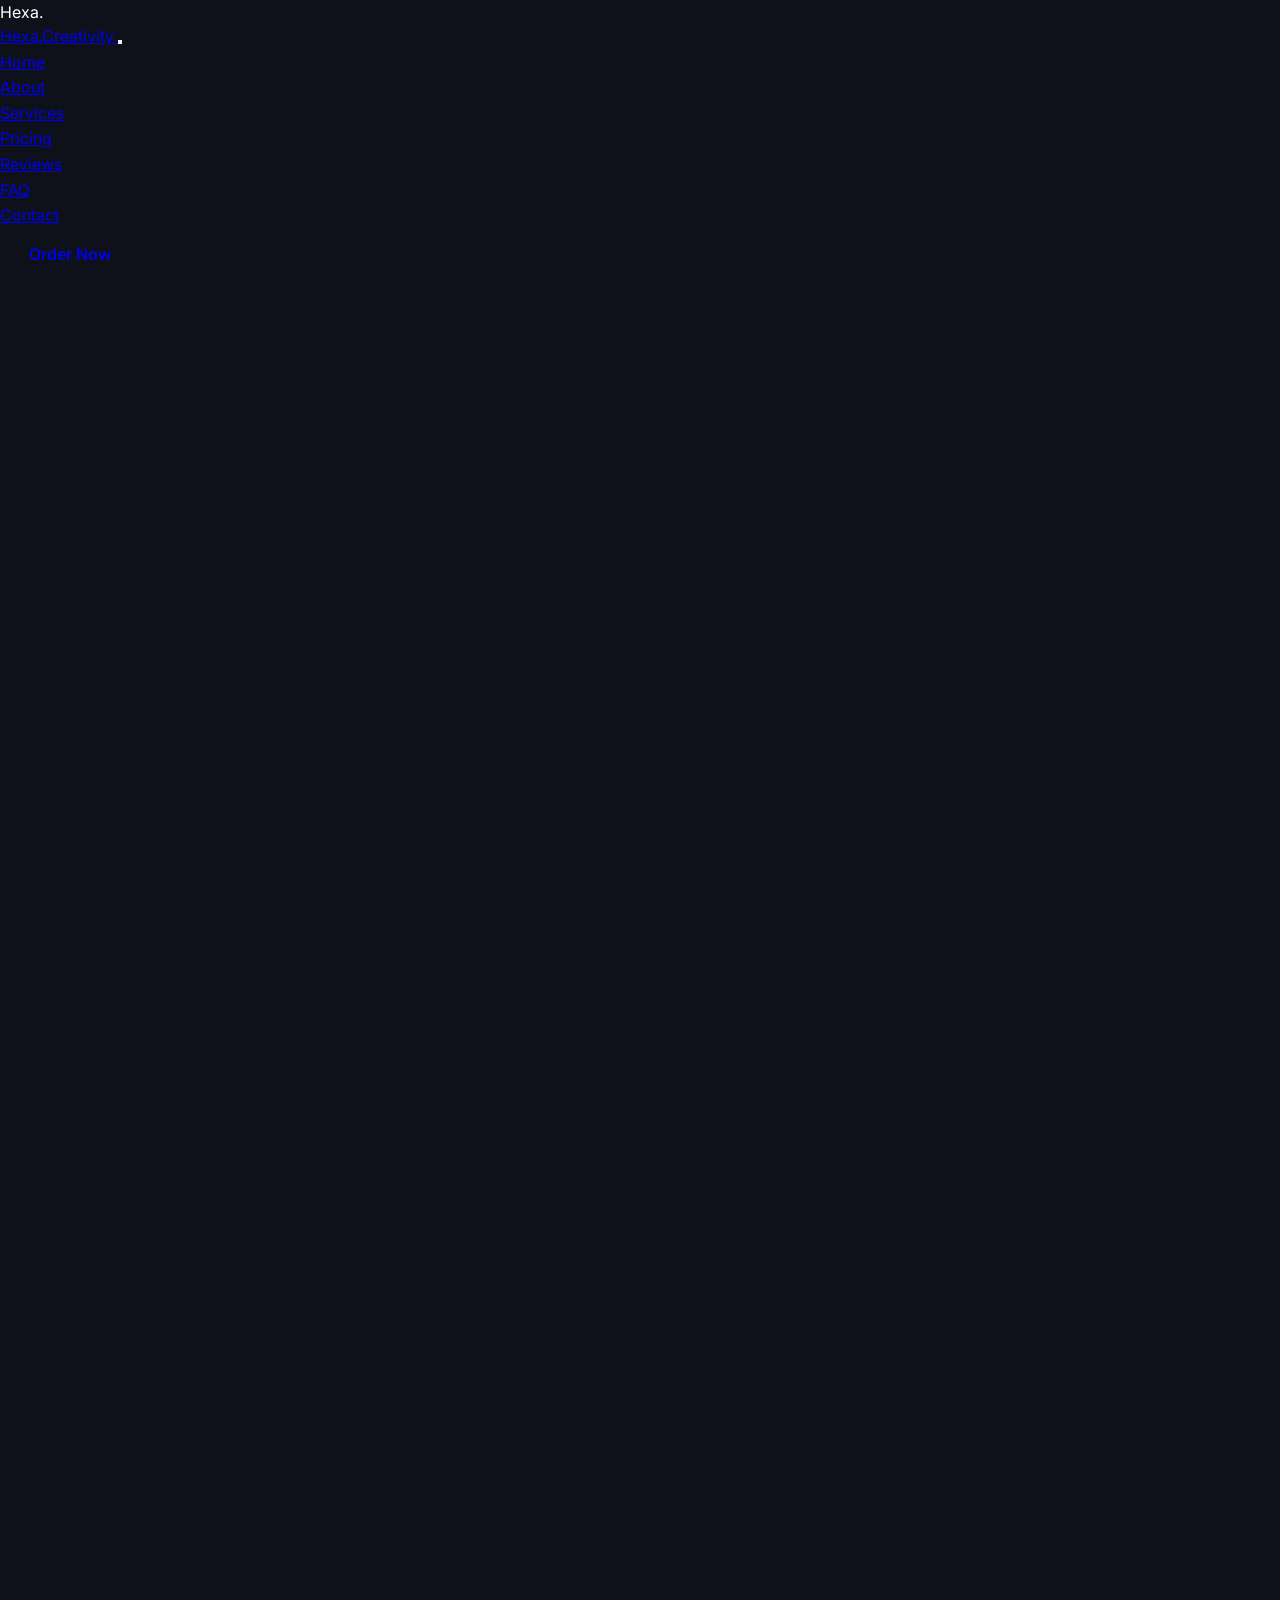
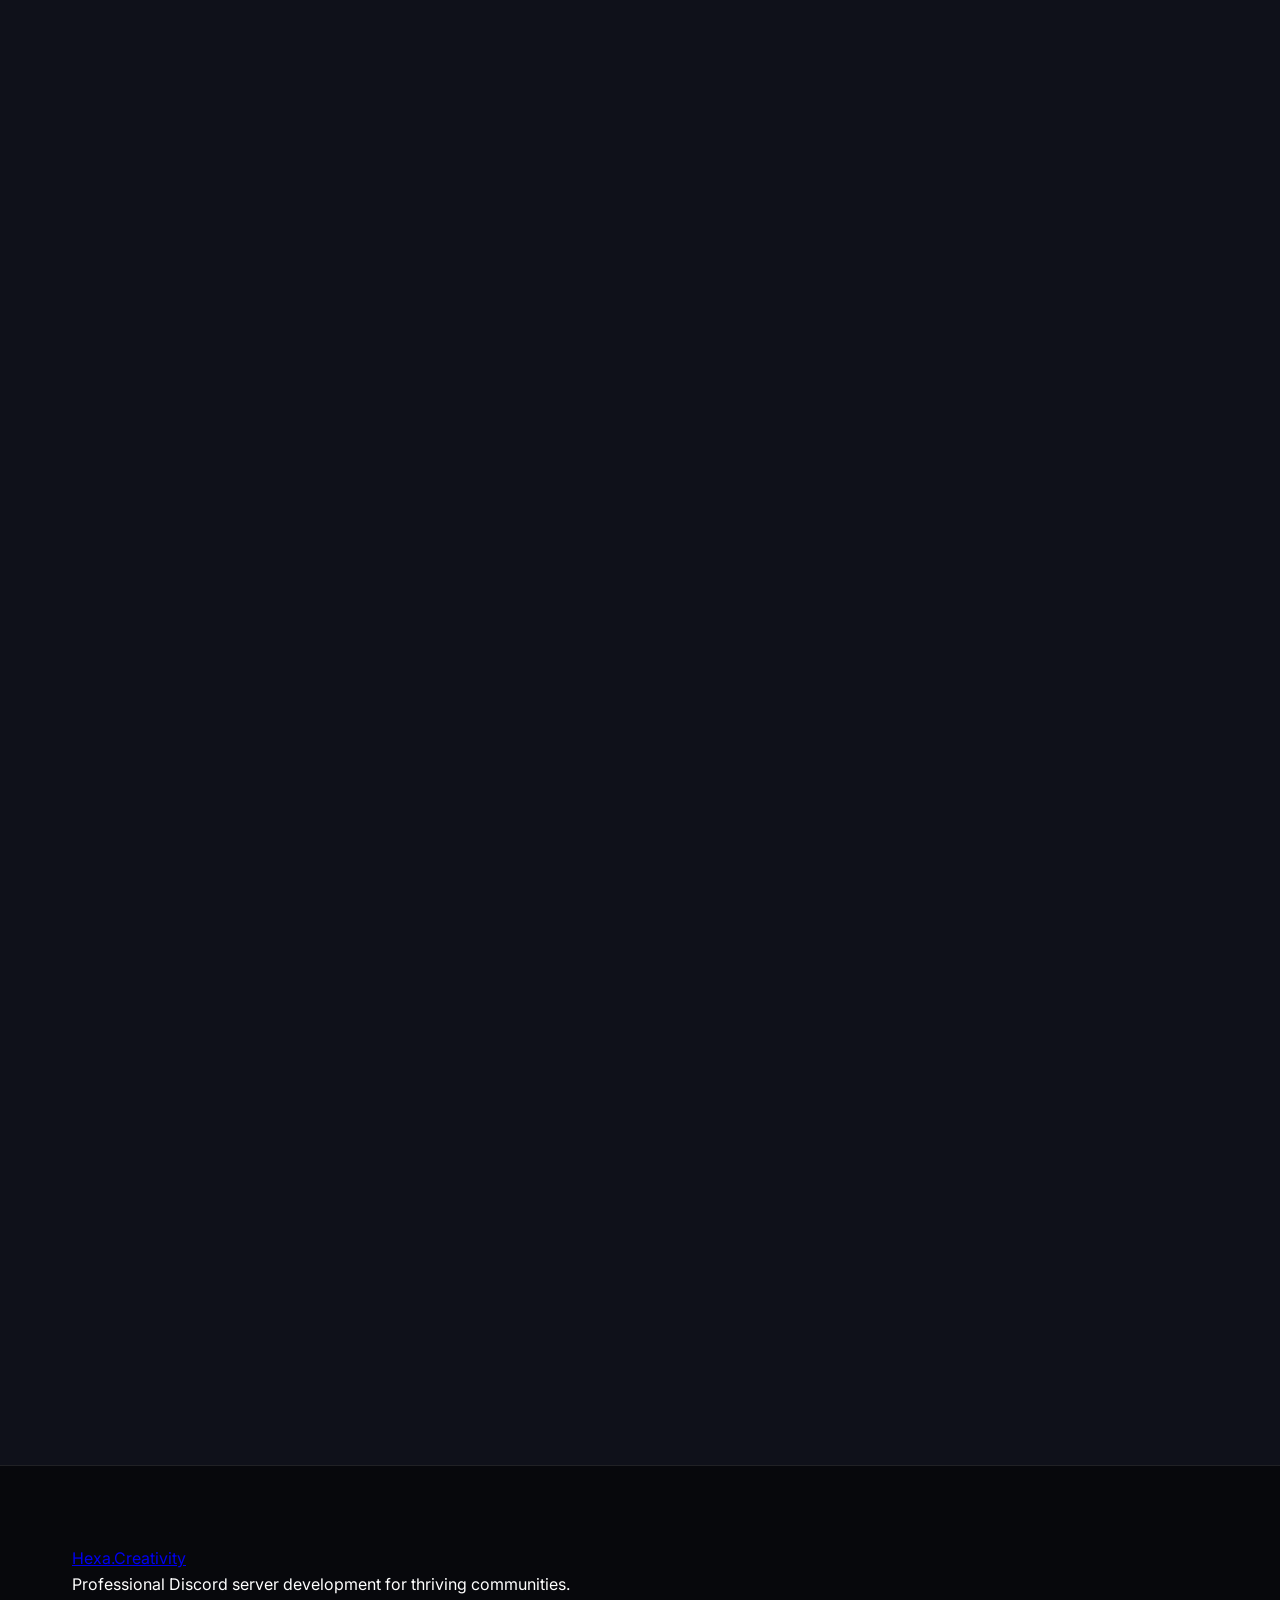
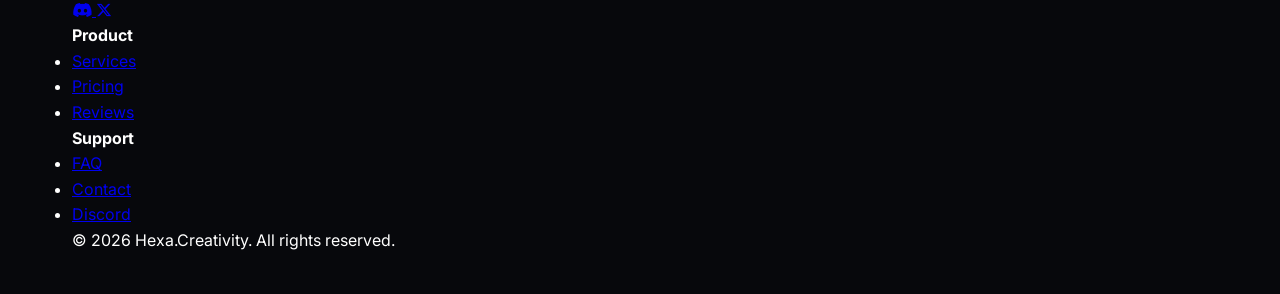
<file: index (3).html>
<!DOCTYPE html>
<html lang="en">
<head>
    <meta charset="UTF-8">
    <meta name="viewport" content="width=device-width, initial-scale=1.0">
    <meta name="description" content="Professional Discord server development for gaming, business, and crypto communities. Clean, secure, and fully customized.">
    <title>Hexa.Creativity | Professional Discord Server Developer</title>
    
    <!-- Preconnect to external resources -->
    <link rel="preconnect" href="https://fonts.googleapis.com">
    <link rel="preconnect" href="https://fonts.gstatic.com" crossorigin>
    <link rel="preconnect" href="https://cdnjs.cloudflare.com">
    
    <!-- Fonts -->
    <link href="https://fonts.googleapis.com/css2?family=Inter:wght@300;400;500;600;700;800&family=Sora:wght@400;500;600;700&display=swap" rel="stylesheet">
    
    <!-- Icons -->
    <link rel="stylesheet" href="https://cdnjs.cloudflare.com/ajax/libs/font-awesome/6.4.0/css/all.min.css" integrity="sha512-iecdLmaskl7CVJkEZSMUkrQ6usknVUVc95lQY4N5PJvJ+0BVW9IlknRrERrJ3a92c0Cjd91XGBF76FmbNKEEww==" crossorigin="anonymous" referrerpolicy="no-referrer">
    
    <!-- Stylesheet -->
    <link rel="stylesheet" href="style.css">
</head>
<body>
    <!-- Preloader -->
    <div id="preloader" class="preloader" aria-hidden="true">
        <div class="preloader__content">
            <div class="preloader__logo">Hexa<span>.</span></div>
            <div class="preloader__bar"></div>
        </div>
    </div>

    <!-- Scroll Progress Indicator -->
    <div class="scroll-indicator" id="scrollIndicator" aria-hidden="true"></div>

    <!-- Navigation -->
    <nav class="navbar" id="navbar" role="navigation" aria-label="Main navigation">
        <div class="navbar__container">
            <a href="#" class="navbar__logo" aria-label="Hexa.Creativity home">
                Hexa<span>.</span>Creativity
            </a>
            
            <button class="navbar__toggle" id="navToggle" aria-label="Toggle navigation menu" aria-expanded="false">
                <span class="navbar__toggle-line"></span>
                <span class="navbar__toggle-line"></span>
                <span class="navbar__toggle-line"></span>
            </button>

            <ul class="navbar__menu" id="navMenu" role="menubar">
                <li role="none"><a href="#hero" class="navbar__link active" role="menuitem">Home</a></li>
                <li role="none"><a href="#about" class="navbar__link" role="menuitem">About</a></li>
                <li role="none"><a href="#services" class="navbar__link" role="menuitem">Services</a></li>
                <li role="none"><a href="#pricing" class="navbar__link" role="menuitem">Pricing</a></li>
                <li role="none"><a href="#reviews" class="navbar__link" role="menuitem">Reviews</a></li>
                <li role="none"><a href="#faq" class="navbar__link" role="menuitem">FAQ</a></li>
                <li role="none"><a href="#contact" class="navbar__link" role="menuitem">Contact</a></li>
            </ul>

            <a href="https://discord.gg/VbtYQuGeNK" target="_blank" rel="noopener noreferrer" class="btn btn--primary btn--sm">Order Now</a>
        </div>
    </nav>

    <main>
        <!-- Hero Section -->
        <section id="hero" class="hero">
            <div class="hero__background" aria-hidden="true">
                <div class="hero__gradient hero__gradient--1"></div>
                <div class="hero__gradient hero__gradient--2"></div>
                <div class="hero__gradient hero__gradient--3"></div>
            </div>

            <div class="container">
                <div class="hero__content">
                    <div class="hero__text fade-in">
                        <span class="badge">Professional Discord Development</span>
                        <h1 class="hero__title">Build Thriving <span class="gradient-text">Discord Communities</span></h1>
                        <p class="hero__subtitle">I create clean, organized, secure Discord servers for gaming communities, businesses, creators, and crypto projects. Premium design meets powerful automation.</p>
                        
                        <div class="hero__cta">
                            <a href="https://discord.gg/VbtYQuGeNK" target="_blank" rel="noopener noreferrer" class="btn btn--primary btn--lg">
                                <i class="fas fa-arrow-right"></i> Start Your Project
                            </a>
                            <a href="#services" class="btn btn--ghost btn--lg">
                                <i class="fas fa-play-circle"></i> Explore Services
                            </a>
                        </div>
                    </div>

                    <div class="hero__visual fade-in fade-in--delayed">
                        <div class="discord-card">
                            <div class="discord-card__header">
                                <div class="discord-card__dots">
                                    <span></span><span></span><span></span>
                                </div>
                                <span class="discord-card__title">Hexa Community</span>
                            </div>
                            <div class="discord-card__content">
                                <div class="discord-card__sidebar">
                                    <div class="discord-card__category">CHANNELS</div>
                                    <div class="discord-card__channel active">
                                        <i class="fas fa-hashtag"></i> welcome
                                    </div>
                                    <div class="discord-card__channel">
                                        <i class="fas fa-hashtag"></i> announcements
                                    </div>
                                    <div class="discord-card__channel">
                                        <i class="fas fa-hashtag"></i> general
                                    </div>
                                    <div class="discord-card__category">COMMUNITY</div>
                                    <div class="discord-card__channel">
                                        <i class="fas fa-hashtag"></i> showcase
                                    </div>
                                </div>
                                <div class="discord-card__chat">
                                    <div class="discord-card__message">
                                        <div class="discord-card__avatar">H</div>
                                        <div class="discord-card__msg">
                                            <div class="discord-card__author">Hexa <span class="badge badge--sm">BOT</span></div>
                                            <div class="discord-card__text">Welcome to professional community management 🚀</div>
                                        </div>
                                    </div>
                                </div>
                            </div>
                        </div>
                    </div>
                </div>
            </div>
        </section>

        <!-- About Section -->
        <section id="about" class="about section">
            <div class="container">
                <div class="section__header fade-in">
                    <h2 class="section__title">Why Choose Hexa.Creativity</h2>
                    <p class="section__subtitle">Specializing in clean, organized, scalable Discord servers with professional automation.</p>
                </div>

                <div class="features-grid">
                    <div class="feature fade-in">
                        <div class="feature__icon"><i class="fas fa-layer-group"></i></div>
                        <h3 class="feature__title">Professional Layouts</h3>
                        <p class="feature__text">Meticulously designed server structures that scale with your community.</p>
                    </div>
                    <div class="feature fade-in">
                        <div class="feature__icon"><i class="fas fa-bolt"></i></div>
                        <h3 class="feature__title">Fast Delivery</h3>
                        <p class="feature__text">Quick turnaround without compromising quality or attention to detail.</p>
                    </div>
                    <div class="feature fade-in">
                        <div class="feature__icon"><i class="fas fa-shield-halved"></i></div>
                        <h3 class="feature__title">Security First</h3>
                        <p class="feature__text">Advanced protection against raids, bots, and malicious activity.</p>
                    </div>
                    <div class="feature fade-in">
                        <div class="feature__icon"><i class="fas fa-robot"></i></div>
                        <h3 class="feature__title">Smart Automation</h3>
                        <p class="feature__text">Intelligent systems that handle moderation, logging, and management.</p>
                    </div>
                    <div class="feature fade-in">
                        <div class="feature__icon"><i class="fas fa-sitemap"></i></div>
                        <h3 class="feature__title">Organized Permissions</h3>
                        <p class="feature__text">Granular role management for complete control over access and visibility.</p>
                    </div>
                    <div class="feature fade-in">
                        <div class="feature__icon"><i class="fas fa-heart"></i></div>
                        <h3 class="feature__title">Client Satisfaction</h3>
                        <p class="feature__text">Dedicated support and unlimited revisions until you're completely satisfied.</p>
                    </div>
                </div>
            </div>
        </section>

        <!-- Services Section -->
        <section id="services" class="services section">
            <div class="container">
                <div class="section__header fade-in">
                    <h2 class="section__title">Services</h2>
                    <p class="section__subtitle">Everything you need to build and manage a thriving community.</p>
                </div>

                <div class="services-grid">
                    <div class="service-card fade-in">
                        <i class="fas fa-server"></i>
                        <h3>Discord Server Setup</h3>
                        <p>Complete from-scratch server building tailored to your niche and goals.</p>
                    </div>
                    <div class="service-card fade-in">
                        <i class="fas fa-wand-magic-sparkles"></i>
                        <h3>Server Redesign</h3>
                        <p>Transform your existing server into a professional, organized workspace.</p>
                    </div>
                    <div class="service-card fade-in">
                        <i class="fas fa-user-shield"></i>
                        <h3>Role & Permission Setup</h3>
                        <p>Granular control over what users can see and do within your community.</p>
                    </div>
                    <div class="service-card fade-in">
                        <i class="fas fa-user-check"></i>
                        <h3>Verification Systems</h3>
                        <p>Anti-raid and anti-bot systems to ensure only real users join.</p>
                    </div>
                    <div class="service-card fade-in">
                        <i class="fas fa-ticket"></i>
                        <h3>Ticket Systems</h3>
                        <p>Professional support systems for handling inquiries privately.</p>
                    </div>
                    <div class="service-card fade-in">
                        <i class="fas fa-gavel"></i>
                        <h3>Moderation Setup</h3>
                        <p>Automated and manual tools to keep your server safe and compliant.</p>
                    </div>
                    <div class="service-card fade-in">
                        <i class="fas fa-tags"></i>
                        <h3>Reaction Roles</h3>
                        <p>Allow users to self-assign roles for customization and control.</p>
                    </div>
                    <div class="service-card fade-in">
                        <i class="fas fa-door-open"></i>
                        <h3>Welcome Systems</h3>
                        <p>Beautiful, customized welcome messages and automated onboarding.</p>
                    </div>
                    <div class="service-card fade-in">
                        <i class="fas fa-list-check"></i>
                        <h3>Logging Systems</h3>
                        <p>Track every action within your server for transparency and security.</p>
                    </div>
                    <div class="service-card fade-in">
                        <i class="fas fa-robot"></i>
                        <h3>Bot Configuration</h3>
                        <p>Expert setup of MEE6, Dyno, Carl-bot, and other popular bots.</p>
                    </div>
                    <div class="service-card fade-in">
                        <i class="fas fa-shield-virus"></i>
                        <h3>Auto Moderation</h3>
                        <p>Advanced filters for links, spam, bad words, and malicious content.</p>
                    </div>
                    <div class="service-card fade-in">
                        <i class="fas fa-users-gear"></i>
                        <h3>Staff Management</h3>
                        <p>Dedicated areas and tools for your team to coordinate effectively.</p>
                    </div>
                </div>
            </div>
        </section>

        <!-- Pricing Section -->
        <section id="pricing" class="pricing section">
            <div class="container">
                <div class="section__header fade-in">
                    <h2 class="section__title">Transparent Pricing</h2>
                    <p class="section__subtitle">Choose the perfect package for your community's needs.</p>
                </div>

                <div class="pricing-grid">
                    <div class="pricing-card fade-in">
                        <div class="pricing-card__header">
                            <h3>Basic</h3>
                            <div class="pricing-card__price">$10</div>
                        </div>
                        <ul class="pricing-card__features">
                            <li><i class="fas fa-check"></i> Clean Layout</li>
                            <li><i class="fas fa-check"></i> Channels & Categories</li>
                            <li><i class="fas fa-check"></i> Role Setup</li>
                            <li><i class="fas fa-check"></i> Welcome Message</li>
                            <li><i class="fas fa-check"></i> Basic Moderation</li>
                        </ul>
                        <a href="https://discord.gg/VbtYQuGeNK" target="_blank" rel="noopener noreferrer" class="btn btn--outline">Order Now</a>
                    </div>

                    <div class="pricing-card fade-in">
                        <div class="pricing-card__header">
                            <h3>Standard</h3>
                            <div class="pricing-card__price">$15</div>
                        </div>
                        <ul class="pricing-card__features">
                            <li><i class="fas fa-check"></i> Everything in Basic</li>
                            <li><i class="fas fa-check"></i> Reaction Roles</li>
                            <li><i class="fas fa-check"></i> Logging System</li>
                            <li><i class="fas fa-check"></i> Staff Permissions</li>
                            <li><i class="fas fa-check"></i> Custom Embeds</li>
                        </ul>
                        <a href="https://discord.gg/VbtYQuGeNK" target="_blank" rel="noopener noreferrer" class="btn btn--outline">Order Now</a>
                    </div>

                    <div class="pricing-card pricing-card--featured fade-in">
                        <div class="pricing-card__badge">Most Popular</div>
                        <div class="pricing-card__header">
                            <h3>Full Setup</h3>
                            <div class="pricing-card__price">$30</div>
                        </div>
                        <ul class="pricing-card__features">
                            <li><i class="fas fa-check"></i> Everything Included</li>
                            <li><i class="fas fa-check"></i> Priority Support</li>
                            <li><i class="fas fa-check"></i> Advanced Automation</li>
                            <li><i class="fas fa-check"></i> Full Bot Integration</li>
                            <li><i class="fas fa-check"></i> Unlimited Revisions</li>
                        </ul>
                        <a href="https://discord.gg/VbtYQuGeNK" target="_blank" rel="noopener noreferrer" class="btn btn--primary">Order Now</a>
                    </div>

                    <div class="pricing-card fade-in">
                        <div class="pricing-card__header">
                            <h3>Advanced</h3>
                            <div class="pricing-card__price">$20</div>
                        </div>
                        <ul class="pricing-card__features">
                            <li><i class="fas fa-check"></i> Everything in Standard</li>
                            <li><i class="fas fa-check"></i> Ticket System</li>
                            <li><i class="fas fa-check"></i> Verification System</li>
                            <li><i class="fas fa-check"></i> Advanced Automation</li>
                            <li><i class="fas fa-check"></i> Bot Setup</li>
                        </ul>
                        <a href="https://discord.gg/VbtYQuGeNK" target="_blank" rel="noopener noreferrer" class="btn btn--outline">Order Now</a>
                    </div>
                </div>
            </div>
        </section>

        <!-- Payment Methods Section -->
        <section class="payment section">
            <div class="container">
                <div class="section__header fade-in">
                    <h2 class="section__title">Payment Methods</h2>
                    <p class="section__subtitle">We accept multiple payment options for your convenience.</p>
                </div>

                <div class="payment-grid">
                    <div class="payment-method fade-in">
                        <i class="fas fa-gift"></i>
                        <h3>Gift Card</h3>
                        <p>Purchase gift cards and use them for any of our services.</p>
                    </div>
                    <div class="payment-method fade-in">
                        <i class="fas fa-bank"></i>
                        <h3>Wire Transfer</h3>
                        <p>Direct bank transfer for secure and reliable payments.</p>
                    </div>
                    <div class="payment-method fade-in">
                        <i class="fab fa-bitcoin"></i>
                        <h3>Bitcoin Wallet</h3>
                        <p>Cryptocurrency payments accepted for tech-savvy clients.</p>
                    </div>
                </div>
            </div>
        </section>

        <!-- Reviews Section -->
        <section id="reviews" class="reviews section">
            <div class="container">
                <div class="section__header fade-in">
                    <h2 class="section__title">Client Reviews</h2>
                    <p class="section__subtitle">What community owners say about Hexa.Creativity.</p>
                </div>

                <div class="reviews-stats fade-in">
                    <div class="stat">
                        <div class="stat__value" id="avgRating">5.0</div>
                        <div class="stat__label">Average Rating</div>
                        <div class="stat__stars" id="avgStars">
                            <i class="fas fa-star"></i><i class="fas fa-star"></i><i class="fas fa-star"></i><i class="fas fa-star"></i><i class="fas fa-star"></i>
                        </div>
                    </div>
                    <div class="stat">
                        <div class="stat__value" id="totalReviewsCount">0</div>
                        <div class="stat__label">Total Reviews</div>
                    </div>
                </div>

                <div class="reviews-controls fade-in">
                    <div class="search-input">
                        <i class="fas fa-search"></i>
                        <input type="text" id="reviewSearch" placeholder="Search reviews..." aria-label="Search reviews">
                    </div>
                    <select id="reviewSort" aria-label="Sort reviews by">
                        <option value="newest">Newest First</option>
                        <option value="highest">Highest Rated</option>
                        <option value="lowest">Lowest Rated</option>
                    </select>
                </div>

                <div class="reviews-grid" id="reviewsGrid">
                    <!-- Reviews loaded dynamically -->
                </div>

                <div class="load-more fade-in">
                    <button id="loadMoreBtn" class="btn btn--secondary">Load More Reviews</button>
                </div>

                <div class="review-form-wrapper fade-in">
                    <h3 class="review-form__title">Leave a Review</h3>
                    <form id="reviewForm" class="review-form">
                        <div class="form-row">
                            <div class="form-group">
                                <label for="reviewerName">Your Name</label>
                                <input type="text" id="reviewerName" required placeholder="John Doe" aria-required="true">
                            </div>
                            <div class="form-group">
                                <label>Rating</label>
                                <div class="star-input" id="starInput">
                                    <i class="far fa-star" data-rating="1" role="button" tabindex="0" aria-label="Rate 1 star"></i>
                                    <i class="far fa-star" data-rating="2" role="button" tabindex="0" aria-label="Rate 2 stars"></i>
                                    <i class="far fa-star" data-rating="3" role="button" tabindex="0" aria-label="Rate 3 stars"></i>
                                    <i class="far fa-star" data-rating="4" role="button" tabindex="0" aria-label="Rate 4 stars"></i>
                                    <i class="far fa-star" data-rating="5" role="button" tabindex="0" aria-label="Rate 5 stars"></i>
                                </div>
                                <input type="hidden" id="ratingValue" value="0" required aria-required="true">
                            </div>
                        </div>
                        <div class="form-group">
                            <label for="reviewTitle">Review Title</label>
                            <input type="text" id="reviewTitle" required placeholder="Summary of your experience" aria-required="true">
                        </div>
                        <div class="form-group">
                            <label for="reviewMessage">Your Review</label>
                            <textarea id="reviewMessage" required placeholder="Tell us more about the service..." rows="5" aria-required="true"></textarea>
                        </div>
                        <button type="submit" class="btn btn--primary">Submit Review</button>
                    </form>
                </div>
            </div>
        </section>

        <!-- FAQ Section -->
        <section id="faq" class="faq section">
            <div class="container">
                <div class="section__header fade-in">
                    <h2 class="section__title">Frequently Asked Questions</h2>
                    <p class="section__subtitle">Everything you need to know about our services.</p>
                </div>

                <div class="accordion">
                    <div class="accordion-item fade-in">
                        <button class="accordion-header" aria-expanded="false">
                            <span>How long does delivery take?</span>
                            <i class="fas fa-chevron-down"></i>
                        </button>
                        <div class="accordion-content">
                            <p>Delivery time depends on the package and complexity. Basic setups take 24-48 hours, while Full Setups can take 3-5 days to ensure every detail is perfect.</p>
                        </div>
                    </div>

                    <div class="accordion-item fade-in">
                        <button class="accordion-header" aria-expanded="false">
                            <span>Can you redesign my server?</span>
                            <i class="fas fa-chevron-down"></i>
                        </button>
                        <div class="accordion-content">
                            <p>Absolutely! I specialize in taking existing servers and reorganizing them for better user experience, security, and professional appearance.</p>
                        </div>
                    </div>

                    <div class="accordion-item fade-in">
                        <button class="accordion-header" aria-expanded="false">
                            <span>Can I request revisions?</span>
                            <i class="fas fa-chevron-down"></i>
                        </button>
                        <div class="accordion-content">
                            <p>Yes, all packages include revisions. I want to make sure you are 100% satisfied with the final result.</p>
                        </div>
                    </div>

                    <div class="accordion-item fade-in">
                        <button class="accordion-header" aria-expanded="false">
                            <span>Can you build any server type?</span>
                            <i class="fas fa-chevron-down"></i>
                        </button>
                        <div class="accordion-content">
                            <p>Yes, I have experience with gaming communities, NFT/Crypto projects, business workspaces, study groups, and creator fan bases.</p>
                        </div>
                    </div>

                    <div class="accordion-item fade-in">
                        <button class="accordion-header" aria-expanded="false">
                            <span>Do I need to invite you?</span>
                            <i class="fas fa-chevron-down"></i>
                        </button>
                        <div class="accordion-content">
                            <p>Yes, I will need 'Administrator' permissions temporarily to set up roles, channels, and bots. You can remove these permissions once the project is delivered.</p>
                        </div>
                    </div>

                    <div class="accordion-item fade-in">
                        <button class="accordion-header" aria-expanded="false">
                            <span>How do I get started?</span>
                            <i class="fas fa-chevron-down"></i>
                        </button>
                        <div class="accordion-content">
                            <p>Simply click any "Order Now" button or join our Discord community to discuss your project directly with me.</p>
                        </div>
                    </div>
                </div>
            </div>
        </section>

        <!-- CTA Section -->
        <section id="contact" class="cta section">
            <div class="container">
                <div class="cta__content fade-in">
                    <h2>Ready to Build Your Community?</h2>
                    <p>Join thousands of successful communities powered by Hexa.Creativity.</p>
                    <div class="cta__buttons">
                        <a href="https://discord.gg/VbtYQuGeNK" target="_blank" rel="noopener noreferrer" class="btn btn--primary btn--lg">
                            <i class="fab fa-discord"></i> Join Discord
                        </a>
                        <a href="https://x.com/Labost909" target="_blank" rel="noopener noreferrer" class="btn btn--secondary btn--lg">
                            <i class="fab fa-x-twitter"></i> Follow on X
                        </a>
                    </div>
                </div>
            </div>
        </section>
    </main>

    <!-- Footer -->
    <footer class="footer">
        <div class="container">
            <div class="footer__grid">
                <div class="footer__brand">
                    <a href="#" class="footer__logo">Hexa<span>.</span>Creativity</a>
                    <p>Professional Discord server development for thriving communities.</p>
                    <div class="footer__socials">
                        <a href="https://discord.gg/VbtYQuGeNK" target="_blank" rel="noopener noreferrer" aria-label="Discord">
                            <i class="fab fa-discord"></i>
                        </a>
                        <a href="https://x.com/Labost909" target="_blank" rel="noopener noreferrer" aria-label="X (Twitter)">
                            <i class="fab fa-x-twitter"></i>
                        </a>
                    </div>
                </div>

                <div class="footer__section">
                    <h4>Product</h4>
                    <ul>
                        <li><a href="#services">Services</a></li>
                        <li><a href="#pricing">Pricing</a></li>
                        <li><a href="#reviews">Reviews</a></li>
                    </ul>
                </div>

                <div class="footer__section">
                    <h4>Support</h4>
                    <ul>
                        <li><a href="#faq">FAQ</a></li>
                        <li><a href="#contact">Contact</a></li>
                        <li><a href="https://discord.gg/VbtYQuGeNK" target="_blank" rel="noopener noreferrer">Discord</a></li>
                    </ul>
                </div>
            </div>

            <div class="footer__bottom">
                <p>&copy; 2026 Hexa.Creativity. All rights reserved.</p>
            </div>
        </div>
    </footer>

    <!-- Back to Top Button -->
    <button id="backToTop" class="back-to-top" aria-label="Back to top" hidden>
        <i class="fas fa-arrow-up"></i>
    </button>

    <script src="script.js"></script>
</body>
</html>
</file>
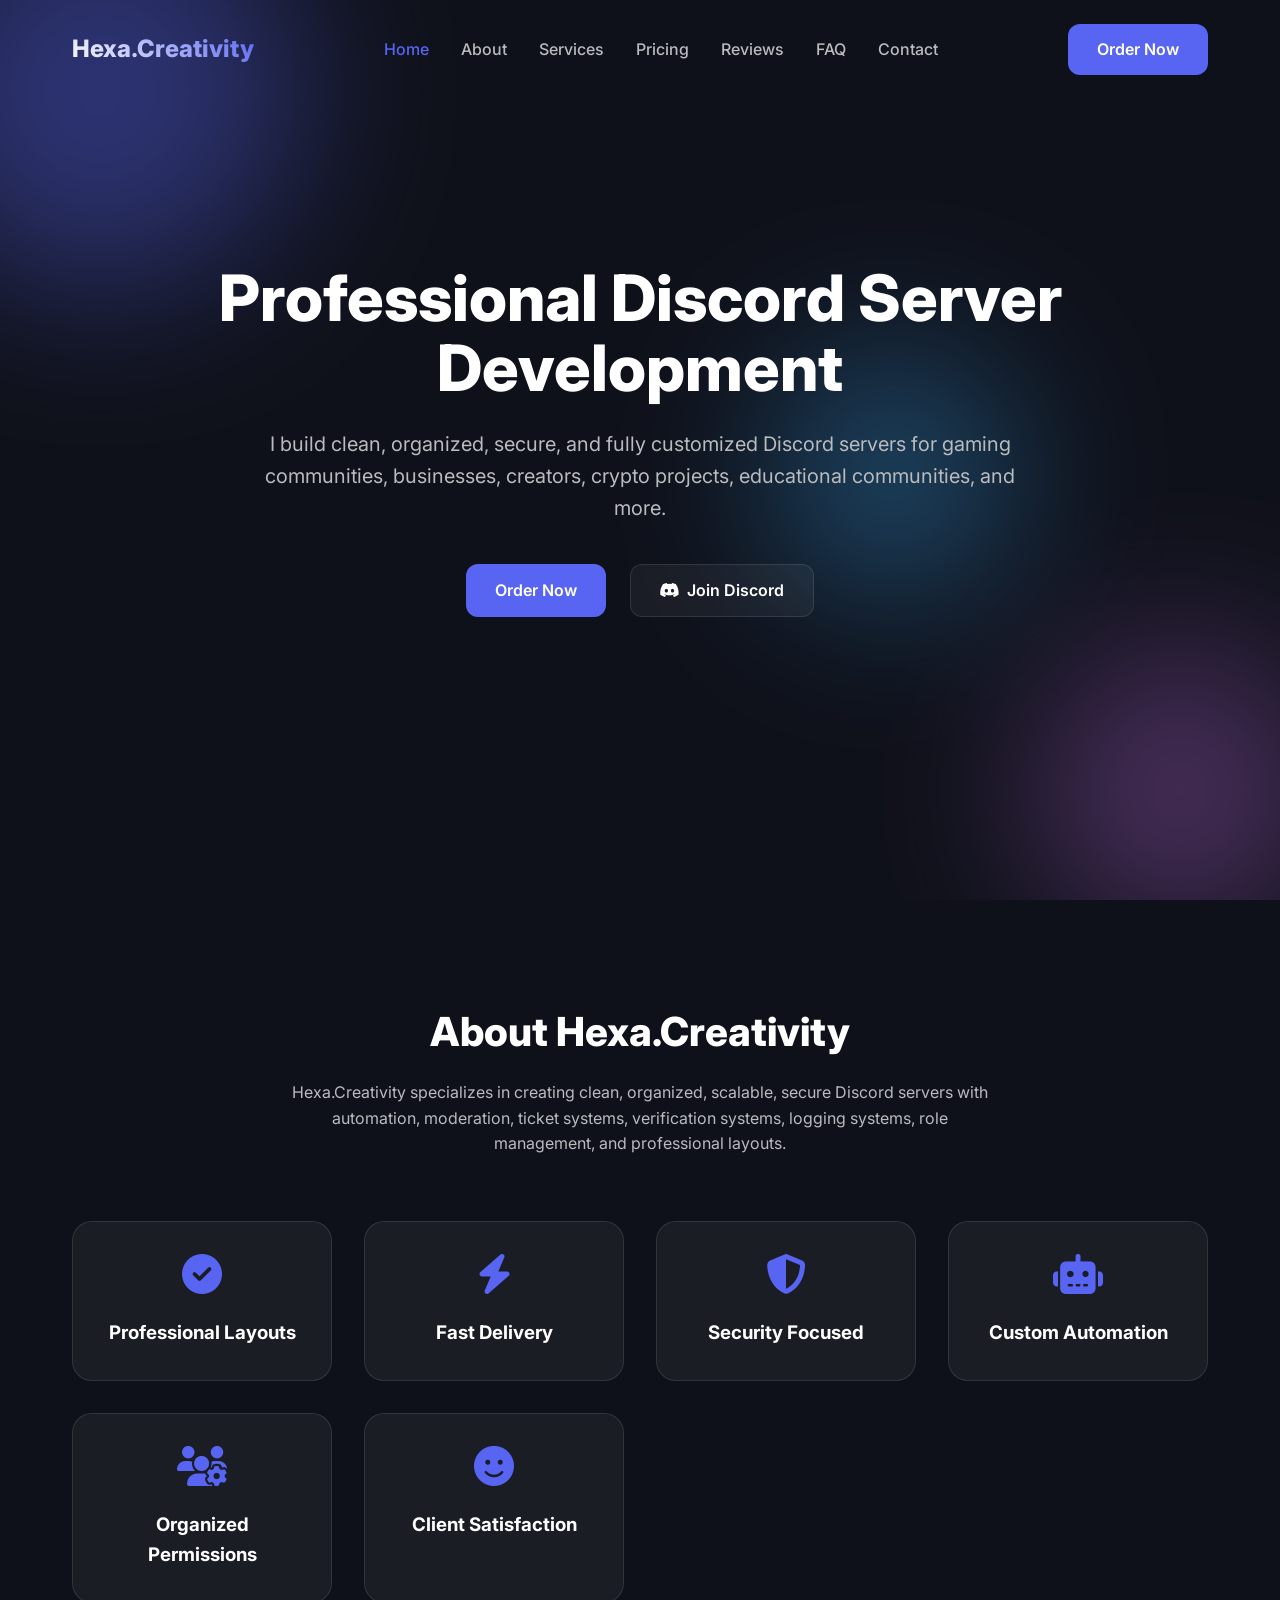
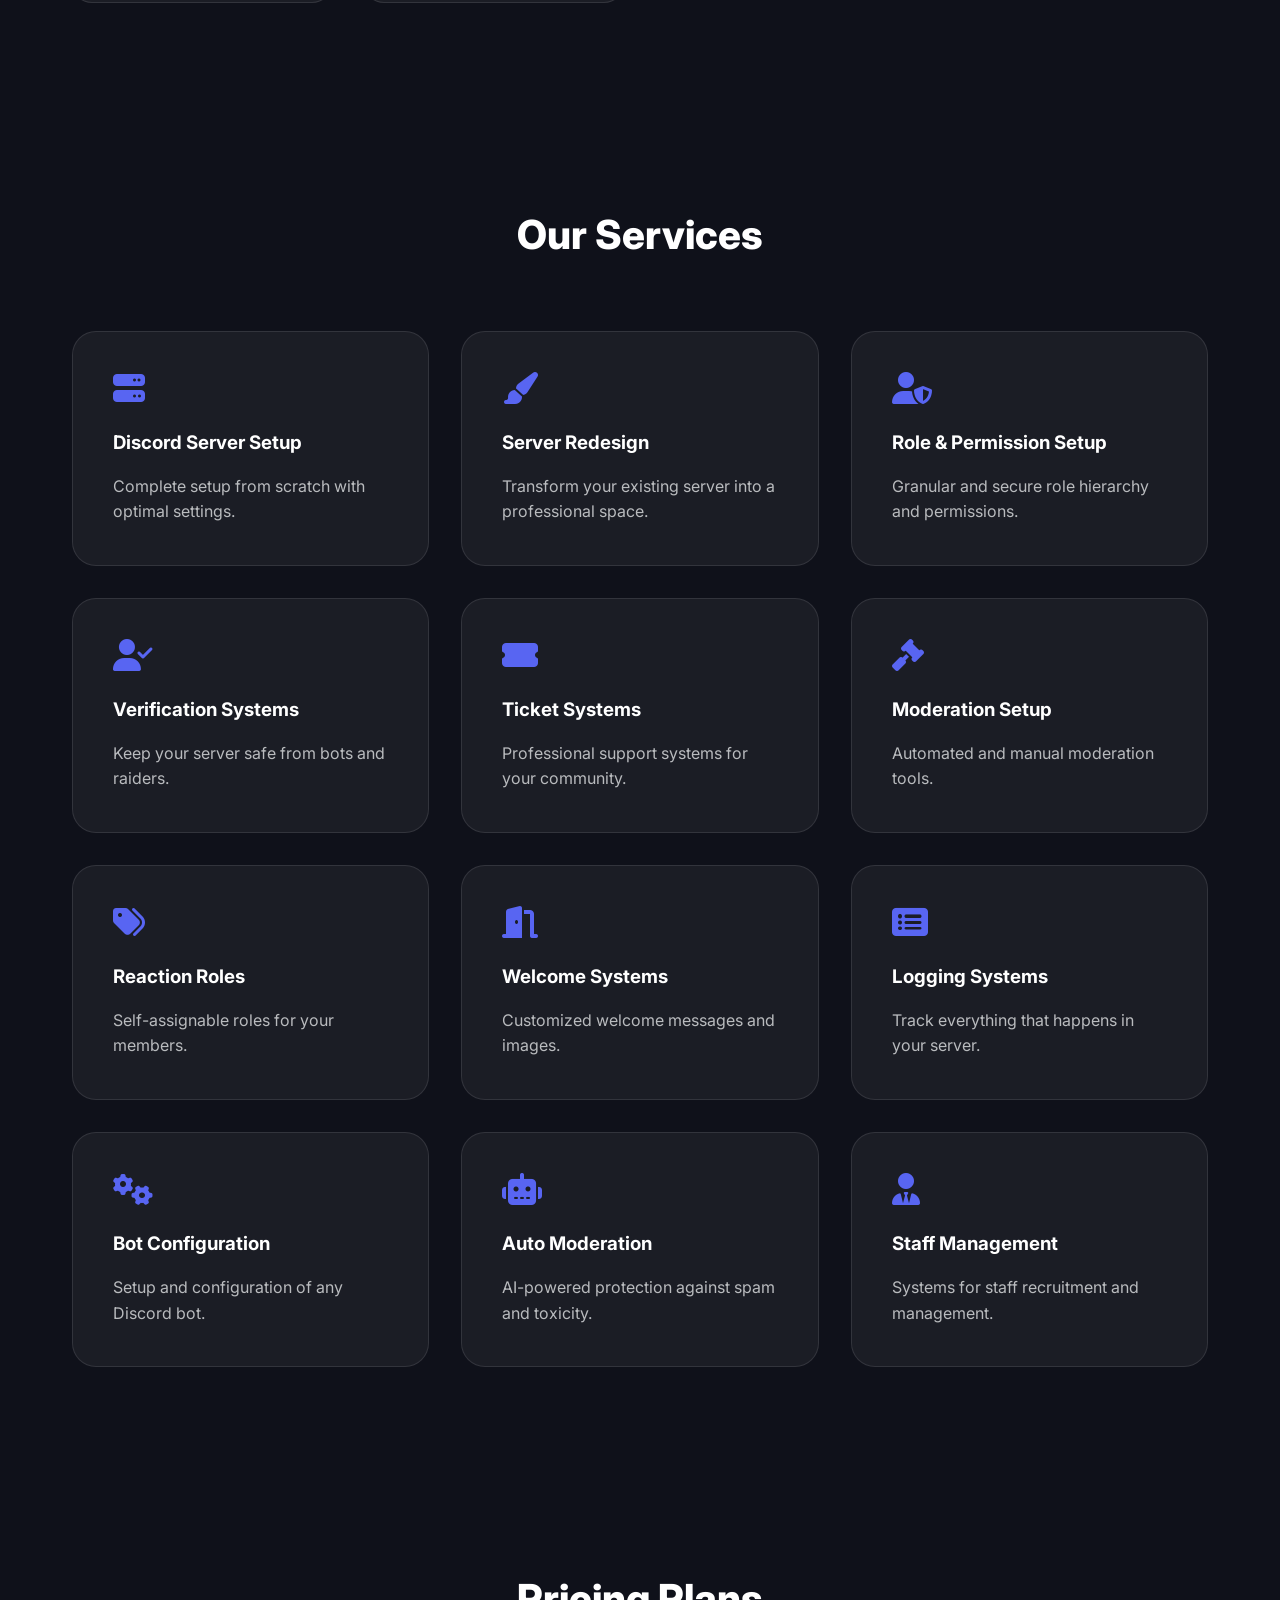
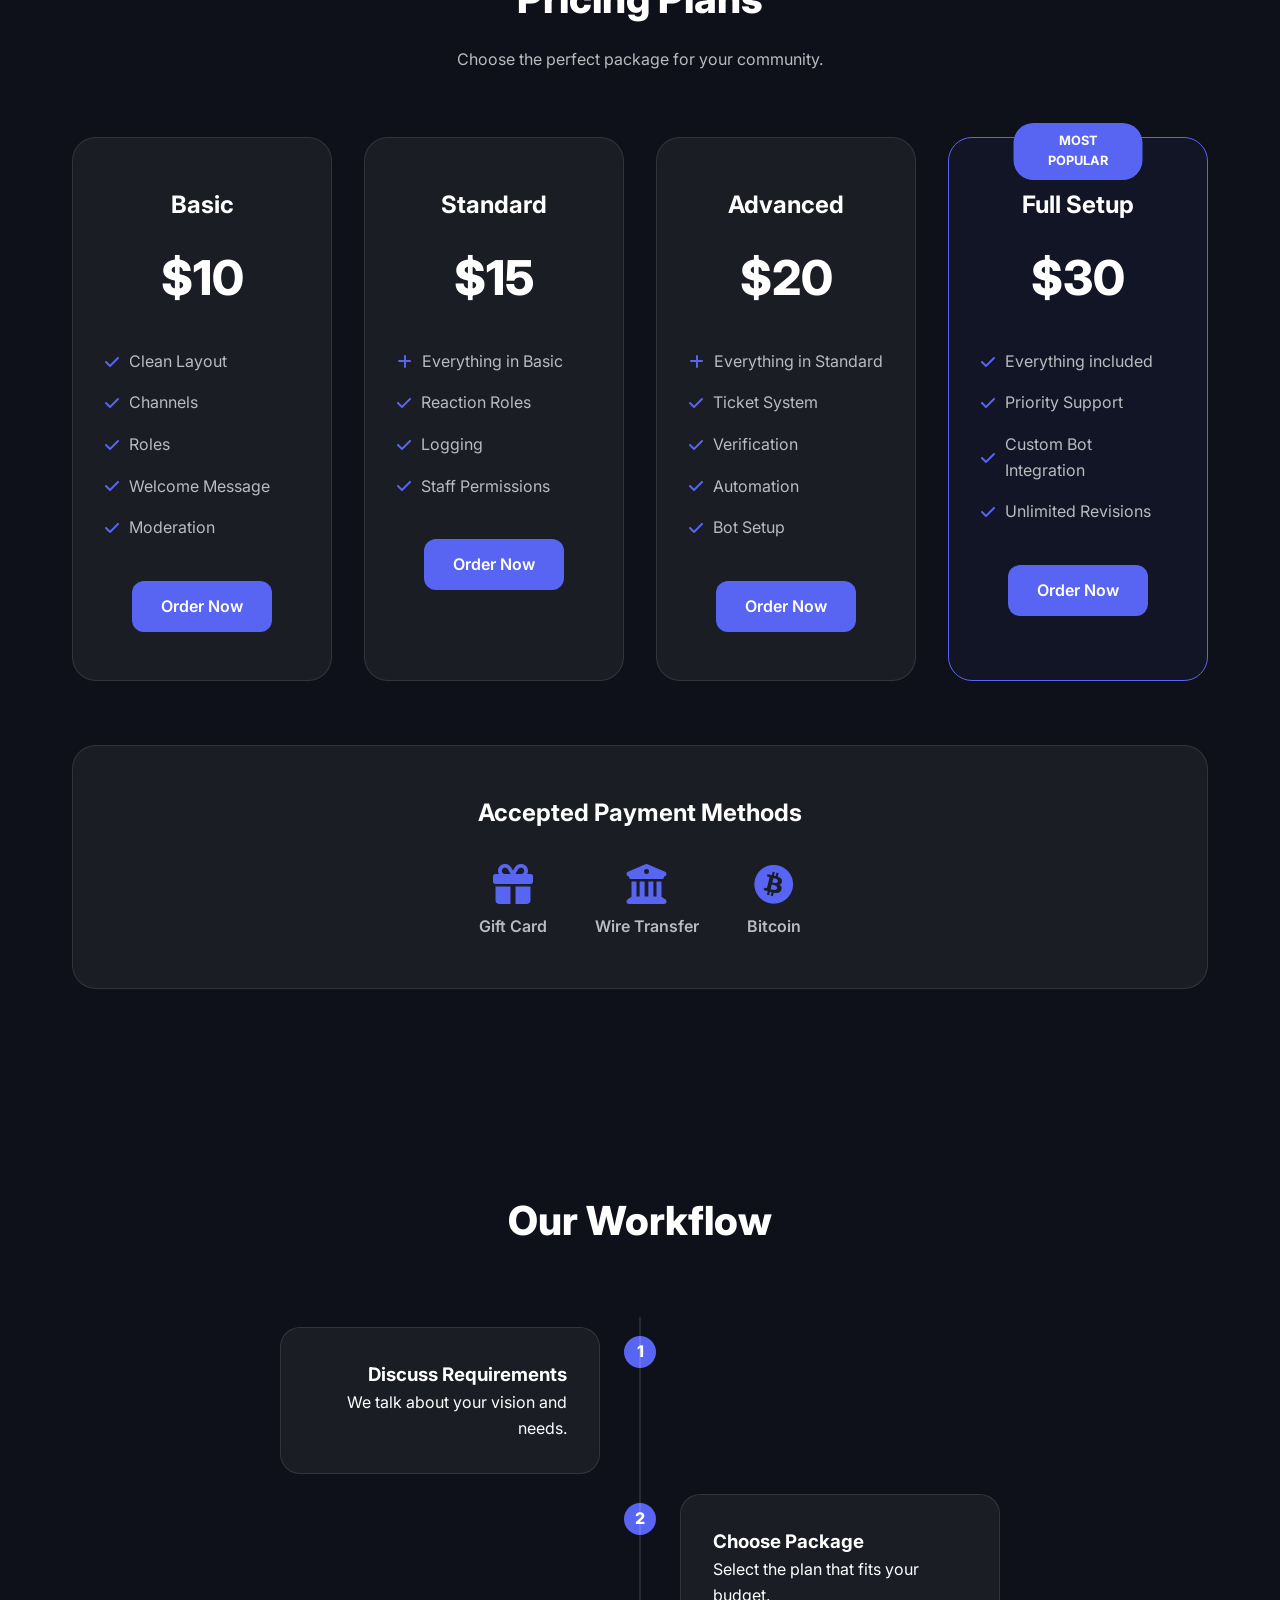
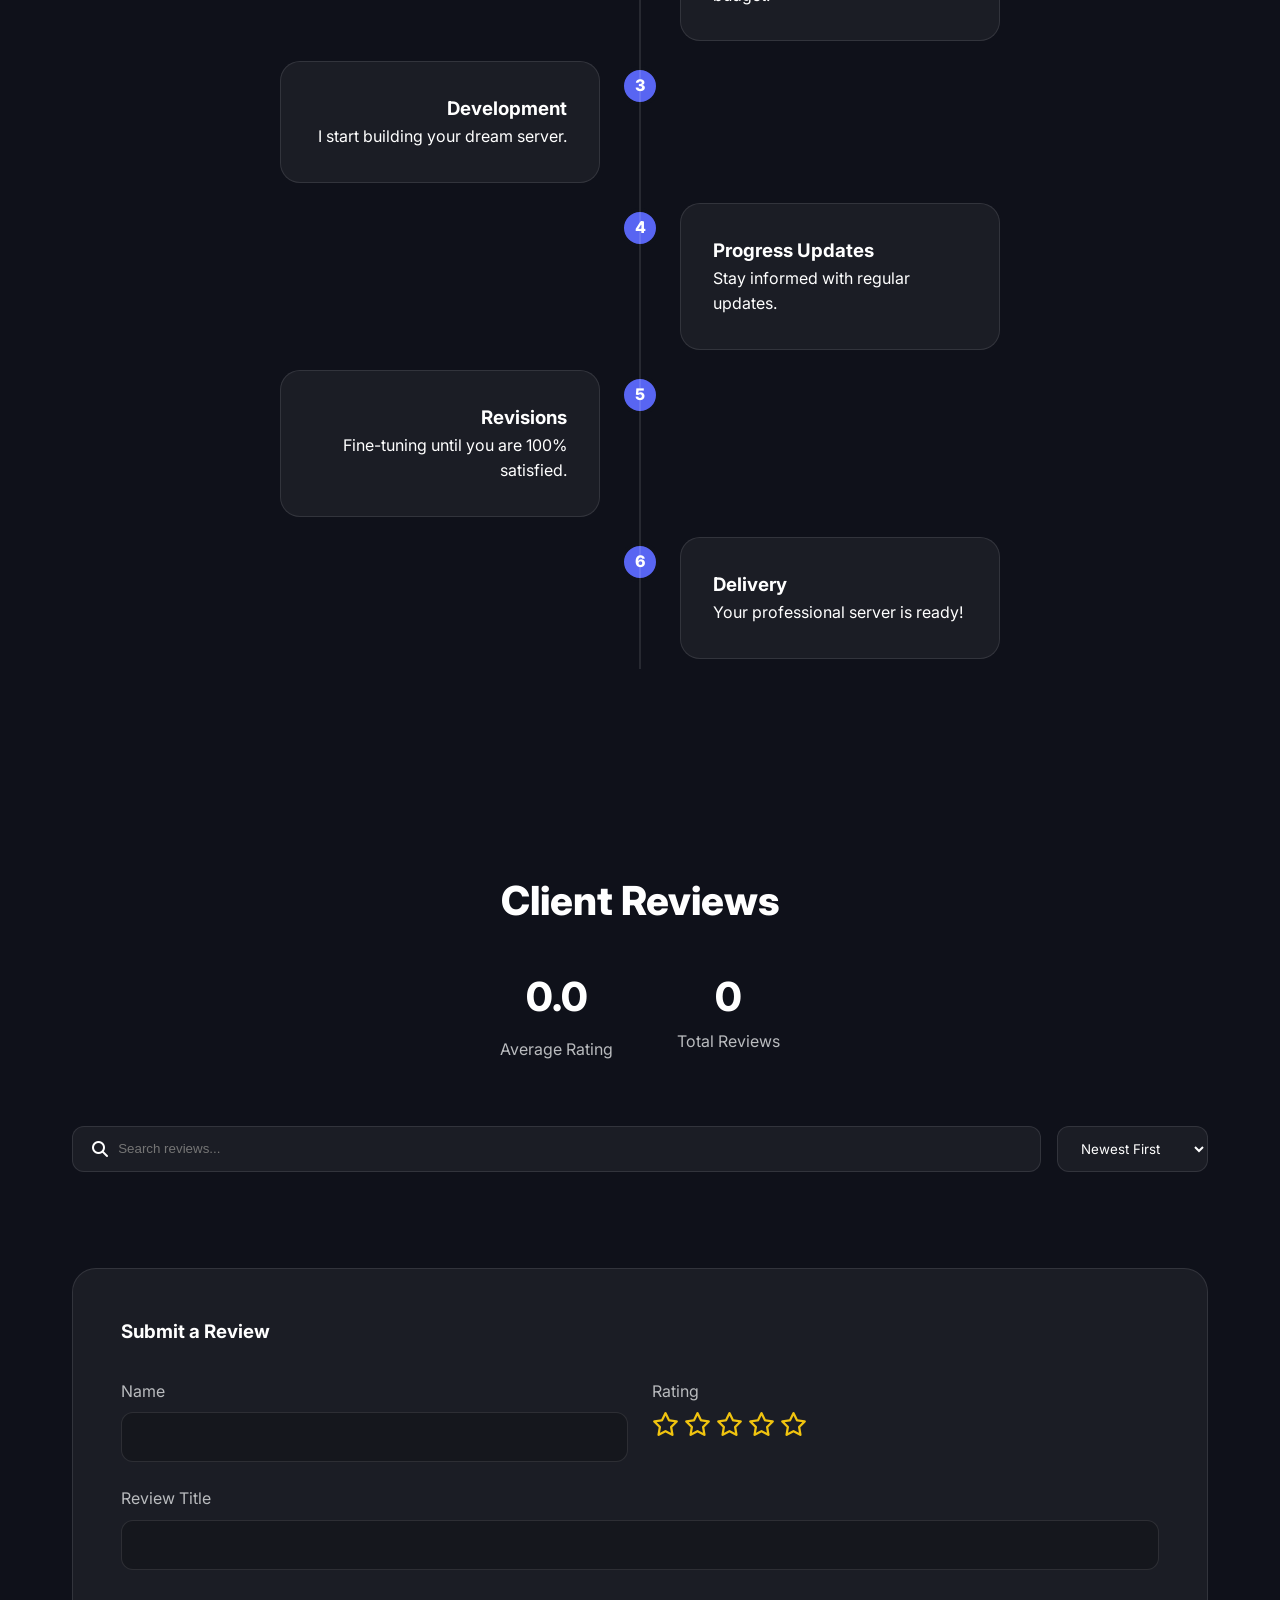
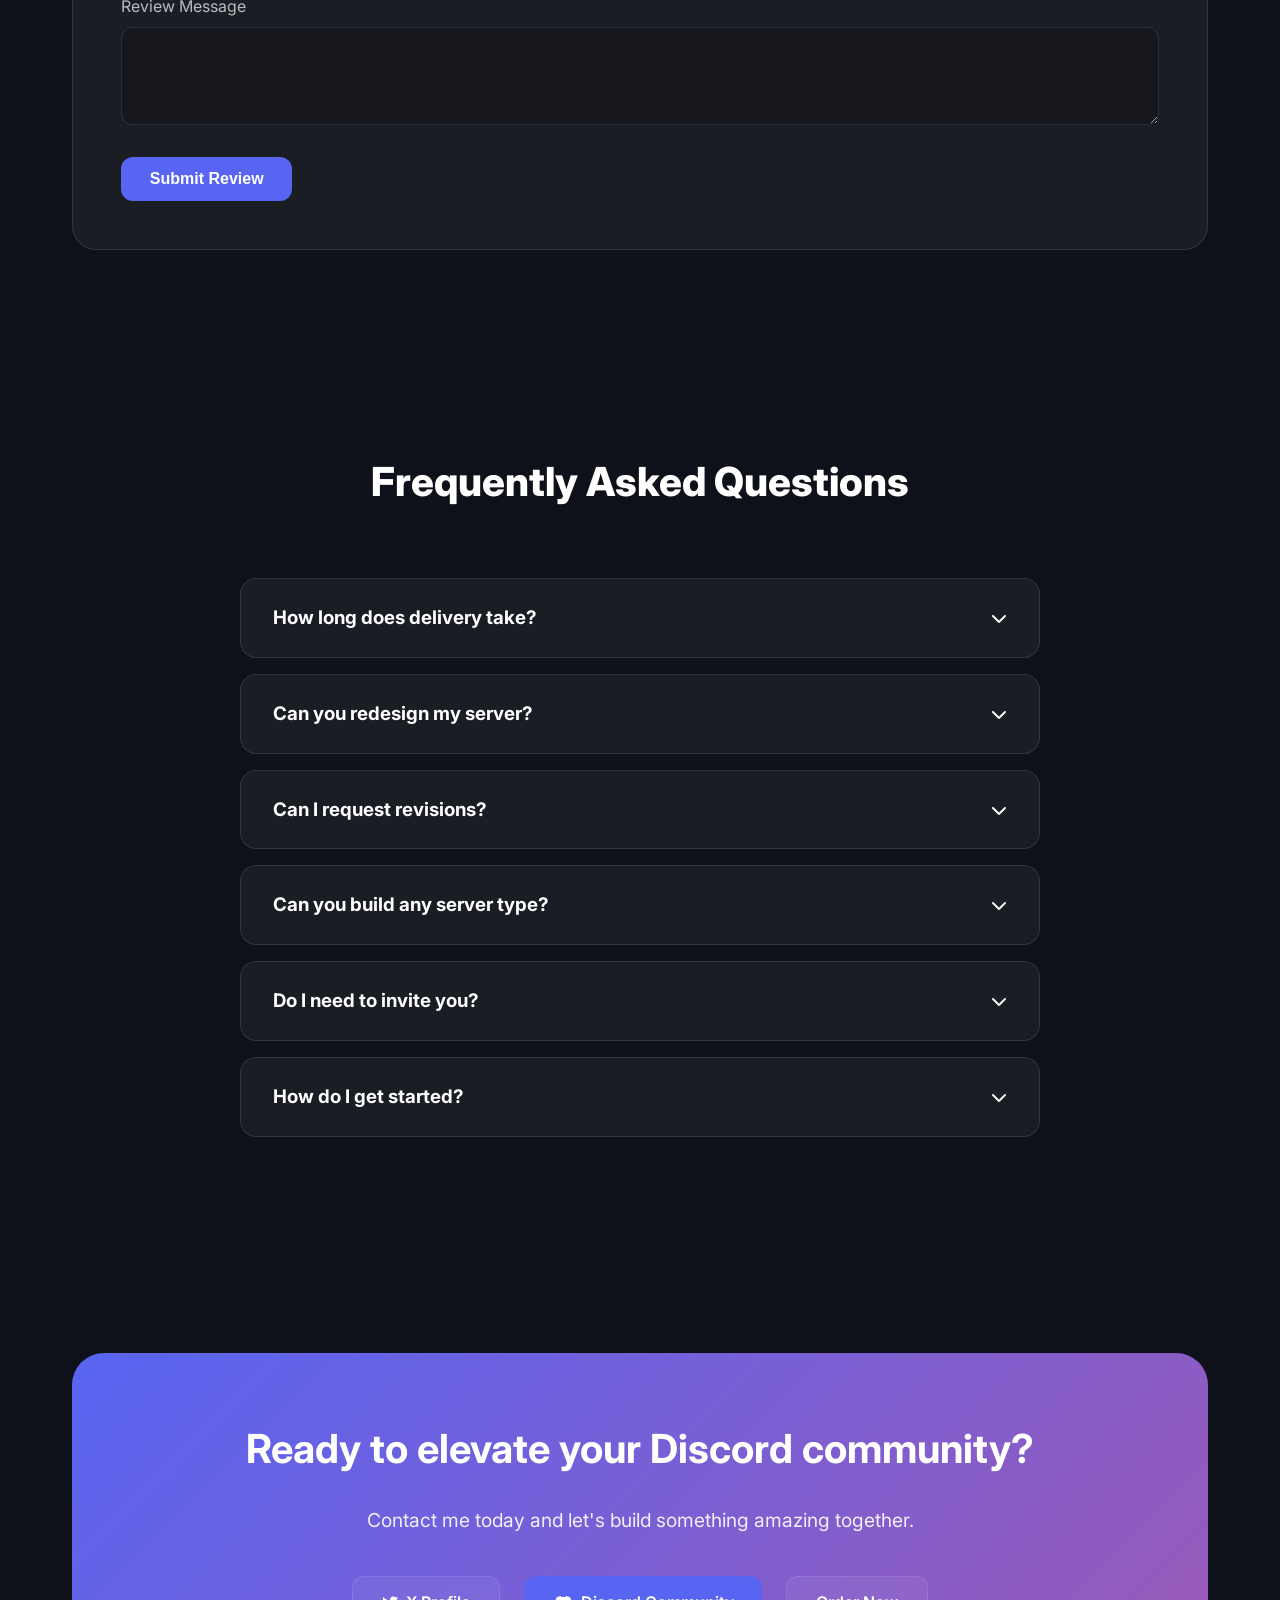
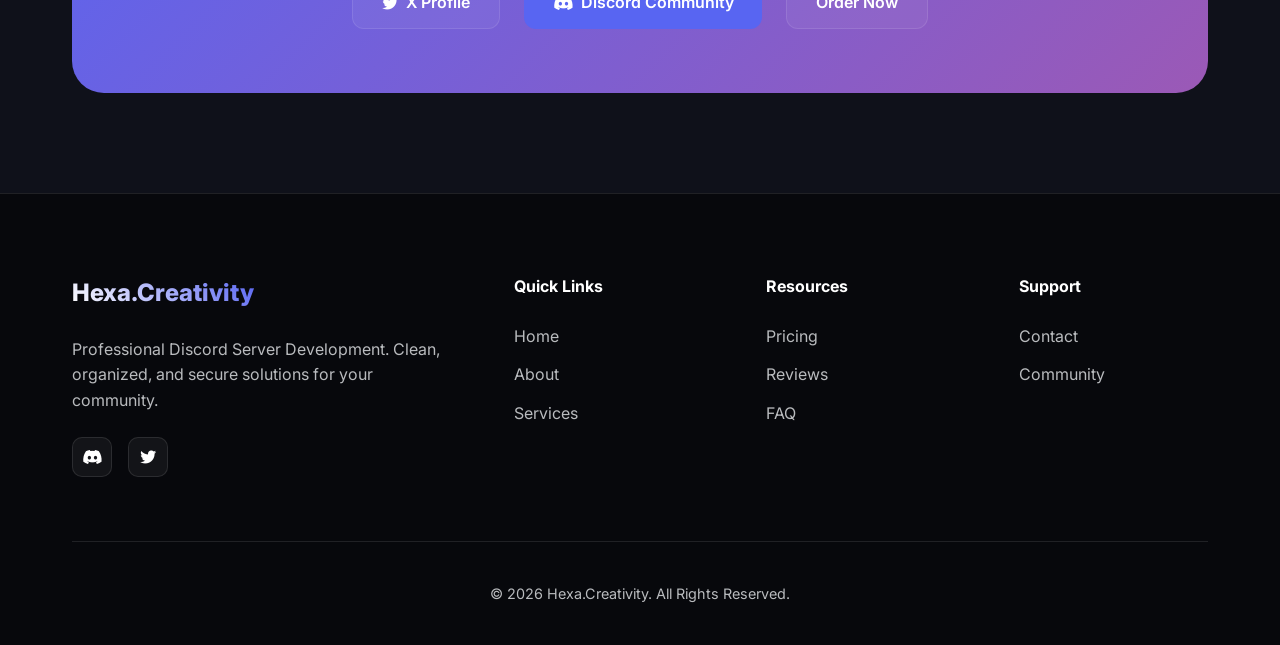
<file: index (6).html>
<!DOCTYPE html>
<html lang="en">
<head>
    <meta charset="UTF-8">
    <meta name="viewport" content="width=device-width, initial-scale=1.0">
    <title>Hexa.Creativity | Professional Discord Server Development</title>
    <link rel="stylesheet" href="style.css">
    <link rel="stylesheet" href="https://cdnjs.cloudflare.com/ajax/libs/font-awesome/6.4.0/css/all.min.css">
    <link rel="preconnect" href="https://fonts.googleapis.com">
    <link rel="preconnect" href="https://fonts.gstatic.com" crossorigin>
    <link href="https://fonts.googleapis.com/css2?family=Inter:wght@300;400;500;600;700;800&display=swap" rel="stylesheet">
</head>
<body class="dark-mode">
    <!-- Loading Animation -->
    <div id="loader" class="loader-wrapper">
        <div class="loader"></div>
    </div>

    <!-- Scroll Progress Bar -->
    <div class="progress-container">
        <div class="progress-bar" id="myBar"></div>
    </div>

    <!-- Navbar -->
    <nav class="navbar">
        <div class="container">
            <a href="#" class="logo">Hexa.Creativity</a>
            <div class="nav-links" id="navLinks">
                <a href="#home" class="nav-link active">Home</a>
                <a href="#about" class="nav-link">About</a>
                <a href="#services" class="nav-link">Services</a>
                <a href="#pricing" class="nav-link">Pricing</a>
                <a href="#reviews" class="nav-link">Reviews</a>
                <a href="#faq" class="nav-link">FAQ</a>
                <a href="#contact" class="nav-link">Contact</a>
            </div>
            <div class="nav-actions">
                <a href="#pricing" class="btn btn-primary order-btn">Order Now</a>
                <div class="hamburger" id="hamburger">
                    <span></span>
                    <span></span>
                    <span></span>
                </div>
            </div>
        </div>
    </nav>

    <!-- Hero Section -->
    <section id="home" class="hero">
        <div class="animated-bg">
            <div class="shape shape-1"></div>
            <div class="shape shape-2"></div>
            <div class="shape shape-3"></div>
        </div>
        <div class="container">
            <div class="hero-content">
                <h1 class="fade-in">Professional Discord Server Development</h1>
                <p class="fade-in">I build clean, organized, secure, and fully customized Discord servers for gaming communities, businesses, creators, crypto projects, educational communities, and more.</p>
                <div class="hero-btns fade-in">
                    <a href="#pricing" class="btn btn-primary">Order Now</a>
                    <a href="https://discord.gg/VbtYQuGeNK" target="_blank" class="btn btn-secondary"><i class="fab fa-discord"></i> Join Discord</a>
                </div>
            </div>
        </div>
    </section>

    <!-- About Section -->
    <section id="about" class="about">
        <div class="container">
            <div class="section-header">
                <h2 class="fade-in">About Hexa.Creativity</h2>
                <p class="fade-in">Hexa.Creativity specializes in creating clean, organized, scalable, secure Discord servers with automation, moderation, ticket systems, verification systems, logging systems, role management, and professional layouts.</p>
            </div>
            <div class="feature-grid">
                <div class="feature-card fade-in">
                    <i class="fas fa-check-circle"></i>
                    <h3>Professional Layouts</h3>
                </div>
                <div class="feature-card fade-in">
                    <i class="fas fa-bolt"></i>
                    <h3>Fast Delivery</h3>
                </div>
                <div class="feature-card fade-in">
                    <i class="fas fa-shield-alt"></i>
                    <h3>Security Focused</h3>
                </div>
                <div class="feature-card fade-in">
                    <i class="fas fa-robot"></i>
                    <h3>Custom Automation</h3>
                </div>
                <div class="feature-card fade-in">
                    <i class="fas fa-users-cog"></i>
                    <h3>Organized Permissions</h3>
                </div>
                <div class="feature-card fade-in">
                    <i class="fas fa-smile"></i>
                    <h3>Client Satisfaction</h3>
                </div>
            </div>
        </div>
    </section>

    <!-- Services Section -->
    <section id="services" class="services">
        <div class="container">
            <div class="section-header">
                <h2 class="fade-in">Our Services</h2>
            </div>
            <div class="services-grid">
                <div class="service-card fade-in">
                    <i class="fas fa-server"></i>
                    <h3>Discord Server Setup</h3>
                    <p>Complete setup from scratch with optimal settings.</p>
                </div>
                <div class="service-card fade-in">
                    <i class="fas fa-paint-brush"></i>
                    <h3>Server Redesign</h3>
                    <p>Transform your existing server into a professional space.</p>
                </div>
                <div class="service-card fade-in">
                    <i class="fas fa-user-shield"></i>
                    <h3>Role & Permission Setup</h3>
                    <p>Granular and secure role hierarchy and permissions.</p>
                </div>
                <div class="service-card fade-in">
                    <i class="fas fa-user-check"></i>
                    <h3>Verification Systems</h3>
                    <p>Keep your server safe from bots and raiders.</p>
                </div>
                <div class="service-card fade-in">
                    <i class="fas fa-ticket-alt"></i>
                    <h3>Ticket Systems</h3>
                    <p>Professional support systems for your community.</p>
                </div>
                <div class="service-card fade-in">
                    <i class="fas fa-gavel"></i>
                    <h3>Moderation Setup</h3>
                    <p>Automated and manual moderation tools.</p>
                </div>
                <div class="service-card fade-in">
                    <i class="fas fa-tags"></i>
                    <h3>Reaction Roles</h3>
                    <p>Self-assignable roles for your members.</p>
                </div>
                <div class="service-card fade-in">
                    <i class="fas fa-door-open"></i>
                    <h3>Welcome Systems</h3>
                    <p>Customized welcome messages and images.</p>
                </div>
                <div class="service-card fade-in">
                    <i class="fas fa-list-alt"></i>
                    <h3>Logging Systems</h3>
                    <p>Track everything that happens in your server.</p>
                </div>
                <div class="service-card fade-in">
                    <i class="fas fa-cogs"></i>
                    <h3>Bot Configuration</h3>
                    <p>Setup and configuration of any Discord bot.</p>
                </div>
                <div class="service-card fade-in">
                    <i class="fas fa-robot"></i>
                    <h3>Auto Moderation</h3>
                    <p>AI-powered protection against spam and toxicity.</p>
                </div>
                <div class="service-card fade-in">
                    <i class="fas fa-user-tie"></i>
                    <h3>Staff Management</h3>
                    <p>Systems for staff recruitment and management.</p>
                </div>
            </div>
        </div>
    </section>

    <!-- Pricing Section -->
    <section id="pricing" class="pricing">
        <div class="container">
            <div class="section-header">
                <h2 class="fade-in">Pricing Plans</h2>
                <p class="fade-in">Choose the perfect package for your community.</p>
            </div>
            <div class="pricing-grid">
                <!-- Basic -->
                <div class="pricing-card fade-in">
                    <div class="price-header">
                        <h3>Basic</h3>
                        <div class="price">$10</div>
                    </div>
                    <ul class="price-features">
                        <li><i class="fas fa-check"></i> Clean Layout</li>
                        <li><i class="fas fa-check"></i> Channels</li>
                        <li><i class="fas fa-check"></i> Roles</li>
                        <li><i class="fas fa-check"></i> Welcome Message</li>
                        <li><i class="fas fa-check"></i> Moderation</li>
                    </ul>
                    <a href="#contact" class="btn btn-primary">Order Now</a>
                </div>
                <!-- Standard -->
                <div class="pricing-card fade-in">
                    <div class="price-header">
                        <h3>Standard</h3>
                        <div class="price">$15</div>
                    </div>
                    <ul class="price-features">
                        <li><i class="fas fa-plus"></i> Everything in Basic</li>
                        <li><i class="fas fa-check"></i> Reaction Roles</li>
                        <li><i class="fas fa-check"></i> Logging</li>
                        <li><i class="fas fa-check"></i> Staff Permissions</li>
                    </ul>
                    <a href="#contact" class="btn btn-primary">Order Now</a>
                </div>
                <!-- Advanced -->
                <div class="pricing-card fade-in">
                    <div class="price-header">
                        <h3>Advanced</h3>
                        <div class="price">$20</div>
                    </div>
                    <ul class="price-features">
                        <li><i class="fas fa-plus"></i> Everything in Standard</li>
                        <li><i class="fas fa-check"></i> Ticket System</li>
                        <li><i class="fas fa-check"></i> Verification</li>
                        <li><i class="fas fa-check"></i> Automation</li>
                        <li><i class="fas fa-check"></i> Bot Setup</li>
                    </ul>
                    <a href="#contact" class="btn btn-primary">Order Now</a>
                </div>
                <!-- Full Setup -->
                <div class="pricing-card popular fade-in">
                    <div class="popular-tag">MOST POPULAR</div>
                    <div class="price-header">
                        <h3>Full Setup</h3>
                        <div class="price">$30</div>
                    </div>
                    <ul class="price-features">
                        <li><i class="fas fa-check"></i> Everything included</li>
                        <li><i class="fas fa-check"></i> Priority Support</li>
                        <li><i class="fas fa-check"></i> Custom Bot Integration</li>
                        <li><i class="fas fa-check"></i> Unlimited Revisions</li>
                    </ul>
                    <a href="#contact" class="btn btn-primary">Order Now</a>
                </div>
            </div>
            
            <!-- Payment Methods -->
            <div class="payment-methods fade-in">
                <h3>Accepted Payment Methods</h3>
                <div class="payment-icons">
                    <div class="payment-item" title="Gift Card">
                        <i class="fas fa-gift"></i>
                        <span>Gift Card</span>
                    </div>
                    <div class="payment-item" title="Wire Transfer">
                        <i class="fas fa-university"></i>
                        <span>Wire Transfer</span>
                    </div>
                    <div class="payment-item" title="Bitcoin">
                        <i class="fab fa-bitcoin"></i>
                        <span>Bitcoin</span>
                    </div>
                </div>
            </div>
        </div>
    </section>

    <!-- Workflow Section -->
    <section id="workflow" class="workflow">
        <div class="container">
            <div class="section-header">
                <h2 class="fade-in">Our Workflow</h2>
            </div>
            <div class="timeline">
                <div class="timeline-item fade-in">
                    <div class="timeline-number">1</div>
                    <div class="timeline-content">
                        <h3>Discuss Requirements</h3>
                        <p>We talk about your vision and needs.</p>
                    </div>
                </div>
                <div class="timeline-item fade-in">
                    <div class="timeline-number">2</div>
                    <div class="timeline-content">
                        <h3>Choose Package</h3>
                        <p>Select the plan that fits your budget.</p>
                    </div>
                </div>
                <div class="timeline-item fade-in">
                    <div class="timeline-number">3</div>
                    <div class="timeline-content">
                        <h3>Development</h3>
                        <p>I start building your dream server.</p>
                    </div>
                </div>
                <div class="timeline-item fade-in">
                    <div class="timeline-number">4</div>
                    <div class="timeline-content">
                        <h3>Progress Updates</h3>
                        <p>Stay informed with regular updates.</p>
                    </div>
                </div>
                <div class="timeline-item fade-in">
                    <div class="timeline-number">5</div>
                    <div class="timeline-content">
                        <h3>Revisions</h3>
                        <p>Fine-tuning until you are 100% satisfied.</p>
                    </div>
                </div>
                <div class="timeline-item fade-in">
                    <div class="timeline-number">6</div>
                    <div class="timeline-content">
                        <h3>Delivery</h3>
                        <p>Your professional server is ready!</p>
                    </div>
                </div>
            </div>
        </div>
    </section>

    <!-- Reviews Section -->
    <section id="reviews" class="reviews">
        <div class="container">
            <div class="section-header">
                <h2 class="fade-in">Client Reviews</h2>
                <div class="stats fade-in">
                    <div class="stat-item">
                        <div class="stat-value" id="avgRating">0.0</div>
                        <div class="stat-stars" id="avgStars"></div>
                        <div class="stat-label">Average Rating</div>
                    </div>
                    <div class="stat-item">
                        <div class="stat-value" id="totalReviews">0</div>
                        <div class="stat-label">Total Reviews</div>
                    </div>
                </div>
            </div>

            <div class="review-controls fade-in">
                <div class="search-box">
                    <i class="fas fa-search"></i>
                    <input type="text" id="reviewSearch" placeholder="Search reviews...">
                </div>
                <div class="sort-box">
                    <select id="reviewSort">
                        <option value="newest">Newest First</option>
                        <option value="oldest">Oldest First</option>
                        <option value="highest">Highest Rating</option>
                        <option value="lowest">Lowest Rating</option>
                    </select>
                </div>
            </div>

            <div class="review-grid" id="reviewGrid">
                <!-- Reviews will be loaded here via JS -->
            </div>
            
            <div class="load-more-container fade-in">
                <button id="loadMoreBtn" class="btn btn-secondary">Load More</button>
            </div>

            <div class="submit-review fade-in">
                <h3>Submit a Review</h3>
                <form id="reviewForm">
                    <div class="form-row">
                        <div class="form-group">
                            <label>Name</label>
                            <input type="text" id="revName" required>
                        </div>
                        <div class="form-group">
                            <label>Rating</label>
                            <div class="star-rating" id="starInput">
                                <i class="far fa-star" data-rating="1"></i>
                                <i class="far fa-star" data-rating="2"></i>
                                <i class="far fa-star" data-rating="3"></i>
                                <i class="far fa-star" data-rating="4"></i>
                                <i class="far fa-star" data-rating="5"></i>
                            </div>
                            <input type="hidden" id="revRating" value="0">
                        </div>
                    </div>
                    <div class="form-group">
                        <label>Review Title</label>
                        <input type="text" id="revTitle" required>
                    </div>
                    <div class="form-group">
                        <label>Review Message</label>
                        <textarea id="revMessage" rows="4" required></textarea>
                    </div>
                    <button type="submit" class="btn btn-primary">Submit Review</button>
                </form>
            </div>
        </div>
    </section>

    <!-- FAQ Section -->
    <section id="faq" class="faq">
        <div class="container">
            <div class="section-header">
                <h2 class="fade-in">Frequently Asked Questions</h2>
            </div>
            <div class="accordion">
                <div class="accordion-item fade-in">
                    <div class="accordion-header">
                        <h3>How long does delivery take?</h3>
                        <i class="fas fa-chevron-down"></i>
                    </div>
                    <div class="accordion-content">
                        <p>Delivery time depends on the package selected. Basic setups usually take 24-48 hours, while Advanced and Full Setups can take 3-5 days.</p>
                    </div>
                </div>
                <div class="accordion-item fade-in">
                    <div class="accordion-header">
                        <h3>Can you redesign my server?</h3>
                        <i class="fas fa-chevron-down"></i>
                    </div>
                    <div class="accordion-content">
                        <p>Yes! I can take your existing server and completely transform it with professional layouts, roles, and systems without losing your current members.</p>
                    </div>
                </div>
                <div class="accordion-item fade-in">
                    <div class="accordion-header">
                        <h3>Can I request revisions?</h3>
                        <i class="fas fa-chevron-down"></i>
                    </div>
                    <div class="accordion-content">
                        <p>Absolutely. Your satisfaction is my priority. Each package includes a certain number of revisions to ensure everything is perfect.</p>
                    </div>
                </div>
                <div class="accordion-item fade-in">
                    <div class="accordion-header">
                        <h3>Can you build any server type?</h3>
                        <i class="fas fa-chevron-down"></i>
                    </div>
                    <div class="accordion-content">
                        <p>Yes, I have experience building servers for gaming, NFT/Crypto, educational purposes, businesses, and private social communities.</p>
                    </div>
                </div>
                <div class="accordion-item fade-in">
                    <div class="accordion-header">
                        <h3>Do I need to invite you?</h3>
                        <i class="fas fa-chevron-down"></i>
                    </div>
                    <div class="accordion-content">
                        <p>Yes, you will need to provide me with Administrative permissions or invite me to the server to perform the setup. I follow strict security protocols.</p>
                    </div>
                </div>
                <div class="accordion-item fade-in">
                    <div class="accordion-header">
                        <h3>How do I get started?</h3>
                        <i class="fas fa-chevron-down"></i>
                    </div>
                    <div class="accordion-content">
                        <p>Simply click the "Order Now" button, choose your package, and contact me via Discord or the contact form to discuss your requirements.</p>
                    </div>
                </div>
            </div>
        </div>
    </section>

    <!-- Contact Section -->
    <section id="contact" class="contact">
        <div class="container">
            <div class="contact-card fade-in">
                <h2>Ready to elevate your Discord community?</h2>
                <p>Contact me today and let's build something amazing together.</p>
                <div class="contact-btns">
                    <a href="https://x.com/Labost909" target="_blank" class="btn btn-secondary"><i class="fab fa-twitter"></i> X Profile</a>
                    <a href="https://discord.gg/VbtYQuGeNK" target="_blank" class="btn btn-primary"><i class="fab fa-discord"></i> Discord Community</a>
                    <a href="mailto:contact@hexa.creativity" class="btn btn-secondary">Order Now</a>
                </div>
            </div>
        </div>
    </section>

    <!-- Footer -->
    <footer class="footer">
        <div class="container">
            <div class="footer-grid">
                <div class="footer-info">
                    <a href="#" class="logo">Hexa.Creativity</a>
                    <p>Professional Discord Server Development. Clean, organized, and secure solutions for your community.</p>
                    <div class="social-links">
                        <a href="https://discord.gg/VbtYQuGeNK" target="_blank"><i class="fab fa-discord"></i></a>
                        <a href="https://x.com/Labost909" target="_blank"><i class="fab fa-twitter"></i></a>
                    </div>
                </div>
                <div class="footer-links">
                    <h4>Quick Links</h4>
                    <a href="#home">Home</a>
                    <a href="#about">About</a>
                    <a href="#services">Services</a>
                </div>
                <div class="footer-links">
                    <h4>Resources</h4>
                    <a href="#pricing">Pricing</a>
                    <a href="#reviews">Reviews</a>
                    <a href="#faq">FAQ</a>
                </div>
                <div class="footer-links">
                    <h4>Support</h4>
                    <a href="#contact">Contact</a>
                    <a href="https://discord.gg/VbtYQuGeNK">Community</a>
                </div>
            </div>
            <div class="footer-bottom">
                <p>&copy; 2026 Hexa.Creativity. All Rights Reserved.</p>
            </div>
        </div>
    </footer>

    <!-- Back to Top -->
    <button id="backToTop" title="Go to top"><i class="fas fa-arrow-up"></i></button>

    <script src="script.js"></script>
</body>
</html>
</file>
<file: style.css>
:root {
    --primary-color: #5865F2;
    --primary-hover: #4752C4;
    --bg-dark: #0f111a;
    --bg-card: rgba(255, 255, 255, 0.05);
    --text-main: #ffffff;
    --text-muted: #b9bbbe;
    --glass-border: rgba(255, 255, 255, 0.1);
    --transition: all 0.3s cubic-bezier(0.4, 0, 0.2, 1);
}

* {
    margin: 0;
    padding: 0;
    box-sizing: border-box;
}

html {
    scroll-behavior: smooth;
}

body {
    font-family: 'Inter', sans-serif;
    background-color: var(--bg-dark);
    color: var(--text-main);
    line-height: 1.6;
    overflow-x: hidden;
}

.container {
    max-width: 1200px;
    margin: 0 auto;
    padding: 0 2rem;
}

/* Loader */
.loader-wrapper {
    position: fixed;
    top: 0;
    left: 0;
    width: 100%;
    height: 100%;
    background: var(--bg-dark);
    display: flex;
    justify-content: center;
    align-items: center;
    z-index: 9999;
    transition: opacity 0.5s ease, visibility 0.5s;
}

.loader {
    width: 50px;
    height: 50px;
    border: 5px solid var(--glass-border);
    border-top: 5px solid var(--primary-color);
    border-radius: 50%;
    animation: spin 1s linear infinite;
}

@keyframes spin {
    0% { transform: rotate(0deg); }
    100% { transform: rotate(360deg); }
}

/* Progress Bar */
.progress-container {
    position: fixed;
    top: 0;
    z-index: 1001;
    width: 100%;
    height: 4px;
    background: transparent;
}

.progress-bar {
    height: 4px;
    background: var(--primary-color);
    width: 0%;
}

/* Buttons */
.btn {
    display: inline-flex;
    align-items: center;
    justify-content: center;
    padding: 0.8rem 1.8rem;
    border-radius: 12px;
    font-weight: 600;
    text-decoration: none;
    transition: var(--transition);
    cursor: pointer;
    border: none;
    font-size: 1rem;
    gap: 8px;
}

.btn-primary {
    background: var(--primary-color);
    color: white;
}

.btn-primary:hover {
    background: var(--primary-hover);
    transform: translateY(-2px);
    box-shadow: 0 10px 20px rgba(88, 101, 242, 0.3);
}

.btn-secondary {
    background: var(--bg-card);
    color: white;
    border: 1px solid var(--glass-border);
}

.btn-secondary:hover {
    background: rgba(255, 255, 255, 0.1);
    transform: translateY(-2px);
}

/* Navbar */
.navbar {
    position: fixed;
    top: 0;
    width: 100%;
    padding: 1.5rem 0;
    z-index: 1000;
    transition: var(--transition);
    background: transparent;
}

.navbar.scrolled {
    padding: 1rem 0;
    background: rgba(15, 17, 26, 0.8);
    backdrop-filter: blur(10px);
    border-bottom: 1px solid var(--glass-border);
}

.navbar .container {
    display: flex;
    justify-content: space-between;
    align-items: center;
}

.logo {
    font-size: 1.5rem;
    font-weight: 800;
    color: var(--text-main);
    text-decoration: none;
    background: linear-gradient(45deg, #fff, var(--primary-color));
    -webkit-background-clip: text;
    -webkit-text-fill-color: transparent;
}

.nav-links {
    display: flex;
    gap: 2rem;
}

.nav-link {
    color: var(--text-muted);
    text-decoration: none;
    font-weight: 500;
    transition: var(--transition);
}

.nav-link:hover, .nav-link.active {
    color: var(--primary-color);
}

.hamburger {
    display: none;
    flex-direction: column;
    gap: 6px;
    cursor: pointer;
}

.hamburger span {
    width: 30px;
    height: 3px;
    background: var(--text-main);
    border-radius: 3px;
    transition: var(--transition);
}

/* Hero Section */
.hero {
    position: relative;
    height: 100vh;
    display: flex;
    align-items: center;
    justify-content: center;
    text-align: center;
    padding-top: 80px;
    overflow: hidden;
}

.animated-bg {
    position: absolute;
    width: 100%;
    height: 100%;
    z-index: -1;
}

.shape {
    position: absolute;
    filter: blur(80px);
    border-radius: 50%;
    opacity: 0.4;
    animation: float 20s infinite alternate;
}

.shape-1 { width: 400px; height: 400px; background: var(--primary-color); top: -100px; left: -100px; }
.shape-2 { width: 300px; height: 300px; background: #9b59b6; bottom: -50px; right: -50px; animation-delay: -5s; }
.shape-3 { width: 250px; height: 250px; background: #3498db; top: 40%; left: 60%; animation-delay: -10s; }

@keyframes float {
    0% { transform: translate(0, 0) rotate(0deg); }
    100% { transform: translate(100px, 50px) rotate(360deg); }
}

.hero-content h1 {
    font-size: 4rem;
    font-weight: 800;
    margin-bottom: 1.5rem;
    line-height: 1.1;
}

.hero-content p {
    font-size: 1.25rem;
    color: var(--text-muted);
    max-width: 800px;
    margin: 0 auto 2.5rem;
}

.hero-btns {
    display: flex;
    gap: 1.5rem;
    justify-content: center;
}

/* Section Common */
section {
    padding: 100px 0;
}

.section-header {
    text-align: center;
    margin-bottom: 4rem;
}

.section-header h2 {
    font-size: 2.5rem;
    font-weight: 800;
    margin-bottom: 1rem;
}

.section-header p {
    color: var(--text-muted);
    max-width: 700px;
    margin: 0 auto;
}

/* About Section */
.feature-grid {
    display: grid;
    grid-template-columns: repeat(auto-fit, minmax(250px, 1fr));
    gap: 2rem;
}

.feature-card {
    background: var(--bg-card);
    border: 1px solid var(--glass-border);
    padding: 2rem;
    border-radius: 20px;
    text-align: center;
    transition: var(--transition);
}

.feature-card:hover {
    background: rgba(255, 255, 255, 0.08);
    transform: translateY(-10px);
    border-color: var(--primary-color);
}

.feature-card i {
    font-size: 2.5rem;
    color: var(--primary-color);
    margin-bottom: 1.5rem;
}

/* Services Section */
.services-grid {
    display: grid;
    grid-template-columns: repeat(auto-fit, minmax(280px, 1fr));
    gap: 2rem;
}

.service-card {
    background: var(--bg-card);
    border: 1px solid var(--glass-border);
    padding: 2.5rem;
    border-radius: 24px;
    transition: var(--transition);
}

.service-card:hover {
    background: rgba(255, 255, 255, 0.08);
    transform: translateY(-10px);
    border-color: var(--primary-color);
}

.service-card i {
    font-size: 2rem;
    color: var(--primary-color);
    margin-bottom: 1.5rem;
}

.service-card h3 {
    margin-bottom: 1rem;
}

.service-card p {
    color: var(--text-muted);
}

/* Pricing Section */
.pricing-grid {
    display: grid;
    grid-template-columns: repeat(auto-fit, minmax(260px, 1fr));
    gap: 2rem;
    margin-bottom: 4rem;
}

.pricing-card {
    background: var(--bg-card);
    border: 1px solid var(--glass-border);
    padding: 3rem 2rem;
    border-radius: 24px;
    text-align: center;
    position: relative;
    transition: var(--transition);
}

.pricing-card.popular {
    border-color: var(--primary-color);
    transform: scale(1.05);
    background: rgba(88, 101, 242, 0.05);
}

.popular-tag {
    position: absolute;
    top: -15px;
    left: 50%;
    transform: translateX(-50%);
    background: var(--primary-color);
    color: white;
    padding: 0.5rem 1.5rem;
    border-radius: 20px;
    font-size: 0.8rem;
    font-weight: 700;
}

.price-header h3 {
    font-size: 1.5rem;
    margin-bottom: 1rem;
}

.price {
    font-size: 3rem;
    font-weight: 800;
    margin-bottom: 2rem;
}

.price-features {
    list-style: none;
    margin-bottom: 2.5rem;
    text-align: left;
}

.price-features li {
    margin-bottom: 1rem;
    color: var(--text-muted);
    display: flex;
    align-items: center;
    gap: 10px;
}

.price-features i {
    color: var(--primary-color);
}

.payment-methods {
    text-align: center;
    margin-top: 4rem;
    padding: 3rem;
    background: var(--bg-card);
    border-radius: 24px;
    border: 1px solid var(--glass-border);
}

.payment-methods h3 {
    margin-bottom: 2rem;
    font-size: 1.5rem;
}

.payment-icons {
    display: flex;
    justify-content: center;
    gap: 3rem;
    flex-wrap: wrap;
}

.payment-item {
    display: flex;
    flex-direction: column;
    align-items: center;
    gap: 10px;
}

.payment-item i {
    font-size: 2.5rem;
    color: var(--primary-color);
}

.payment-item span {
    font-weight: 600;
    color: var(--text-muted);
}

/* Workflow Section */
.timeline {
    position: relative;
    max-width: 800px;
    margin: 0 auto;
}

.timeline::after {
    content: '';
    position: absolute;
    width: 2px;
    background: var(--glass-border);
    top: 0;
    bottom: 0;
    left: 50%;
    margin-left: -1px;
}

.timeline-item {
    padding: 10px 40px;
    position: relative;
    background: inherit;
    width: 50%;
}

.timeline-item:nth-child(odd) { left: 0; text-align: right; }
.timeline-item:nth-child(even) { left: 50%; }

.timeline-number {
    position: absolute;
    width: 40px;
    height: 40px;
    right: -20px;
    background: var(--primary-color);
    border: 4px solid var(--bg-dark);
    top: 15px;
    border-radius: 50%;
    z-index: 1;
    display: flex;
    align-items: center;
    justify-content: center;
    font-weight: 800;
}

.timeline-item:nth-child(even) .timeline-number { left: -20px; }

.timeline-content {
    padding: 2rem;
    background: var(--bg-card);
    border: 1px solid var(--glass-border);
    border-radius: 20px;
}

/* Reviews Section */
.stats {
    display: flex;
    justify-content: center;
    gap: 4rem;
    margin-top: 2rem;
}

.stat-item {
    text-align: center;
}

.stat-value {
    font-size: 2.5rem;
    font-weight: 800;
}

.stat-stars {
    color: #f1c40f;
    margin: 0.5rem 0;
}

.stat-label {
    color: var(--text-muted);
}

.review-controls {
    display: flex;
    justify-content: space-between;
    gap: 1rem;
    margin-bottom: 2rem;
}

.search-box, .sort-box select {
    background: var(--bg-card);
    border: 1px solid var(--glass-border);
    padding: 0.8rem 1.2rem;
    border-radius: 12px;
    color: white;
    font-family: inherit;
}

.search-box {
    display: flex;
    align-items: center;
    gap: 10px;
    flex: 1;
}

.search-box input {
    background: transparent;
    border: none;
    color: white;
    width: 100%;
    outline: none;
}

.review-grid {
    display: grid;
    grid-template-columns: repeat(auto-fit, minmax(300px, 1fr));
    gap: 2rem;
    margin-bottom: 3rem;
}

.review-card {
    background: var(--bg-card);
    border: 1px solid var(--glass-border);
    padding: 2rem;
    border-radius: 20px;
    position: relative;
    animation: fadeIn 0.5s ease forwards;
}

.review-card-header {
    display: flex;
    justify-content: space-between;
    margin-bottom: 1rem;
}

.rev-user-info h4 { margin-bottom: 4px; }
.rev-stars { color: #f1c40f; font-size: 0.9rem; }
.rev-date { color: var(--text-muted); font-size: 0.8rem; }

.review-card h5 { font-size: 1.1rem; margin-bottom: 0.5rem; }
.review-card p { color: var(--text-muted); font-size: 0.95rem; }

.review-actions {
    margin-top: 1.5rem;
    display: flex;
    gap: 10px;
    justify-content: flex-end;
}

.rev-btn {
    padding: 5px 10px;
    font-size: 0.8rem;
    border-radius: 6px;
}

.submit-review {
    background: var(--bg-card);
    border: 1px solid var(--glass-border);
    padding: 3rem;
    border-radius: 24px;
    margin-top: 4rem;
}

.submit-review h3 { margin-bottom: 2rem; }

.form-group { margin-bottom: 1.5rem; }
.form-group label { display: block; margin-bottom: 0.5rem; color: var(--text-muted); }
.form-group input, .form-group textarea {
    width: 100%;
    padding: 1rem;
    background: rgba(0,0,0,0.2);
    border: 1px solid var(--glass-border);
    border-radius: 12px;
    color: white;
    font-family: inherit;
}

.form-row {
    display: grid;
    grid-template-columns: 1fr 1fr;
    gap: 1.5rem;
}

.star-rating {
    display: flex;
    gap: 5px;
    font-size: 1.5rem;
    color: #f1c40f;
    cursor: pointer;
}

.load-more-container {
    text-align: center;
}

/* FAQ Section */
.accordion {
    max-width: 800px;
    margin: 0 auto;
}

.accordion-item {
    background: var(--bg-card);
    border: 1px solid var(--glass-border);
    border-radius: 16px;
    margin-bottom: 1rem;
    overflow: hidden;
}

.accordion-header {
    padding: 1.5rem 2rem;
    display: flex;
    justify-content: space-between;
    align-items: center;
    cursor: pointer;
    transition: var(--transition);
}

.accordion-header:hover { background: rgba(255,255,255,0.08); }

.accordion-content {
    max-height: 0;
    overflow: hidden;
    transition: max-height 0.3s ease-out;
    padding: 0 2rem;
}

.accordion-content p {
    padding-bottom: 1.5rem;
    color: var(--text-muted);
}

.accordion-item.active .accordion-content { max-height: 200px; }
.accordion-item.active .accordion-header i { transform: rotate(180deg); }

/* Contact Section */
.contact-card {
    background: linear-gradient(135deg, var(--primary-color), #9b59b6);
    padding: 4rem;
    border-radius: 32px;
    text-align: center;
}

.contact-card h2 { font-size: 2.5rem; margin-bottom: 1.5rem; }
.contact-card p { font-size: 1.2rem; margin-bottom: 2.5rem; opacity: 0.9; }

.contact-btns {
    display: flex;
    justify-content: center;
    gap: 1.5rem;
    flex-wrap: wrap;
}

/* Footer */
.footer {
    padding: 80px 0 40px;
    background: #07080c;
    border-top: 1px solid var(--glass-border);
}

.footer-grid {
    display: grid;
    grid-template-columns: 2fr 1fr 1fr 1fr;
    gap: 4rem;
    margin-bottom: 4rem;
}

.footer-info p {
    margin: 1.5rem 0;
    color: var(--text-muted);
}

.social-links {
    display: flex;
    gap: 1rem;
}

.social-links a {
    width: 40px;
    height: 40px;
    background: var(--bg-card);
    border: 1px solid var(--glass-border);
    display: flex;
    align-items: center;
    justify-content: center;
    border-radius: 10px;
    color: white;
    text-decoration: none;
    transition: var(--transition);
}

.social-links a:hover {
    background: var(--primary-color);
    border-color: var(--primary-color);
    transform: translateY(-3px);
}

.footer-links h4 { margin-bottom: 1.5rem; }
.footer-links a {
    display: block;
    color: var(--text-muted);
    text-decoration: none;
    margin-bottom: 0.8rem;
    transition: var(--transition);
}

.footer-links a:hover { color: var(--primary-color); }

.footer-bottom {
    text-align: center;
    padding-top: 40px;
    border-top: 1px solid var(--glass-border);
    color: var(--text-muted);
    font-size: 0.9rem;
}

/* Back to Top */
#backToTop {
    position: fixed;
    bottom: 30px;
    right: 30px;
    width: 50px;
    height: 50px;
    background: var(--primary-color);
    color: white;
    border: none;
    border-radius: 50%;
    cursor: pointer;
    display: none;
    z-index: 1000;
    transition: var(--transition);
    box-shadow: 0 5px 15px rgba(0,0,0,0.3);
}

#backToTop:hover { transform: translateY(-5px); background: var(--primary-hover); }

/* Animations */
.fade-in {
    opacity: 0;
    transform: translateY(30px);
    transition: opacity 0.8s ease-out, transform 0.8s ease-out;
}

.fade-in.appear {
    opacity: 1;
    transform: translateY(0);
}

@keyframes fadeIn {
    from { opacity: 0; transform: translateY(20px); }
    to { opacity: 1; transform: translateY(0); }
}

/* Responsive */
@media (max-width: 992px) {
    .hero-content h1 { font-size: 3rem; }
    .footer-grid { grid-template-columns: 1fr 1fr; }
    .timeline::after { left: 40px; }
    .timeline-item { width: 100%; padding-left: 80px; text-align: left !important; }
    .timeline-number { left: 20px !important; }
}

@media (max-width: 768px) {
    .nav-links {
        position: fixed;
        top: 0;
        right: -100%;
        width: 80%;
        height: 100vh;
        background: var(--bg-dark);
        flex-direction: column;
        justify-content: center;
        align-items: center;
        transition: 0.5s;
        z-index: 999;
    }

    .nav-links.active { right: 0; }
    .hamburger { display: flex; z-index: 1000; }
    .hero-content h1 { font-size: 2.5rem; }
    .form-row { grid-template-columns: 1fr; }
    .stats { gap: 2rem; flex-direction: column; }
    .contact-card { padding: 2rem; }
}
</file>
